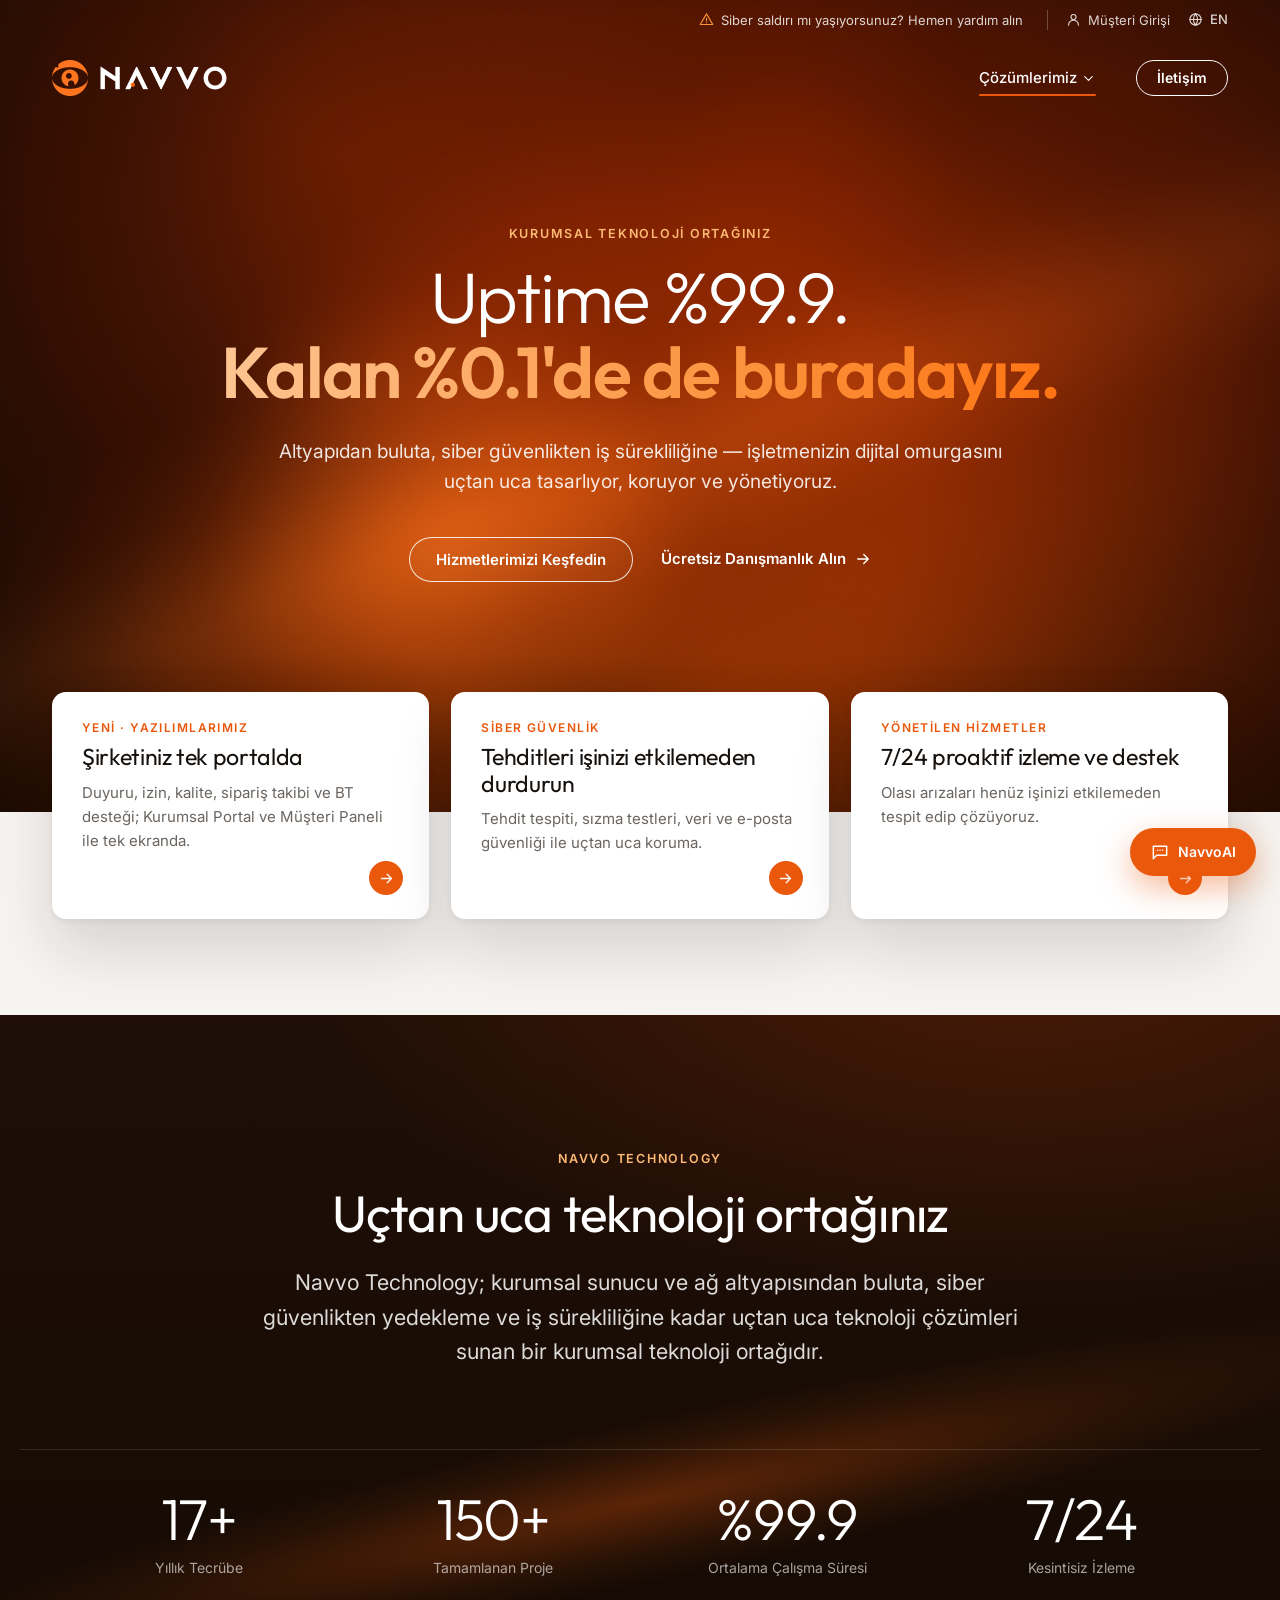
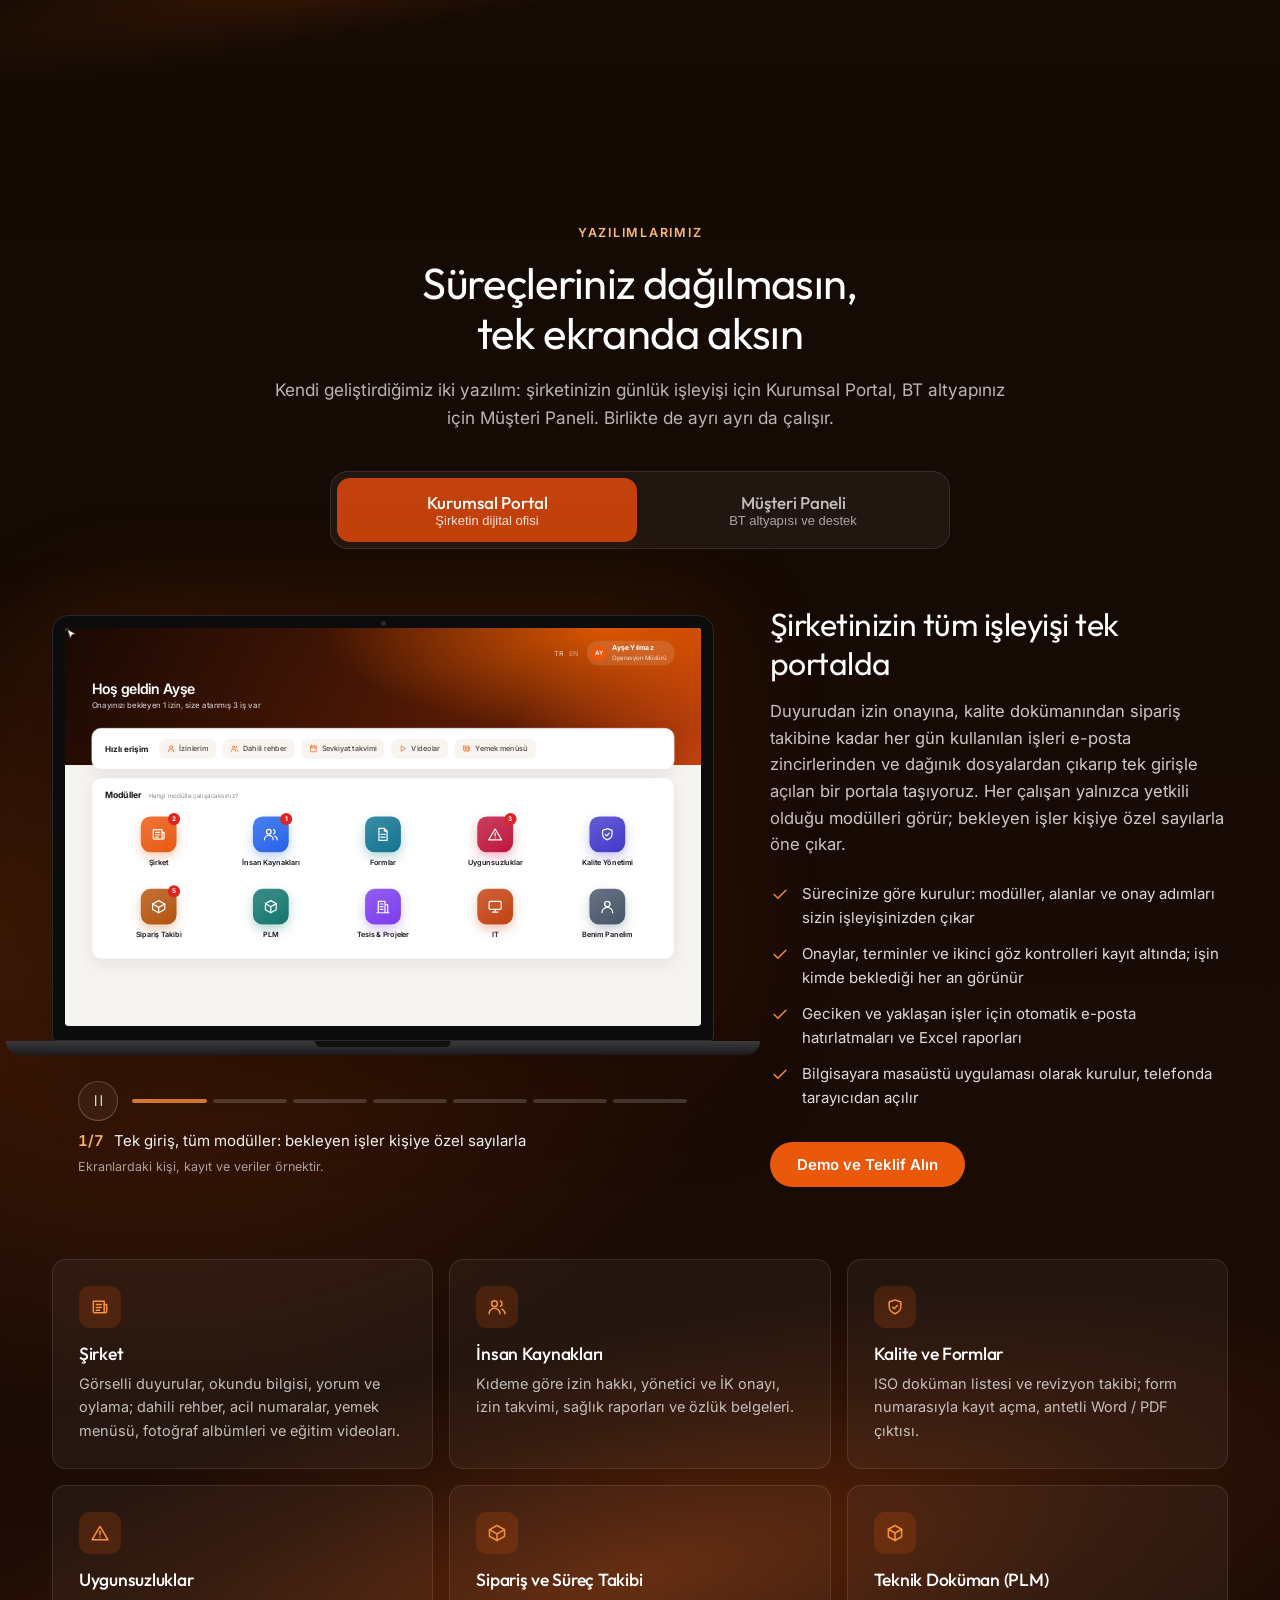
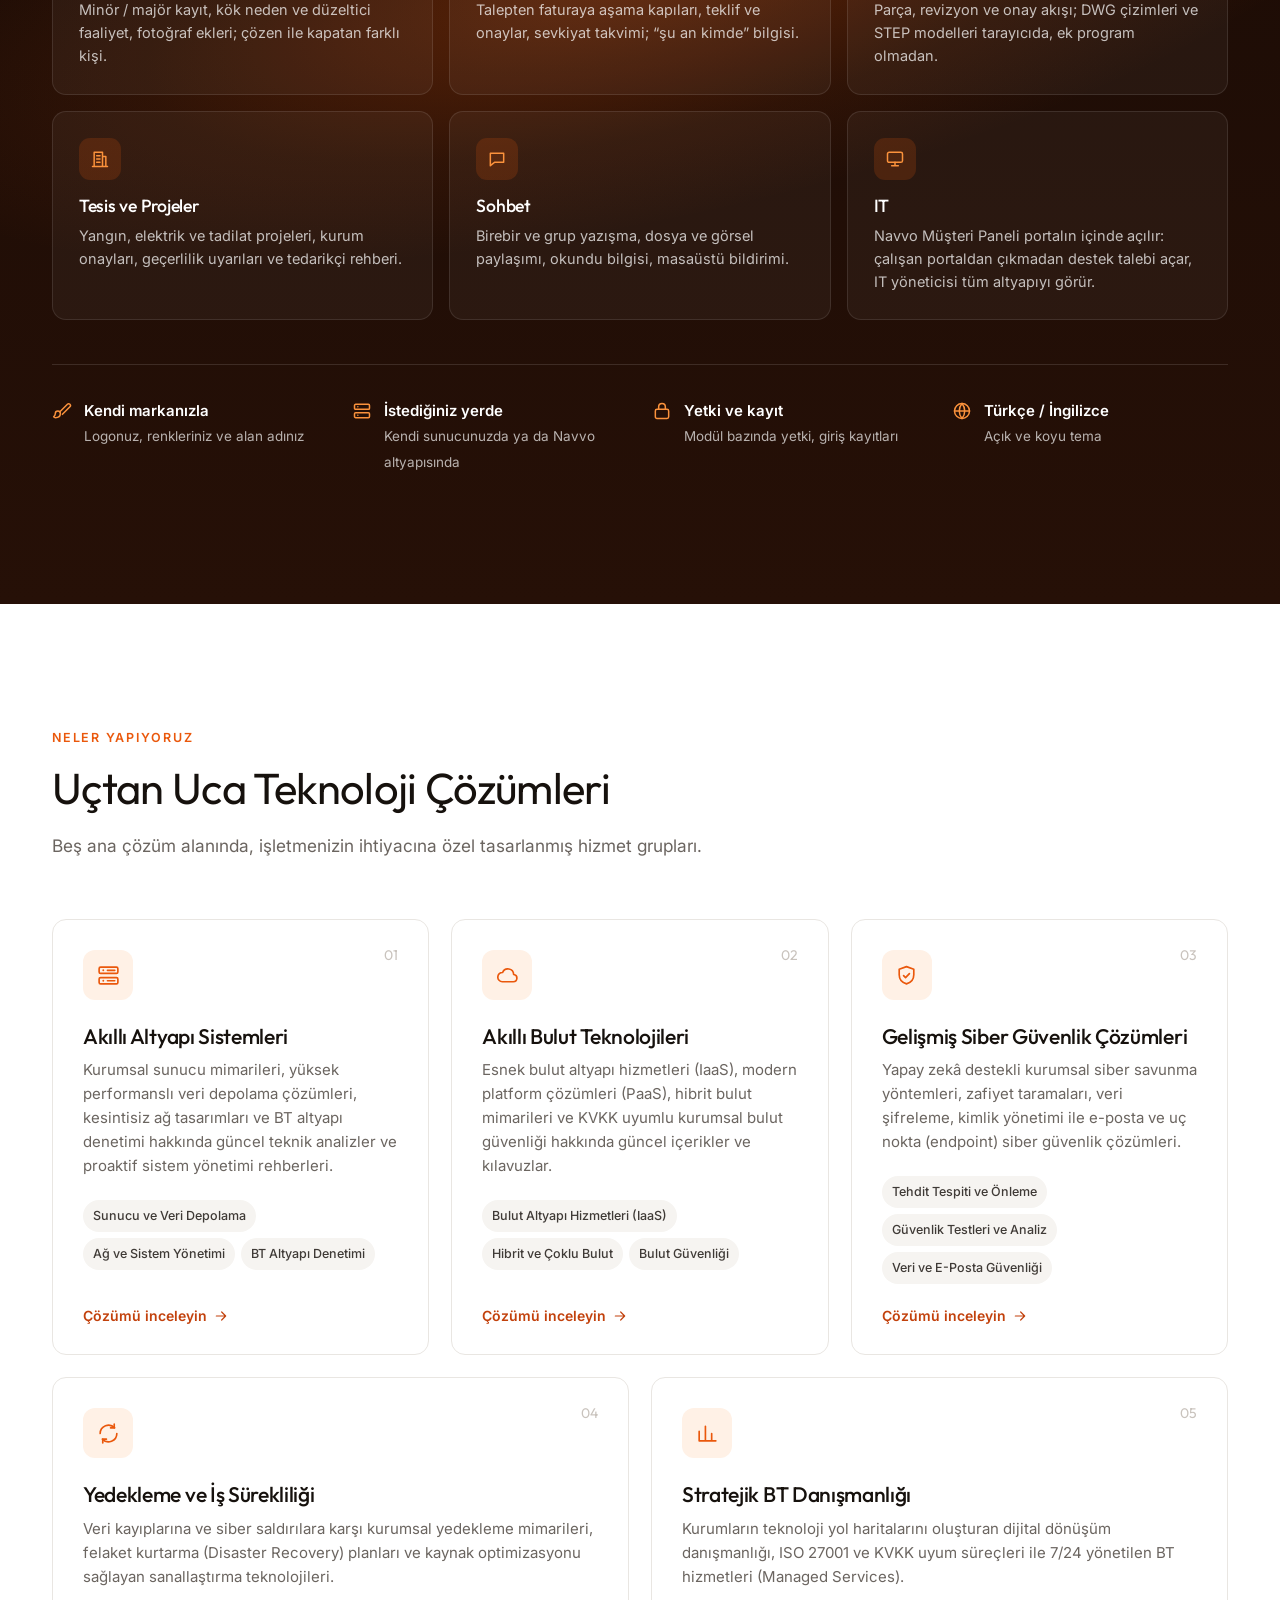
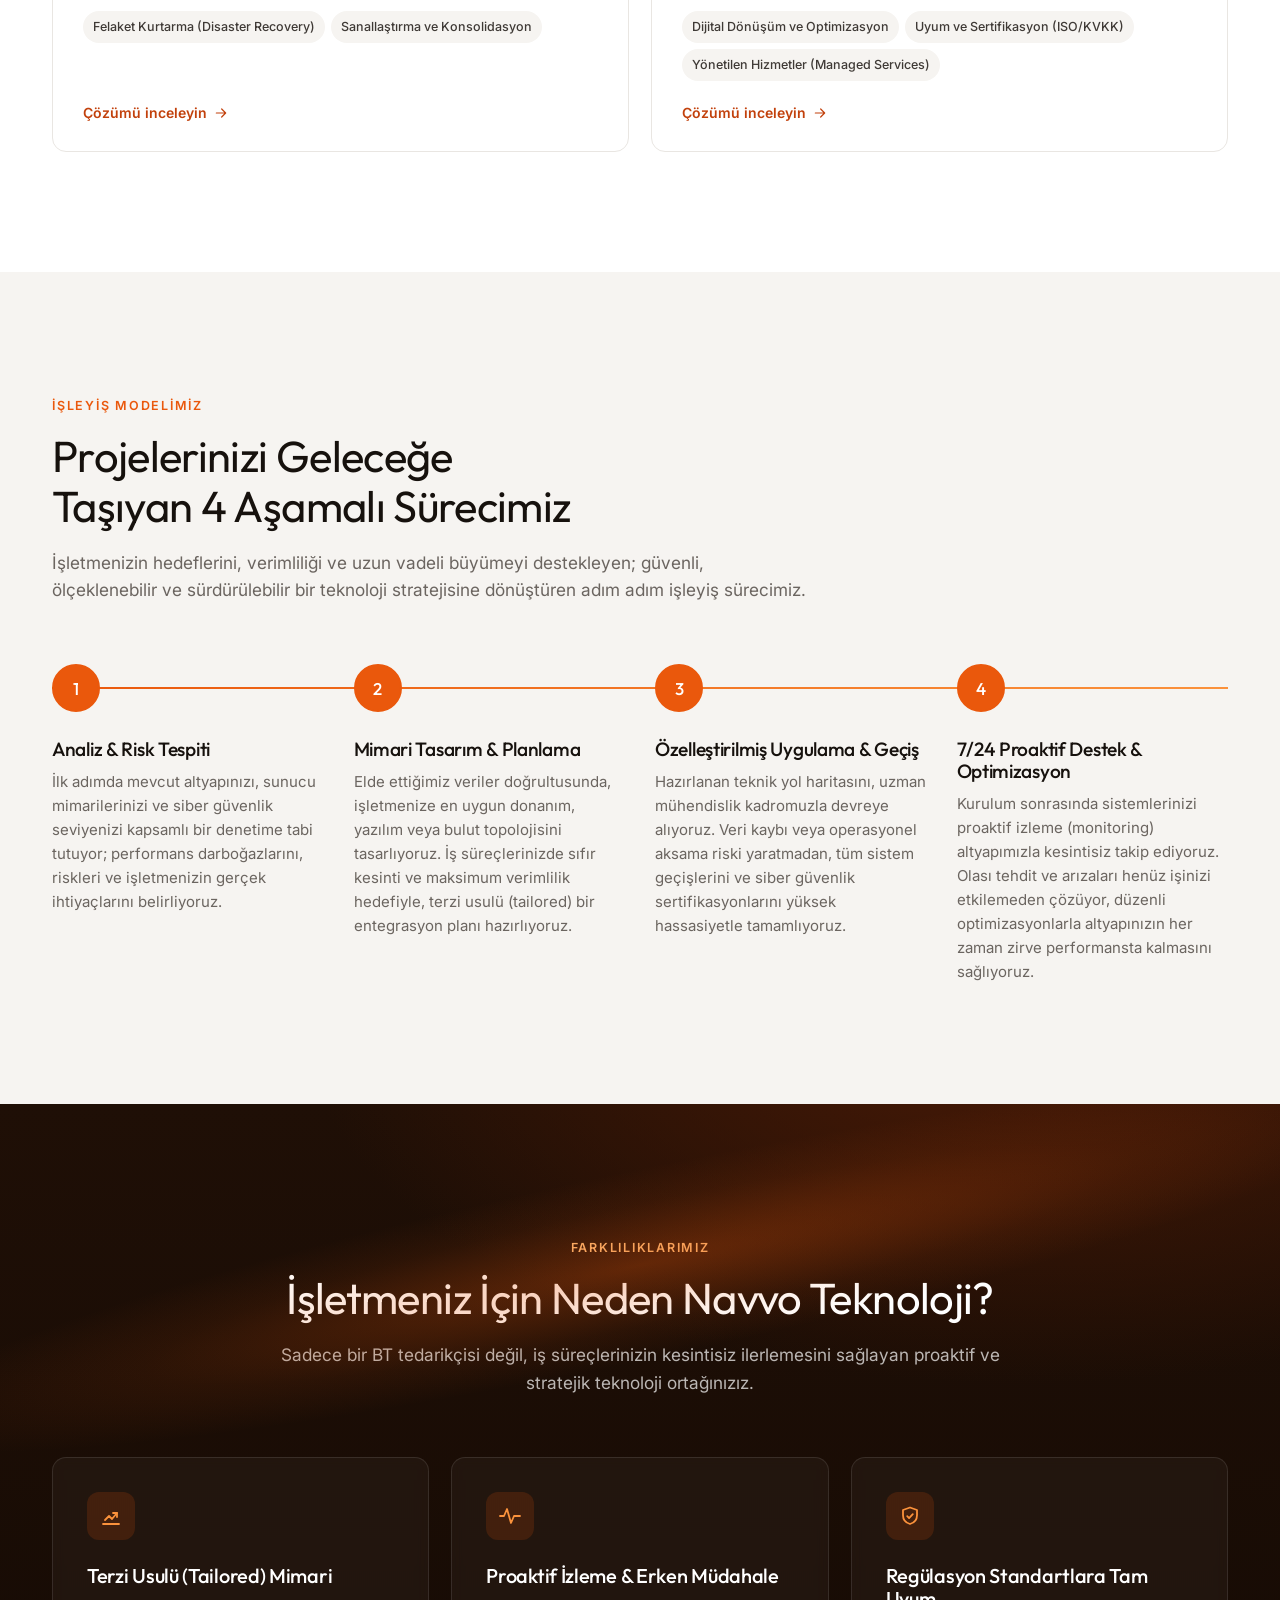
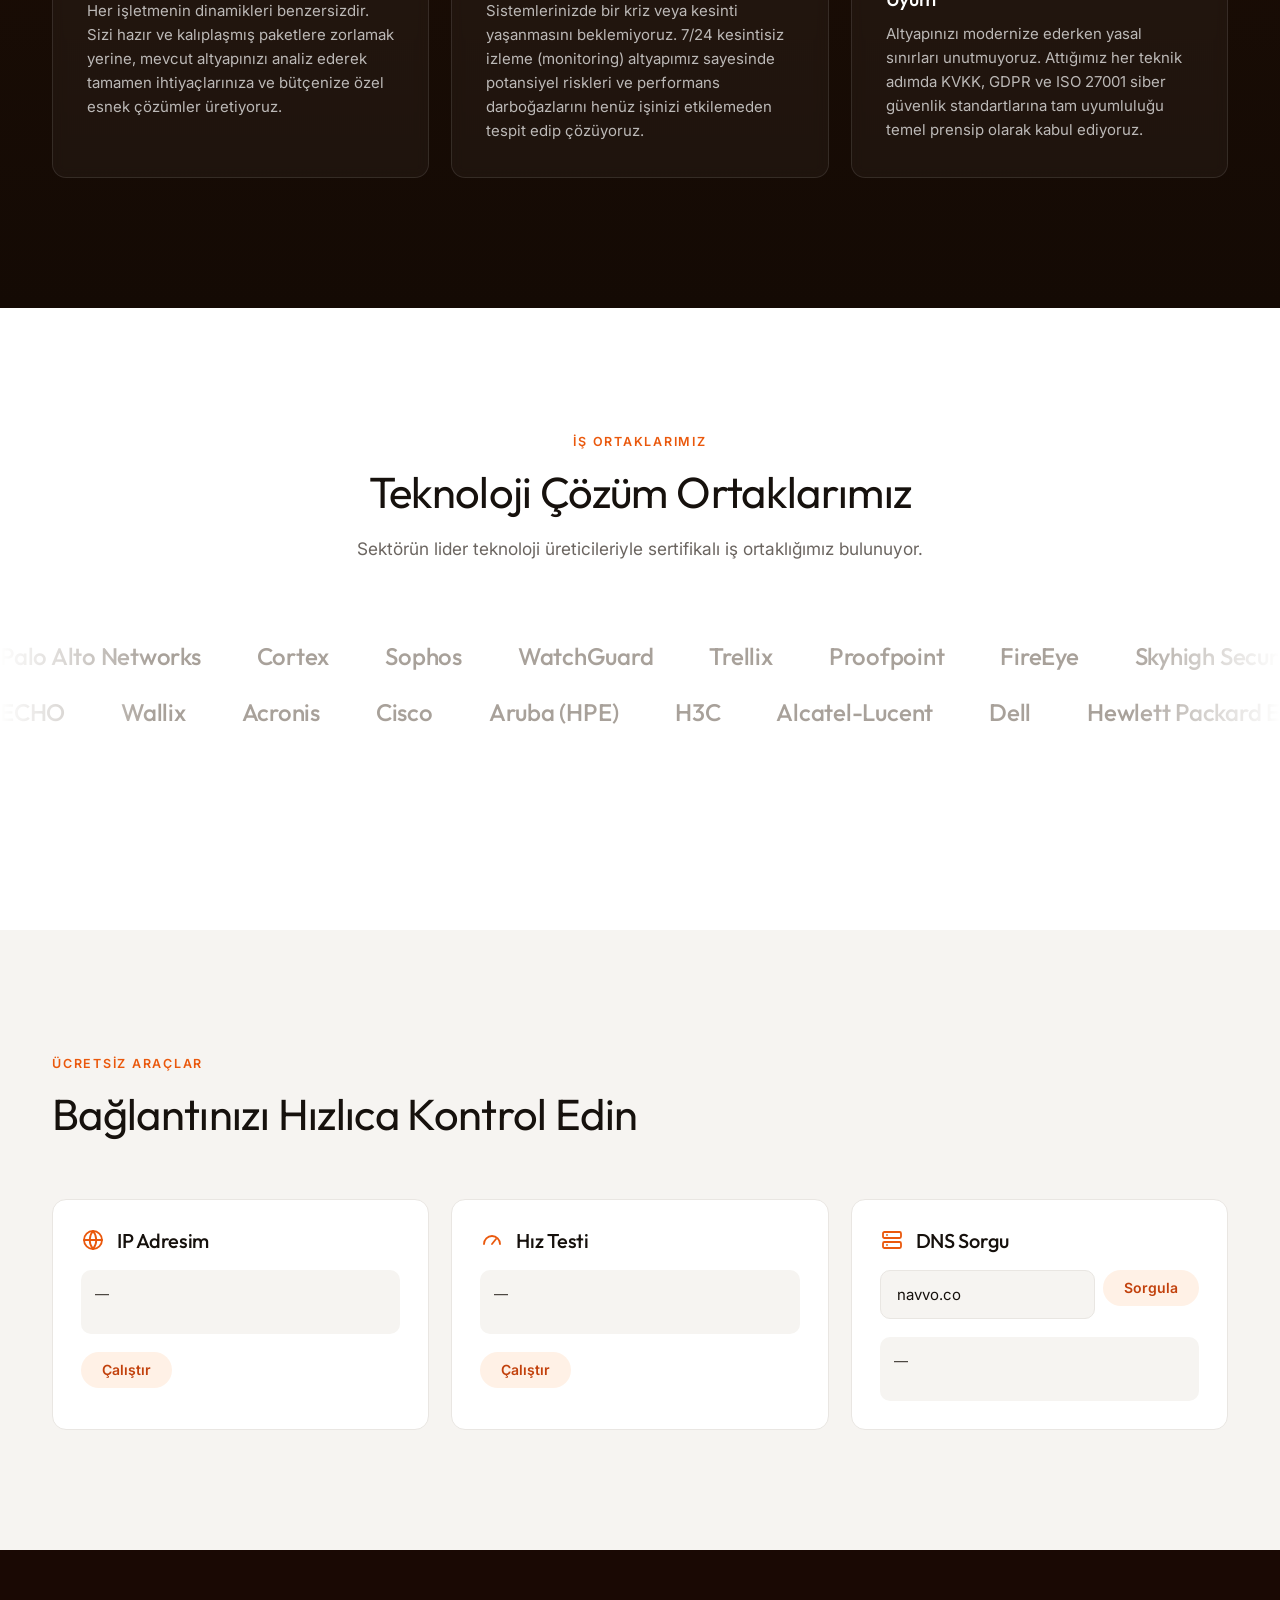
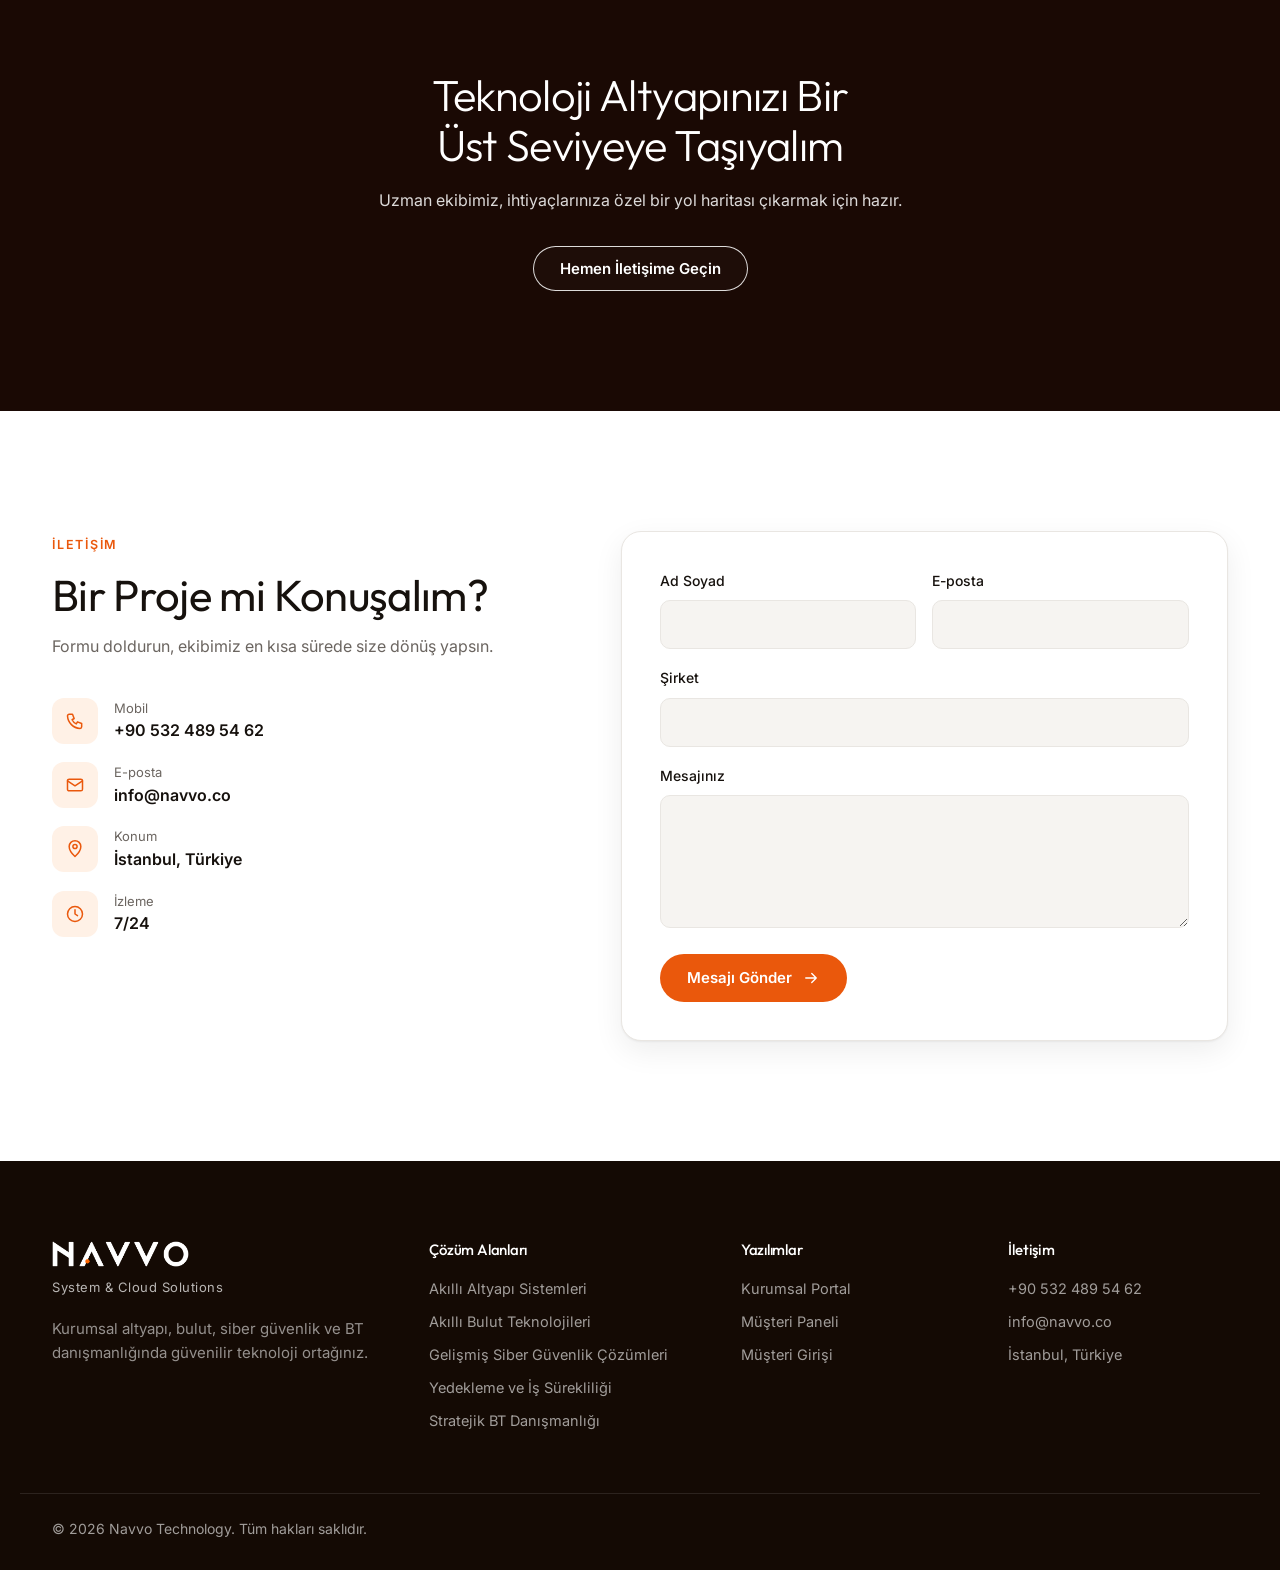
<file: index.html>
<!DOCTYPE html>
<html lang="tr">
<head>
<meta charset="UTF-8">
<meta name="viewport" content="width=device-width, initial-scale=1.0">
<title>Navvo Technology — Kurumsal Altyapı, Bulut ve Siber Güvenlik</title>
<meta name="description" content="Navvo Technology; kurumsal sunucu ve ağ altyapısı, bulut teknolojileri, siber güvenlik, yedekleme ve iş sürekliliği ile stratejik BT danışmanlığı alanlarında uçtan uca çözümler sunar.">
<meta name="theme-color" content="#1a0b04">
<link rel="icon" href="/favicon.ico?v=2" sizes="any">
<link rel="icon" href="assets/img/favicon-32.png?v=2" type="image/png" sizes="32x32">
<link rel="apple-touch-icon" href="assets/img/apple-touch-icon.png?v=2">
<link rel="preconnect" href="https://fonts.googleapis.com">
<link rel="preconnect" href="https://fonts.gstatic.com" crossorigin>
<link href="https://fonts.googleapis.com/css2?family=Inter:wght@400;500;600;700&family=Outfit:wght@300;400;500;600&display=swap" rel="stylesheet">
<link rel="stylesheet" href="assets/css/site.css?v=13">
</head>
<body data-page="home">

<div class="topbar">
  <div class="container topbar-inner">
    <a href="tel:+905324895462" class="topbar-alert"><svg viewBox="0 0 24 24" class="ico"><path d="M12 3 2 20h20Z"/><path d="M12 10v4M12 17h.01"/></svg><span data-i18n="top.alert">Siber saldırı mı yaşıyorsunuz? Hemen yardım alın</span></a>
    <div class="topbar-links">
      <a href="https://customer.navvo.co" class="topbar-link"><svg viewBox="0 0 24 24" class="ico"><circle cx="12" cy="8" r="4"/><path d="M4 21a8 8 0 0 1 16 0"/></svg><span data-i18n="top.login">Müşteri Girişi</span></a>
      <button class="topbar-link lang-btn" id="lang-toggle" type="button" aria-label="Dil / Language"><svg viewBox="0 0 24 24" class="ico"><circle cx="12" cy="12" r="9"/><path d="M3 12h18M12 3a14 14 0 0 1 0 18M12 3a14 14 0 0 0 0 18"/></svg><span id="lang-label">EN</span></button>
    </div>
  </div>
</div>

<header class="nav" id="nav">
  <div class="container nav-inner">
    <a href="index.html" class="brand" aria-label="Navvo Technology">
      <img src="assets/img/icon-mark.png" alt="" class="brand-icon" width="144" height="144">
      <img src="assets/img/logo-white.png" alt="Navvo" class="brand-logo logo-on-dark" width="507" height="96">
      <img src="assets/img/logo.png" alt="" class="brand-logo logo-on-light" width="507" height="96">
    </a>
    <nav class="nav-links" id="nav-links">
      <div class="nav-drop mega">
        <a href="#services" class="nav-drop-btn"><span data-i18n="nav.solutions">Çözümlerimiz</span><svg viewBox="0 0 24 24" class="ico chev"><path d="m6 9 6 6 6-6"/></svg></a>
        <div class="mega-menu" id="mega-menu"></div>
      </div>
    </nav>
    <div class="nav-actions">
      <a href="#contact" class="btn btn-outline btn-sm nav-cta" data-i18n="nav.contact">İletişim</a>
      <button class="nav-toggle" id="nav-toggle" type="button" aria-label="Menü"><span></span><span></span></button>
    </div>
  </div>
</header>

<main>
  <section class="hero" id="home">
    <canvas class="hero-canvas" id="hero-canvas" aria-hidden="true"></canvas>
    <div class="hero-grain" aria-hidden="true"></div>
    <div class="container hero-inner">
      <div class="eyebrow eyebrow-glow reveal" data-i18n="hero.eyebrow">Kurumsal Teknoloji Ortağınız</div>
      <h1 class="reveal" style="--d:1"><span data-i18n="hero.title1">Uptime %99.9.</span> <span data-i18n="hero.title2">Kalan %0.1'de de buradayız.</span></h1>
      <p class="hero-sub reveal" style="--d:2" data-i18n="hero.subtitle">Altyapıdan buluta, siber güvenlikten iş sürekliliğine — işletmenizin dijital omurgasını uçtan uca tasarlıyor, koruyor ve yönetiyoruz.</p>
      <div class="hero-actions reveal" style="--d:3">
        <a href="#services" class="btn btn-outline-light" data-i18n="hero.cta1">Hizmetlerimizi Keşfedin</a>
        <a href="#contact" class="link-arrow light"><span data-i18n="hero.cta2">Ücretsiz Danışmanlık Alın</span> <svg viewBox="0 0 24 24" class="ico"><path d="M5 12h14M13 6l6 6-6 6"/></svg></a>
      </div>
    </div>
  </section>

  <section class="spotlight">
    <div class="container spot-grid">
      <a href="#portal" class="spot reveal">
        <span class="spot-tag" data-i18n="spot.1.tag">Yeni · Yazılımlarımız</span>
        <h3 data-i18n="spot.1.title">Şirketiniz tek portalda</h3>
        <p data-i18n="spot.1.desc">Duyuru, izin, kalite, sipariş takibi ve BT desteği; Kurumsal Portal ve Müşteri Paneli ile tek ekranda.</p>
        <span class="spot-go"><svg viewBox="0 0 24 24" class="ico"><path d="M5 12h14M13 6l6 6-6 6"/></svg></span>
      </a>
      <a href="#services" class="spot reveal" style="--d:1">
        <span class="spot-tag" data-i18n="spot.2.tag">Siber Güvenlik</span>
        <h3 data-i18n="spot.2.title">Tehditleri işinizi etkilemeden durdurun</h3>
        <p data-i18n="spot.2.desc">Tehdit tespiti, sızma testleri, veri ve e-posta güvenliği ile uçtan uca koruma.</p>
        <span class="spot-go"><svg viewBox="0 0 24 24" class="ico"><path d="M5 12h14M13 6l6 6-6 6"/></svg></span>
      </a>
      <a href="#process" class="spot reveal" style="--d:2">
        <span class="spot-tag" data-i18n="spot.3.tag">Yönetilen Hizmetler</span>
        <h3 data-i18n="spot.3.title">7/24 proaktif izleme ve destek</h3>
        <p data-i18n="spot.3.desc">Olası arızaları henüz işinizi etkilemeden tespit edip çözüyoruz.</p>
        <span class="spot-go"><svg viewBox="0 0 24 24" class="ico"><path d="M5 12h14M13 6l6 6-6 6"/></svg></span>
      </a>
    </div>
  </section>

  <section class="dark-band about" id="about">
    <div class="streak" aria-hidden="true"></div>
    <div class="container narrow center">
      <div class="eyebrow eyebrow-glow reveal" data-i18n="about.eyebrow">Navvo Technology</div>
      <h2 class="reveal" data-i18n="about.title">Uçtan uca teknoloji ortağınız</h2>
      <p class="lead reveal" style="--d:1" data-i18n="about.body">Navvo Technology; kurumsal sunucu ve ağ altyapısından buluta, siber güvenlikten yedekleme ve iş sürekliliğine kadar uçtan uca teknoloji çözümleri sunan bir kurumsal teknoloji ortağıdır.</p>
    </div>
    <div class="container stats-grid">
      <div class="stat reveal"><div class="stat-num"><span data-count="17">17</span>+</div><div class="stat-label" data-i18n="stats.years">Yıllık Tecrübe</div></div>
      <div class="stat reveal" style="--d:1"><div class="stat-num"><span data-count="150">150</span>+</div><div class="stat-label" data-i18n="stats.projects">Tamamlanan Proje</div></div>
      <div class="stat reveal" style="--d:2"><div class="stat-num">%<span data-count="99.9" data-dec="1">99.9</span></div><div class="stat-label" data-i18n="stats.uptime">Ortalama Çalışma Süresi</div></div>
      <div class="stat reveal" style="--d:3"><div class="stat-num">7/24</div><div class="stat-label" data-i18n="stats.support">Kesintisiz İzleme</div></div>
    </div>
  </section>

  <section class="dark-band portal" id="portal">
    <div class="streak" aria-hidden="true"></div>
    <div class="container">
      <div class="section-head center reveal">
        <div class="eyebrow eyebrow-glow" data-i18n="software.eyebrow">Yazılımlarımız</div>
        <h2 data-i18n="software.title">Süreçleriniz dağılmasın, tek ekranda aksın</h2>
        <p data-i18n="software.subtitle">Kendi geliştirdiğimiz iki yazılım: şirketinizin günlük işleyişi için Kurumsal Portal, BT altyapınız için Müşteri Paneli. Birlikte de ayrı ayrı da çalışır.</p>
      </div>
      <div class="sw-tabs reveal" id="sw-tabs" role="tablist">
        <button type="button" role="tab" id="kurumsal-portal" data-p="portal" aria-controls="sw-stage" aria-selected="true"><b data-i18n="nav.portal">Kurumsal Portal</b><small data-i18n="nav.portalDesc">Şirketin dijital ofisi</small></button>
        <button type="button" role="tab" id="musteri-paneli" data-p="panel" aria-controls="sw-stage" aria-selected="false"><b data-i18n="nav.product">Müşteri Paneli</b><small data-i18n="nav.productDesc">BT altyapısı ve destek</small></button>
      </div>
      <div class="portal-grid" id="sw-stage" role="tabpanel">
        <div class="sw-demo">
          <div class="laptop">
            <div class="laptop-screen"><div class="demo-fit" id="demo-fit" aria-hidden="true"><div class="demo" id="demo"></div></div></div>
            <div class="laptop-base"></div>
          </div>
          <div class="demo-bar">
            <button type="button" id="demo-play" aria-label="Duraklat"></button>
            <div class="demo-chapters" id="demo-chapters"></div>
          </div>
          <p class="demo-cap" id="demo-cap"></p>
          <p class="demo-note" id="demo-note"></p>
        </div>
        <div class="portal-copy" id="sw-copy"></div>
      </div>
      <div class="sw-mods" id="sw-mods"></div>
      <div class="sw-base" id="sw-base"></div>
    </div>
  </section>

  <section class="section services" id="services">
    <div class="container">
      <div class="section-head reveal">
        <div class="eyebrow" data-i18n="services.eyebrow">Neler Yapıyoruz</div>
        <h2 data-i18n="services.title">Uçtan Uca Teknoloji Çözümleri</h2>
        <p data-i18n="services.subtitle">Beş ana çözüm alanında, işletmenizin ihtiyacına özel tasarlanmış hizmet grupları.</p>
      </div>
      <div class="svc-grid" id="svc-grid"></div>
    </div>
  </section>

  <section class="section process" id="process">
    <div class="container">
      <div class="section-head reveal">
        <div class="eyebrow" data-i18n="process.eyebrow">İşleyiş Modelimiz</div>
        <h2 data-i18n="process.title">Projelerinizi Geleceğe Taşıyan 4 Aşamalı Sürecimiz</h2>
        <p data-i18n="process.subtitle">İşletmenizin hedeflerini, verimliliği ve uzun vadeli büyümeyi destekleyen; güvenli, ölçeklenebilir ve sürdürülebilir bir teknoloji stratejisine dönüştüren adım adım işleyiş sürecimiz.</p>
      </div>
      <div class="timeline" id="timeline"></div>
    </div>
  </section>

  <section class="dark-band why" id="why">
    <div class="streak streak-2" aria-hidden="true"></div>
    <div class="container">
      <div class="section-head center reveal">
        <div class="eyebrow eyebrow-glow" data-i18n="why.eyebrow">Farklılıklarımız</div>
        <h2 data-i18n="why.title">İşletmeniz İçin Neden Navvo Teknoloji?</h2>
        <p data-i18n="why.subtitle">Sadece bir BT tedarikçisi değil, iş süreçlerinizin kesintisiz ilerlemesini sağlayan proaktif ve stratejik teknoloji ortağınızız.</p>
      </div>
      <div class="why-grid" id="why-grid"></div>
    </div>
  </section>

  <section class="section logos" id="partners">
    <div class="container">
      <div class="section-head center reveal">
        <div class="eyebrow" data-i18n="partners.eyebrow">İş Ortaklarımız</div>
        <h2 data-i18n="partners.title">Teknoloji Çözüm Ortaklarımız</h2>
        <p data-i18n="partners.subtitle">Sektörün lider teknoloji üreticileriyle sertifikalı iş ortaklığımız bulunuyor.</p>
      </div>
    </div>
    <div class="marquee reveal" id="partners-marquee"></div>
  </section>

  <section class="section tools" id="tools">
    <div class="container">
      <div class="section-head reveal">
        <div class="eyebrow" data-i18n="tools.eyebrow">Ücretsiz Araçlar</div>
        <h2 data-i18n="tools.title">Bağlantınızı Hızlıca Kontrol Edin</h2>
      </div>
      <div class="tool-grid">
        <div class="tool reveal">
          <div class="tool-head"><svg viewBox="0 0 24 24" class="ico"><circle cx="12" cy="12" r="9"/><path d="M3 12h18M12 3a14 14 0 0 1 0 18M12 3a14 14 0 0 0 0 18"/></svg><h3 data-i18n="tools.ip">IP Adresim</h3></div>
          <div class="tool-out" id="out-ip">—</div>
          <button class="btn btn-soft btn-sm" data-tool="ip" data-i18n="tools.run">Çalıştır</button>
        </div>
        <div class="tool reveal" style="--d:1">
          <div class="tool-head"><svg viewBox="0 0 24 24" class="ico"><path d="M4 16a8 8 0 1 1 16 0"/><path d="M12 16l4-5"/></svg><h3 data-i18n="tools.speed">Hız Testi</h3></div>
          <div class="tool-out" id="out-speed">—</div>
          <button class="btn btn-soft btn-sm" data-tool="speed" data-i18n="tools.run">Çalıştır</button>
        </div>
        <div class="tool reveal" style="--d:2">
          <div class="tool-head"><svg viewBox="0 0 24 24" class="ico"><rect x="3" y="4" width="18" height="6" rx="1.4"/><rect x="3" y="14" width="18" height="6" rx="1.4"/><path d="M7 7h.01M7 17h.01"/></svg><h3 data-i18n="tools.dns">DNS Sorgu</h3></div>
          <form class="tool-form" id="dns-form"><input id="dns-input" value="navvo.co" aria-label="Domain" autocomplete="off" spellcheck="false"><button class="btn btn-soft btn-sm" type="submit" data-i18n="tools.query">Sorgula</button></form>
          <div class="tool-out" id="out-dns">—</div>
        </div>
      </div>
    </div>
  </section>

  <section class="cta-band">
    <canvas class="cta-canvas" id="cta-canvas" aria-hidden="true"></canvas>
    <div class="container cta-inner reveal">
      <h2 data-i18n="cta.title">Teknoloji Altyapınızı Bir Üst Seviyeye Taşıyalım</h2>
      <p data-i18n="cta.subtitle">Uzman ekibimiz, ihtiyaçlarınıza özel bir yol haritası çıkarmak için hazır.</p>
      <a href="#contact" class="btn btn-outline-light" data-i18n="cta.button">Hemen İletişime Geçin</a>
    </div>
  </section>

  <section class="section contact" id="contact">
    <div class="container contact-grid">
      <div class="reveal">
        <div class="eyebrow" data-i18n="contact.eyebrow">İletişim</div>
        <h2 data-i18n="contact.title">Bir Proje mi Konuşalım?</h2>
        <p class="muted" data-i18n="contact.subtitle">Formu doldurun, ekibimiz en kısa sürede size dönüş yapsın.</p>
        <ul class="contact-list">
          <li><span class="ci"><svg viewBox="0 0 24 24" class="ico"><path d="M5 4h4l2 5-2.5 1.5a11 11 0 0 0 5 5L15 13l5 2v4a2 2 0 0 1-2 2A16 16 0 0 1 3 6a2 2 0 0 1 2-2"/></svg></span><div><small data-i18n="contact.phone">Mobil</small><a href="tel:+905324895462">+90 532 489 54 62</a></div></li>
          <li><span class="ci"><svg viewBox="0 0 24 24" class="ico"><rect x="3" y="5" width="18" height="14" rx="2"/><path d="m3 7 9 6 9-6"/></svg></span><div><small data-i18n="contact.info.email">E-posta</small><a href="mailto:info@navvo.co">info@navvo.co</a></div></li>
          <li><span class="ci"><svg viewBox="0 0 24 24" class="ico"><path d="M12 21s-7-6.2-7-12a7 7 0 0 1 14 0c0 5.8-7 12-7 12Z"/><circle cx="12" cy="9" r="2.5"/></svg></span><div><small data-i18n="contact.info.location">Konum</small><span data-i18n="contact.info.locationValue">İstanbul, Türkiye</span></div></li>
          <li><span class="ci"><svg viewBox="0 0 24 24" class="ico"><circle cx="12" cy="12" r="9"/><path d="M12 7v5l3 2"/></svg></span><div><small data-i18n="contact.monitor">İzleme</small><span>7/24</span></div></li>
        </ul>
      </div>
      <form class="contact-form reveal" style="--d:1" id="contact-form">
        <div class="row2">
          <label><span data-i18n="contact.name">Ad Soyad</span><input name="name" required></label>
          <label><span data-i18n="contact.email">E-posta</span><input name="email" type="email" required></label>
        </div>
        <label><span data-i18n="contact.company">Şirket</span><input name="company"></label>
        <label><span data-i18n="contact.message">Mesajınız</span><textarea name="message" rows="5" required></textarea></label>
        <button class="btn btn-primary" type="submit"><span data-i18n="contact.send">Mesajı Gönder</span> <svg viewBox="0 0 24 24" class="ico"><path d="M5 12h14M13 6l6 6-6 6"/></svg></button>
      </form>
    </div>
  </section>
</main>

<footer class="footer">
  <div class="container footer-grid">
    <div>
      <a href="index.html" class="brand brand-foot"><img src="assets/img/logo-white.png" alt="Navvo" class="brand-logo" width="507" height="96"><span class="brand-tag">System &amp; Cloud Solutions</span></a>
      <p class="muted" data-i18n="footer.tagline">Kurumsal altyapı, bulut, siber güvenlik ve BT danışmanlığında güvenilir teknoloji ortağınız.</p>
    </div>
    <div>
      <h4 data-i18n="footer.categoriesTitle">Çözüm Alanları</h4>
      <ul class="footer-links" id="footer-cats"></ul>
    </div>
    <div>
      <h4 data-i18n="footer.productTitle">Yazılımlar</h4>
      <ul class="footer-links">
        <li><a href="index.html#kurumsal-portal" data-i18n="nav.portal">Kurumsal Portal</a></li>
        <li><a href="index.html#musteri-paneli" data-i18n="nav.product">Müşteri Paneli</a></li>
        <li><a href="https://customer.navvo.co" data-i18n="top.login">Müşteri Girişi</a></li>
      </ul>
    </div>
    <div>
      <h4 data-i18n="footer.contactTitle">İletişim</h4>
      <ul class="footer-links">
        <li><a href="tel:+905324895462">+90 532 489 54 62</a></li>
        <li><a href="mailto:info@navvo.co">info@navvo.co</a></li>
        <li><span data-i18n="contact.info.locationValue">İstanbul, Türkiye</span></li>
      </ul>
    </div>
  </div>
  <div class="container footer-bottom">
    <span>© <span id="year">2026</span> Navvo Technology. <span data-i18n="footer.rights">Tüm hakları saklıdır.</span></span>
  </div>
</footer>

<button class="ai-fab" id="ai-fab" type="button" aria-label="NavvoAI">
  <svg viewBox="0 0 24 24" class="ico"><path d="M4 5h16v11H8l-4 4Z"/><path d="M9 10h.01M12 10h.01M15 10h.01"/></svg>
  <span>NavvoAI</span>
</button>
<div class="ai-panel" id="ai-panel" role="dialog" aria-label="NavvoAI">
  <div class="ai-head"><div><b>NavvoAI</b><small data-i18n="ai.sub">Genel teknik sorularınız için</small></div><button type="button" id="ai-close" aria-label="Kapat">×</button></div>
  <div class="ai-body" id="ai-body"></div>
  <form class="ai-form" id="ai-form"><input id="ai-input" autocomplete="off" data-i18n-ph="ai.ph" placeholder="Sorunuzu yazın..."><button type="submit" aria-label="Gönder"><svg viewBox="0 0 24 24" class="ico"><path d="M5 12h14M13 6l6 6-6 6"/></svg></button></form>
</div>

<div class="toast" id="toast"></div>

<script src="assets/js/data.js?v=13"></script>
<script src="assets/js/site.js?v=13"></script>
<script src="assets/js/software.js?v=13"></script>
</body>
</html>
</file>
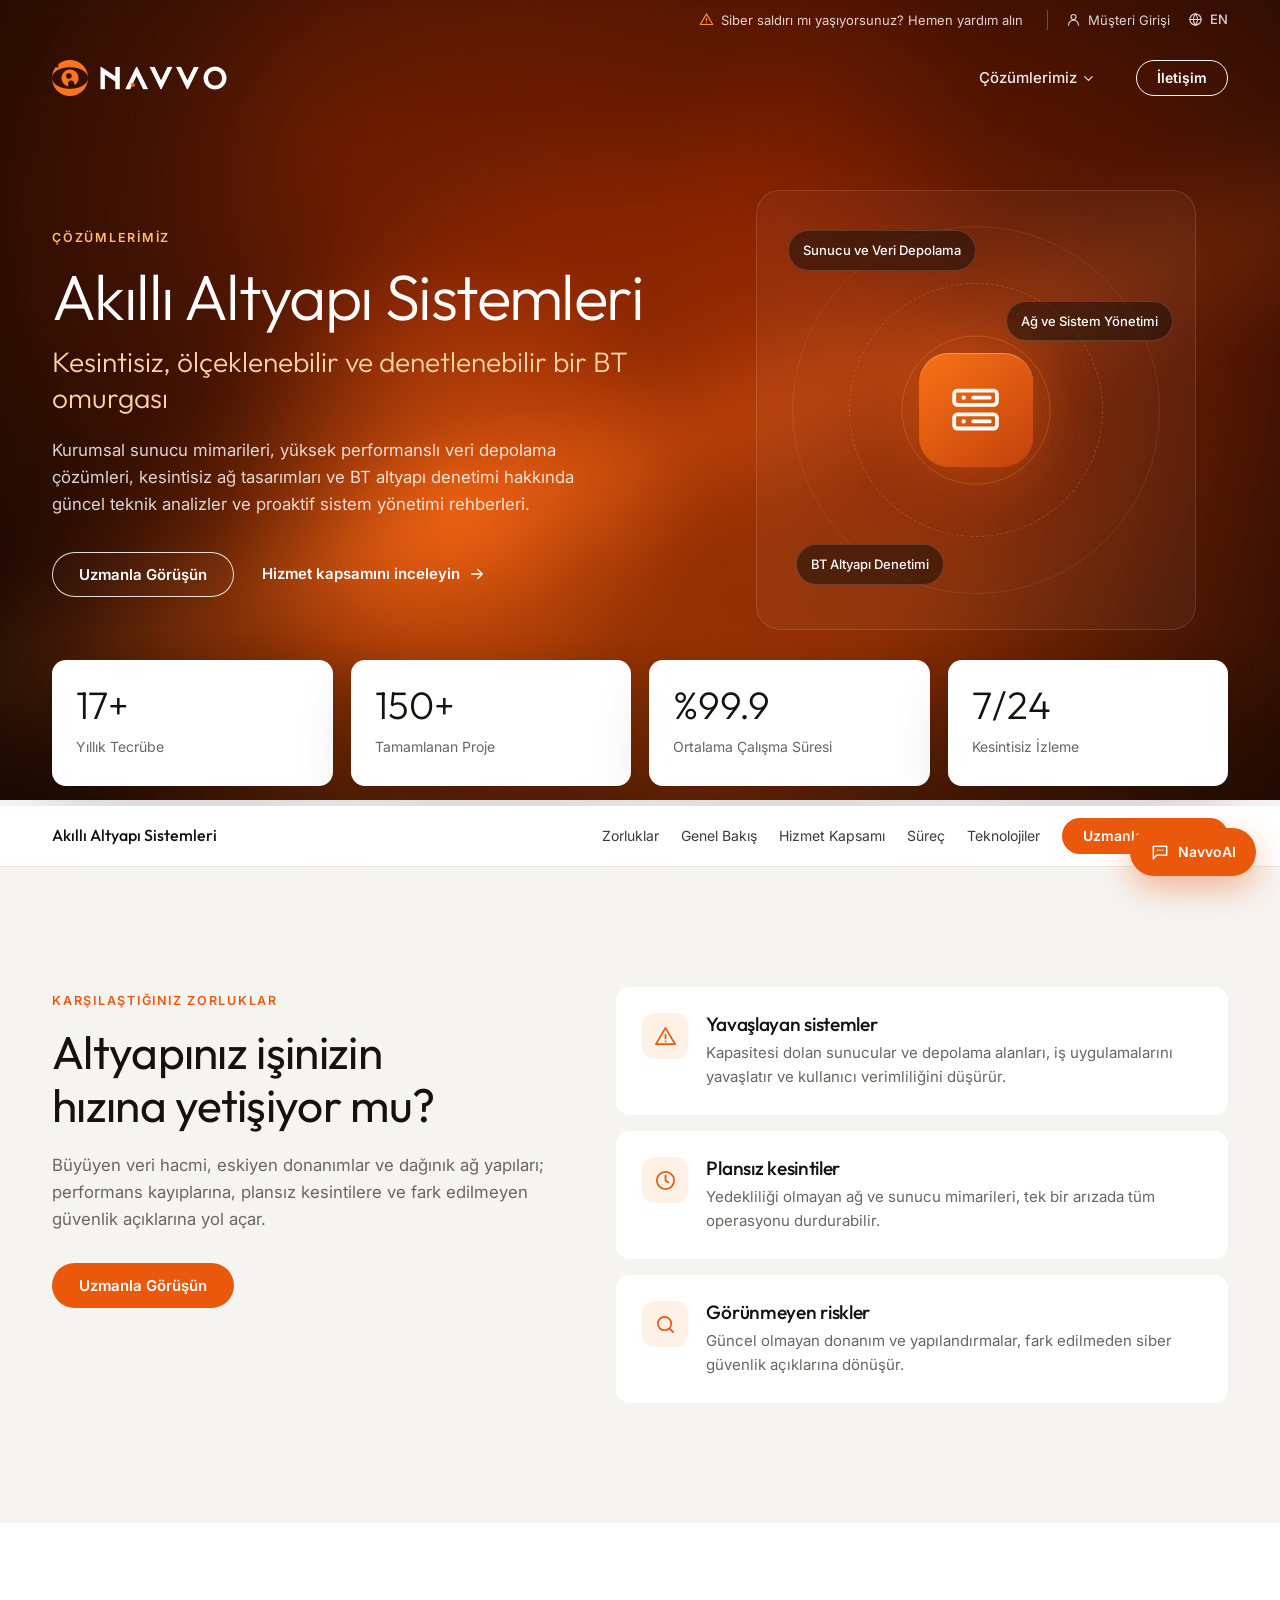
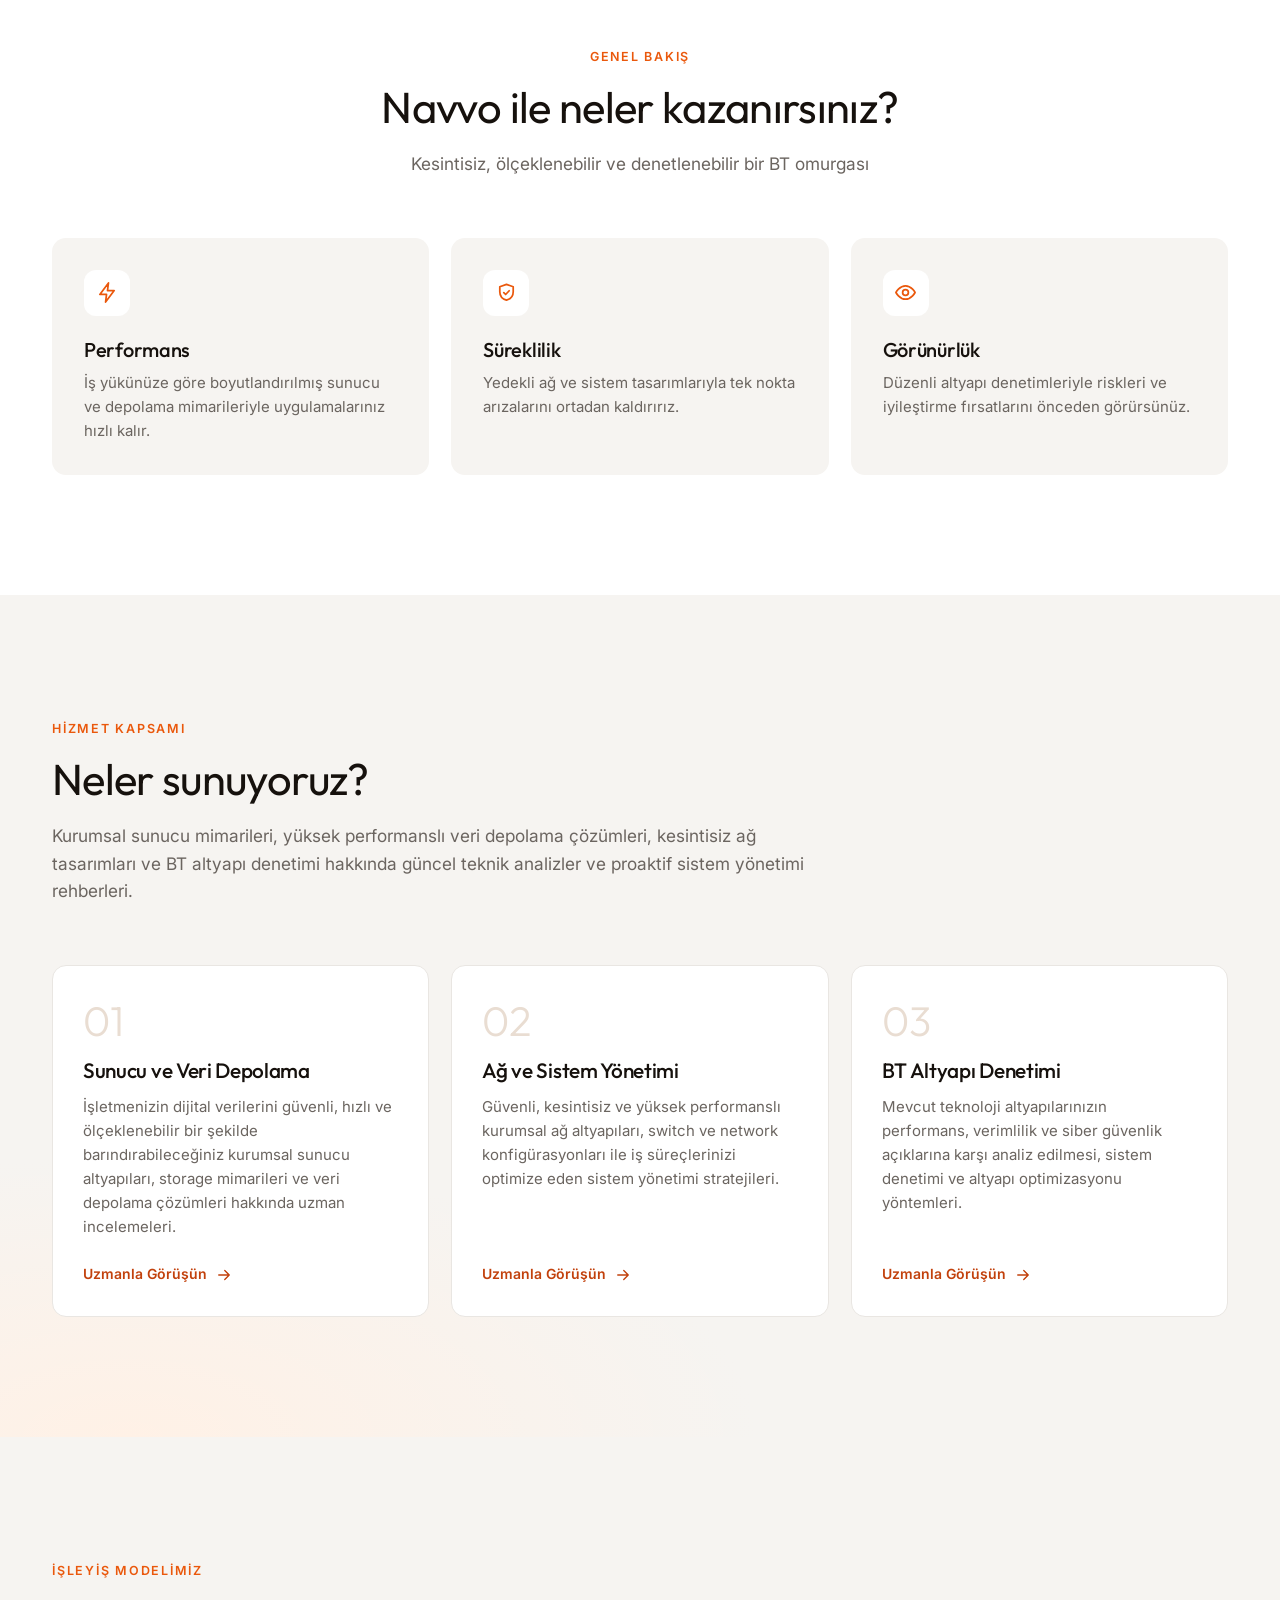
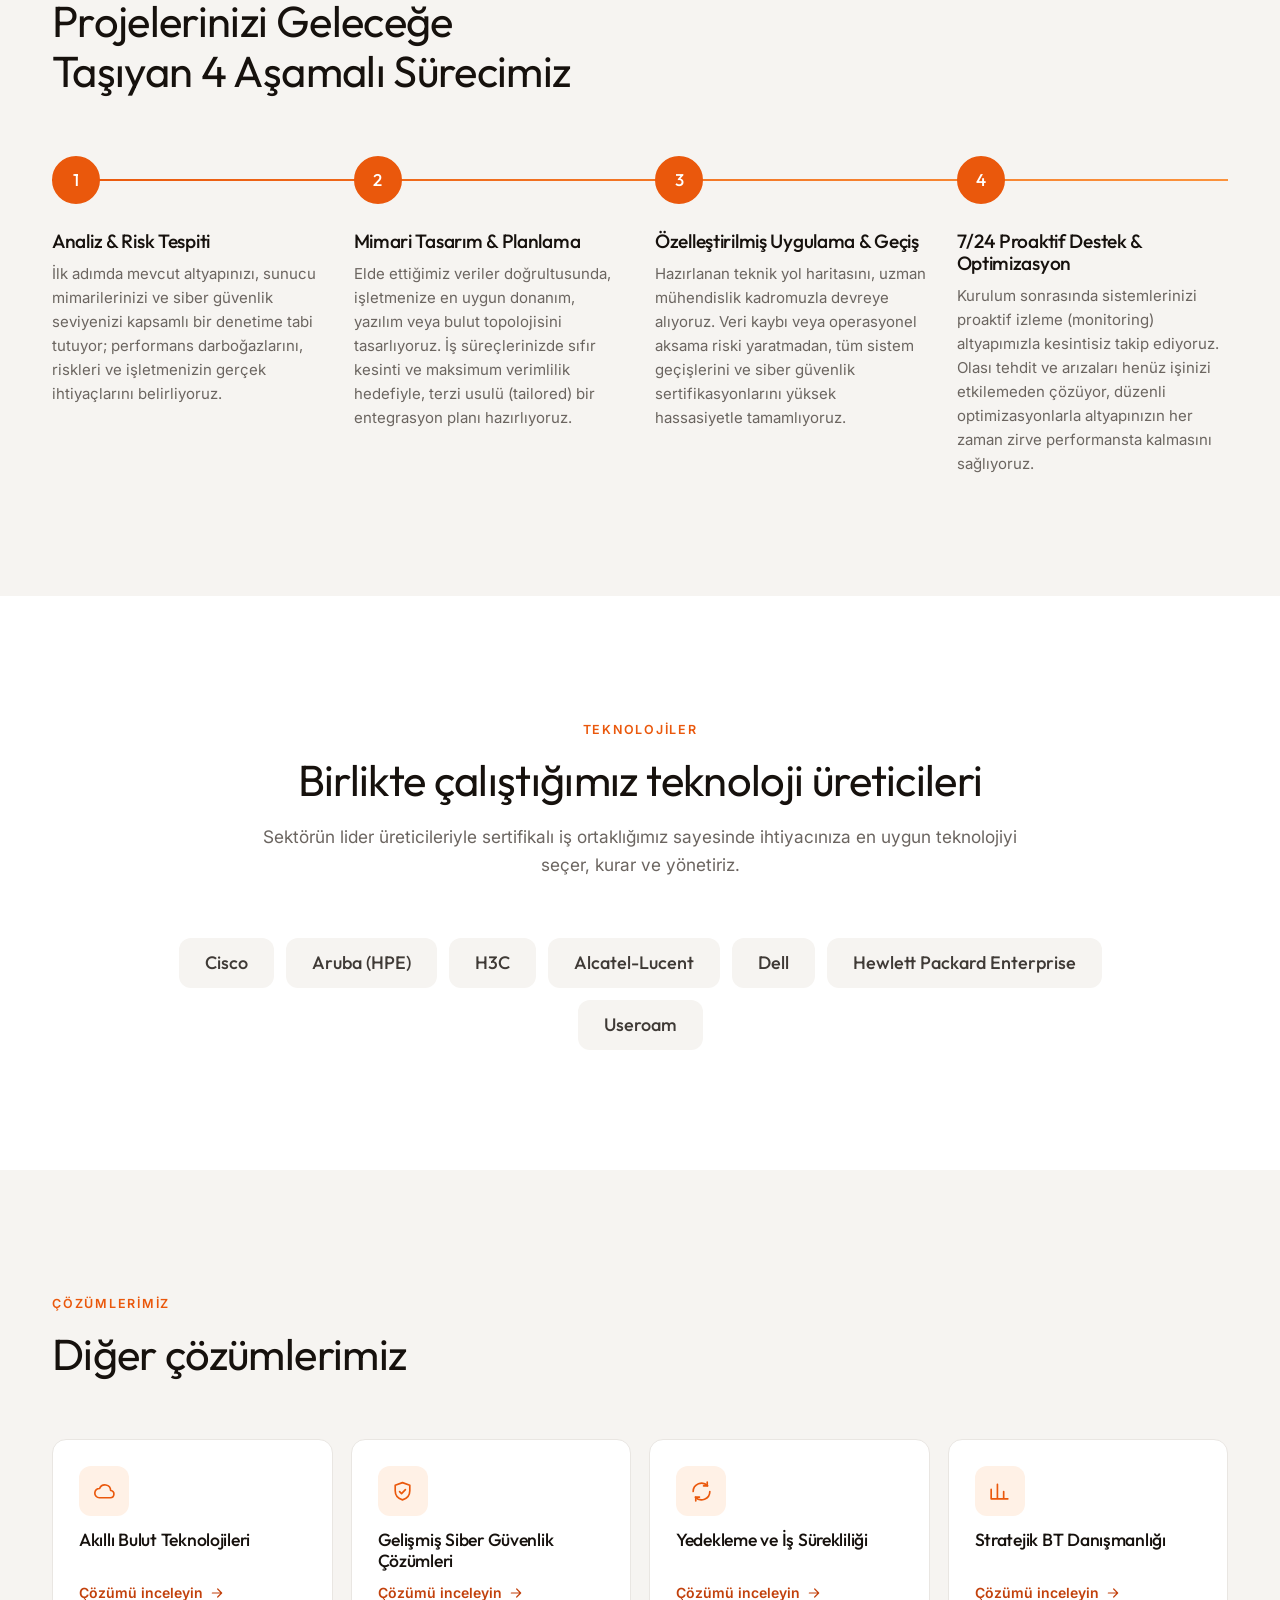
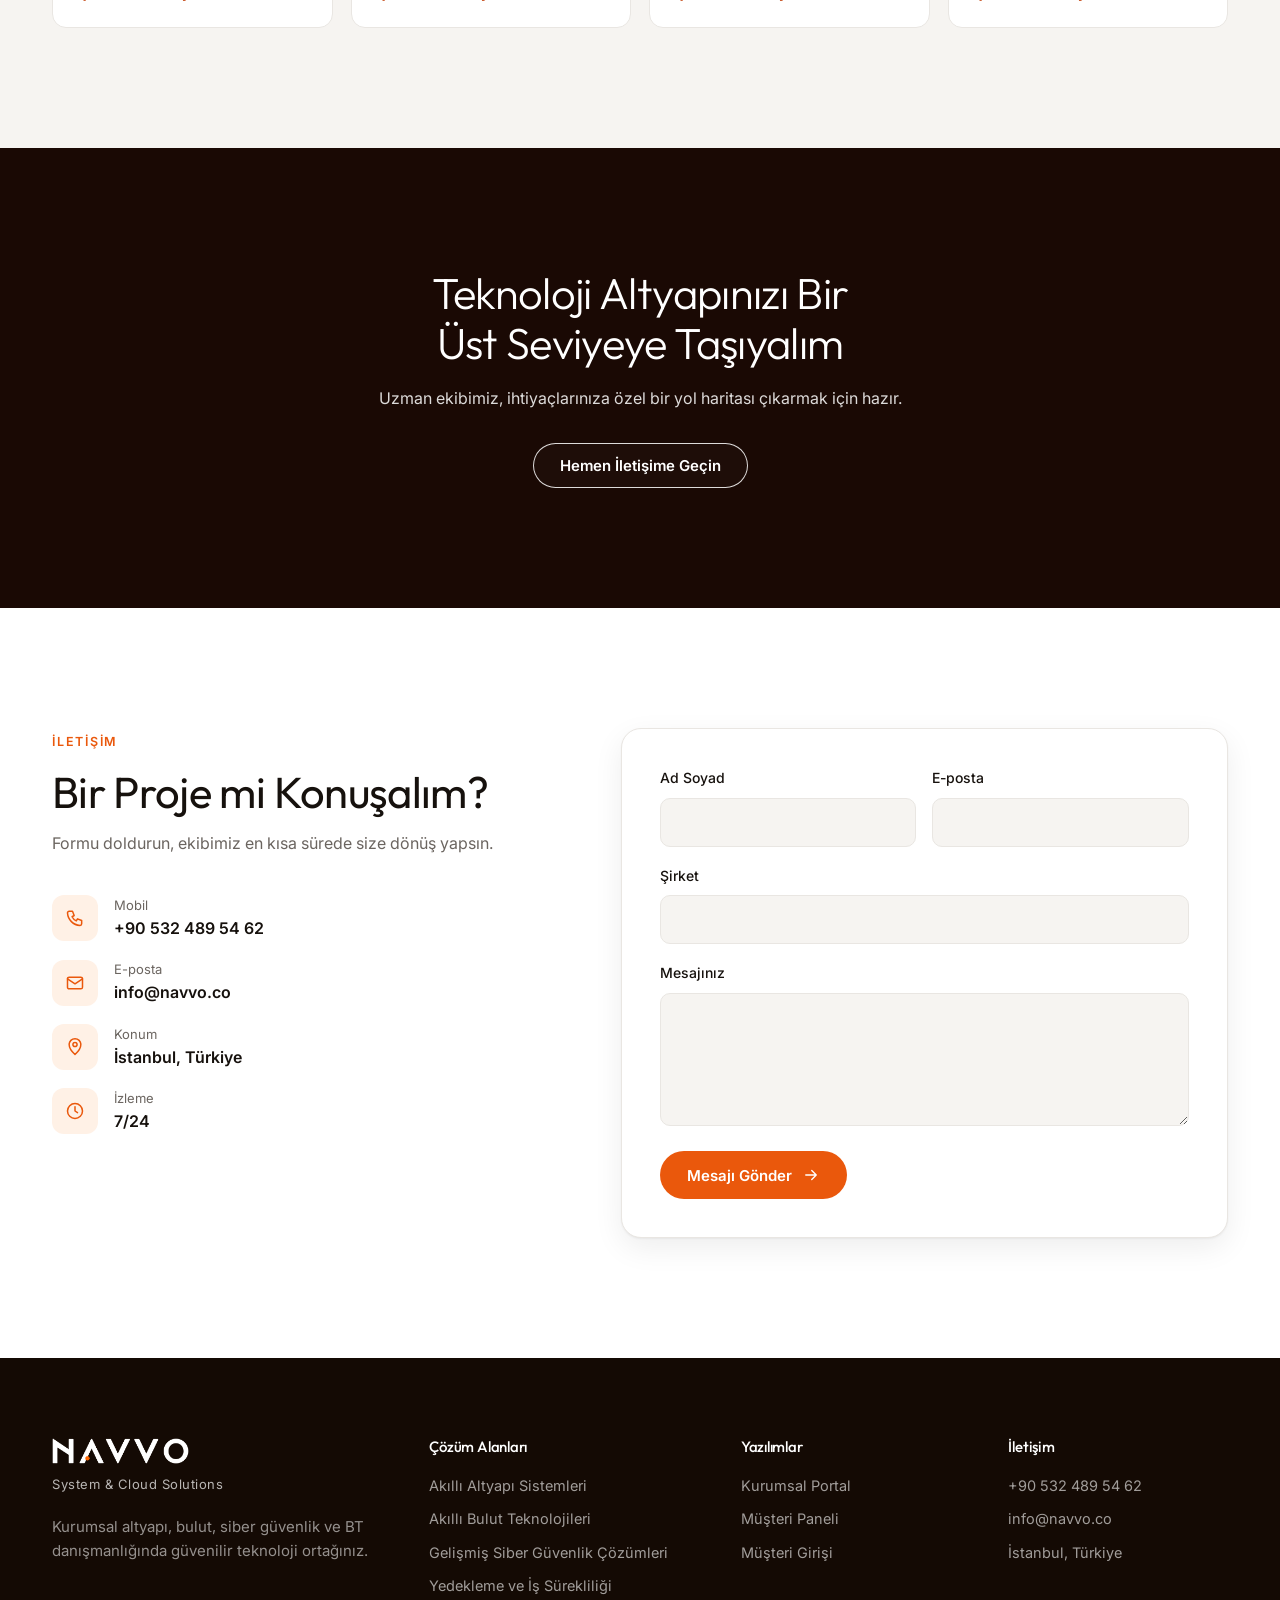
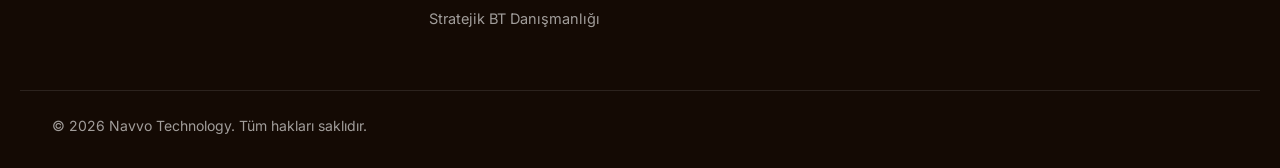
<file: cozumler/akilli-altyapi.html>
<!DOCTYPE html>
<html lang="tr">
<head>
<meta charset="UTF-8">
<meta name="viewport" content="width=device-width, initial-scale=1.0">
<title>Akıllı Altyapı Sistemleri — Navvo Technology</title>
<meta name="description" content="Kurumsal sunucu mimarileri, yüksek performanslı veri depolama çözümleri, kesintisiz ağ tasarımları ve BT altyapı denetimi hakkında güncel teknik analizler ve proaktif sistem yönetimi rehberleri.">
<meta name="theme-color" content="#1a0b04">
<link rel="icon" href="/favicon.ico?v=2" sizes="any">
<link rel="icon" href="/assets/img/favicon-32.png?v=2" type="image/png" sizes="32x32">
<link rel="apple-touch-icon" href="/assets/img/apple-touch-icon.png?v=2">
<link rel="preconnect" href="https://fonts.googleapis.com">
<link rel="preconnect" href="https://fonts.gstatic.com" crossorigin>
<link href="https://fonts.googleapis.com/css2?family=Inter:wght@400;500;600;700&family=Outfit:wght@300;400;500;600&display=swap" rel="stylesheet">
<link rel="stylesheet" href="/assets/css/site.css?v=13">
</head>
<body data-page="solution" data-slug="akilli-altyapi">

<div class="topbar">
  <div class="container topbar-inner">
    <a href="tel:+905324895462" class="topbar-alert"><svg viewBox="0 0 24 24" class="ico"><path d="M12 3 2 20h20Z"/><path d="M12 10v4M12 17h.01"/></svg><span data-i18n="top.alert">Siber saldırı mı yaşıyorsunuz? Hemen yardım alın</span></a>
    <div class="topbar-links">
      <a href="https://customer.navvo.co" class="topbar-link"><svg viewBox="0 0 24 24" class="ico"><circle cx="12" cy="8" r="4"/><path d="M4 21a8 8 0 0 1 16 0"/></svg><span data-i18n="top.login">Müşteri Girişi</span></a>
      <button class="topbar-link lang-btn" id="lang-toggle" type="button" aria-label="Dil / Language"><svg viewBox="0 0 24 24" class="ico"><circle cx="12" cy="12" r="9"/><path d="M3 12h18M12 3a14 14 0 0 1 0 18M12 3a14 14 0 0 0 0 18"/></svg><span id="lang-label">EN</span></button>
    </div>
  </div>
</div>

<header class="nav" id="nav">
  <div class="container nav-inner">
    <a href="/" class="brand" aria-label="Navvo Technology">
      <img src="/assets/img/icon-mark.png" alt="" class="brand-icon" width="144" height="144">
      <img src="/assets/img/logo-white.png" alt="Navvo" class="brand-logo logo-on-dark" width="507" height="96">
      <img src="/assets/img/logo.png" alt="" class="brand-logo logo-on-light" width="507" height="96">
    </a>
    <nav class="nav-links" id="nav-links">
      <div class="nav-drop mega">
        <a href="/#services" class="nav-drop-btn"><span data-i18n="nav.solutions">Çözümlerimiz</span><svg viewBox="0 0 24 24" class="ico chev"><path d="m6 9 6 6 6-6"/></svg></a>
        <div class="mega-menu" id="mega-menu"></div>
      </div>
    </nav>
    <div class="nav-actions">
      <a href="#contact" class="btn btn-outline btn-sm nav-cta" data-i18n="nav.contact">İletişim</a>
      <button class="nav-toggle" id="nav-toggle" type="button" aria-label="Menü"><span></span><span></span></button>
    </div>
  </div>
</header>

<main>
  <section class="hero sol-hero">
    <canvas class="hero-canvas" id="hero-canvas" aria-hidden="true"></canvas>
    <div class="hero-grain" aria-hidden="true"></div>
    <div class="container sol-hero-grid">
      <div class="sol-hero-copy">
        <a href="/#services" class="eyebrow eyebrow-glow reveal" data-i18n="nav.solutions">Çözümlerimiz</a>
        <h1 class="reveal" style="--d:1" id="sol-name">Akıllı Altyapı Sistemleri</h1>
        <p class="sol-tag reveal" style="--d:2" id="sol-tag">Kesintisiz, ölçeklenebilir ve denetlenebilir bir BT omurgası</p>
        <p class="sol-desc reveal" style="--d:2" id="sol-desc">Kurumsal sunucu mimarileri, yüksek performanslı veri depolama çözümleri, kesintisiz ağ tasarımları ve BT altyapı denetimi hakkında güncel teknik analizler ve proaktif sistem yönetimi rehberleri.</p>
        <div class="hero-actions reveal" style="--d:3">
          <a href="#contact" class="btn btn-outline-light" data-i18n="sol.cta">Uzmanla Görüşün</a>
          <a href="#kapsam" class="link-arrow light"><span data-i18n="sol.scopeLink">Hizmet kapsamını inceleyin</span> <svg viewBox="0 0 24 24" class="ico"><path d="M5 12h14M13 6l6 6-6 6"/></svg></a>
        </div>
      </div>
      <div class="sol-visual reveal" style="--d:2" id="sol-visual" aria-hidden="true"></div>
    </div>
  </section>

  <section class="sol-stats">
    <div class="container sol-stats-grid">
      <div class="sol-stat reveal"><b><span data-count="17">17</span>+</b><span data-i18n="stats.years">Yıllık Tecrübe</span></div>
      <div class="sol-stat reveal" style="--d:1"><b><span data-count="150">150</span>+</b><span data-i18n="stats.projects">Tamamlanan Proje</span></div>
      <div class="sol-stat reveal" style="--d:2"><b>%<span data-count="99.9" data-dec="1">99.9</span></b><span data-i18n="stats.uptime">Ortalama Çalışma Süresi</span></div>
      <div class="sol-stat reveal" style="--d:3"><b>7/24</b><span data-i18n="stats.support">Kesintisiz İzleme</span></div>
    </div>
  </section>

  <nav class="subnav" id="subnav">
    <div class="container subnav-inner">
      <b id="subnav-name">Akıllı Altyapı Sistemleri</b>
      <div class="subnav-links">
        <a href="#zorluklar" data-i18n="sol.nav.challenges">Zorluklar</a>
        <a href="#genel-bakis" data-i18n="sol.nav.overview">Genel Bakış</a>
        <a href="#kapsam" data-i18n="sol.nav.scope">Hizmet Kapsamı</a>
        <a href="#surec" data-i18n="sol.nav.process">Süreç</a>
        <a href="#teknolojiler" data-i18n="sol.nav.tech">Teknolojiler</a>
        <a href="#contact" class="btn btn-primary btn-sm" data-i18n="sol.cta">Uzmanla Görüşün</a>
      </div>
    </div>
  </nav>

  <section class="section sol-challenge" id="zorluklar">
    <div class="container sol-challenge-grid" id="sol-challenge"></div>
  </section>

  <section class="section sol-overview" id="genel-bakis">
    <div class="container" id="sol-overview"></div>
  </section>

  <section class="section sol-scope" id="kapsam">
    <div class="container" id="sol-scope"></div>
  </section>

  <section class="section process" id="surec">
    <div class="container">
      <div class="section-head reveal">
        <div class="eyebrow" data-i18n="process.eyebrow">İşleyiş Modelimiz</div>
        <h2 data-i18n="process.title">Projelerinizi Geleceğe Taşıyan 4 Aşamalı Sürecimiz</h2>
      </div>
      <div class="timeline" id="timeline"></div>
    </div>
  </section>

  <section class="section sol-tech" id="teknolojiler">
    <div class="container" id="sol-tech"></div>
  </section>

  <section class="section sol-others">
    <div class="container">
      <div class="section-head reveal">
        <div class="eyebrow" data-i18n="nav.solutions">Çözümlerimiz</div>
        <h2 data-i18n="sol.othersTitle">Diğer çözümlerimiz</h2>
      </div>
      <div class="others-grid" id="sol-others"></div>
    </div>
  </section>

  <section class="cta-band">
    <canvas class="cta-canvas" id="cta-canvas" aria-hidden="true"></canvas>
    <div class="container cta-inner reveal">
      <h2 data-i18n="cta.title">Teknoloji Altyapınızı Bir Üst Seviyeye Taşıyalım</h2>
      <p data-i18n="cta.subtitle">Uzman ekibimiz, ihtiyaçlarınıza özel bir yol haritası çıkarmak için hazır.</p>
      <a href="#contact" class="btn btn-outline-light" data-i18n="cta.button">Hemen İletişime Geçin</a>
    </div>
  </section>

  <section class="section contact" id="contact">
    <div class="container contact-grid">
      <div class="reveal">
        <div class="eyebrow" data-i18n="contact.eyebrow">İletişim</div>
        <h2 data-i18n="contact.title">Bir Proje mi Konuşalım?</h2>
        <p class="muted" data-i18n="contact.subtitle">Formu doldurun, ekibimiz en kısa sürede size dönüş yapsın.</p>
        <ul class="contact-list">
          <li><span class="ci"><svg viewBox="0 0 24 24" class="ico"><path d="M5 4h4l2 5-2.5 1.5a11 11 0 0 0 5 5L15 13l5 2v4a2 2 0 0 1-2 2A16 16 0 0 1 3 6a2 2 0 0 1 2-2"/></svg></span><div><small data-i18n="contact.phone">Mobil</small><a href="tel:+905324895462">+90 532 489 54 62</a></div></li>
          <li><span class="ci"><svg viewBox="0 0 24 24" class="ico"><rect x="3" y="5" width="18" height="14" rx="2"/><path d="m3 7 9 6 9-6"/></svg></span><div><small data-i18n="contact.info.email">E-posta</small><a href="mailto:info@navvo.co">info@navvo.co</a></div></li>
          <li><span class="ci"><svg viewBox="0 0 24 24" class="ico"><path d="M12 21s-7-6.2-7-12a7 7 0 0 1 14 0c0 5.8-7 12-7 12Z"/><circle cx="12" cy="9" r="2.5"/></svg></span><div><small data-i18n="contact.info.location">Konum</small><span data-i18n="contact.info.locationValue">İstanbul, Türkiye</span></div></li>
          <li><span class="ci"><svg viewBox="0 0 24 24" class="ico"><circle cx="12" cy="12" r="9"/><path d="M12 7v5l3 2"/></svg></span><div><small data-i18n="contact.monitor">İzleme</small><span>7/24</span></div></li>
        </ul>
      </div>
      <form class="contact-form reveal" style="--d:1" id="contact-form">
        <div class="row2">
          <label><span data-i18n="contact.name">Ad Soyad</span><input name="name" required></label>
          <label><span data-i18n="contact.email">E-posta</span><input name="email" type="email" required></label>
        </div>
        <label><span data-i18n="contact.company">Şirket</span><input name="company"></label>
        <label><span data-i18n="contact.message">Mesajınız</span><textarea name="message" rows="5" required></textarea></label>
        <button class="btn btn-primary" type="submit"><span data-i18n="contact.send">Mesajı Gönder</span> <svg viewBox="0 0 24 24" class="ico"><path d="M5 12h14M13 6l6 6-6 6"/></svg></button>
      </form>
    </div>
  </section>
</main>

<footer class="footer">
  <div class="container footer-grid">
    <div>
      <a href="/" class="brand brand-foot"><img src="/assets/img/logo-white.png" alt="Navvo" class="brand-logo" width="507" height="96"><span class="brand-tag">System &amp; Cloud Solutions</span></a>
      <p class="muted" data-i18n="footer.tagline">Kurumsal altyapı, bulut, siber güvenlik ve BT danışmanlığında güvenilir teknoloji ortağınız.</p>
    </div>
    <div>
      <h4 data-i18n="footer.categoriesTitle">Çözüm Alanları</h4>
      <ul class="footer-links" id="footer-cats"></ul>
    </div>
    <div>
      <h4 data-i18n="footer.productTitle">Yazılımlar</h4>
      <ul class="footer-links">
        <li><a href="/#kurumsal-portal" data-i18n="nav.portal">Kurumsal Portal</a></li>
        <li><a href="/#musteri-paneli" data-i18n="nav.product">Müşteri Paneli</a></li>
        <li><a href="https://customer.navvo.co" data-i18n="top.login">Müşteri Girişi</a></li>
      </ul>
    </div>
    <div>
      <h4 data-i18n="footer.contactTitle">İletişim</h4>
      <ul class="footer-links">
        <li><a href="tel:+905324895462">+90 532 489 54 62</a></li>
        <li><a href="mailto:info@navvo.co">info@navvo.co</a></li>
        <li><span data-i18n="contact.info.locationValue">İstanbul, Türkiye</span></li>
      </ul>
    </div>
  </div>
  <div class="container footer-bottom">
    <span>© <span id="year">2026</span> Navvo Technology. <span data-i18n="footer.rights">Tüm hakları saklıdır.</span></span>
  </div>
</footer>

<button class="ai-fab" id="ai-fab" type="button" aria-label="NavvoAI">
  <svg viewBox="0 0 24 24" class="ico"><path d="M4 5h16v11H8l-4 4Z"/><path d="M9 10h.01M12 10h.01M15 10h.01"/></svg>
  <span>NavvoAI</span>
</button>
<div class="ai-panel" id="ai-panel" role="dialog" aria-label="NavvoAI">
  <div class="ai-head"><div><b>NavvoAI</b><small data-i18n="ai.sub">Genel teknik sorularınız için</small></div><button type="button" id="ai-close" aria-label="Kapat">×</button></div>
  <div class="ai-body" id="ai-body"></div>
  <form class="ai-form" id="ai-form"><input id="ai-input" autocomplete="off" data-i18n-ph="ai.ph" placeholder="Sorunuzu yazın..."><button type="submit" aria-label="Gönder"><svg viewBox="0 0 24 24" class="ico"><path d="M5 12h14M13 6l6 6-6 6"/></svg></button></form>
</div>

<div class="toast" id="toast"></div>

<script src="/assets/js/data.js?v=13"></script>
<script src="/assets/js/site.js?v=13"></script>
</body>
</html>
</file>
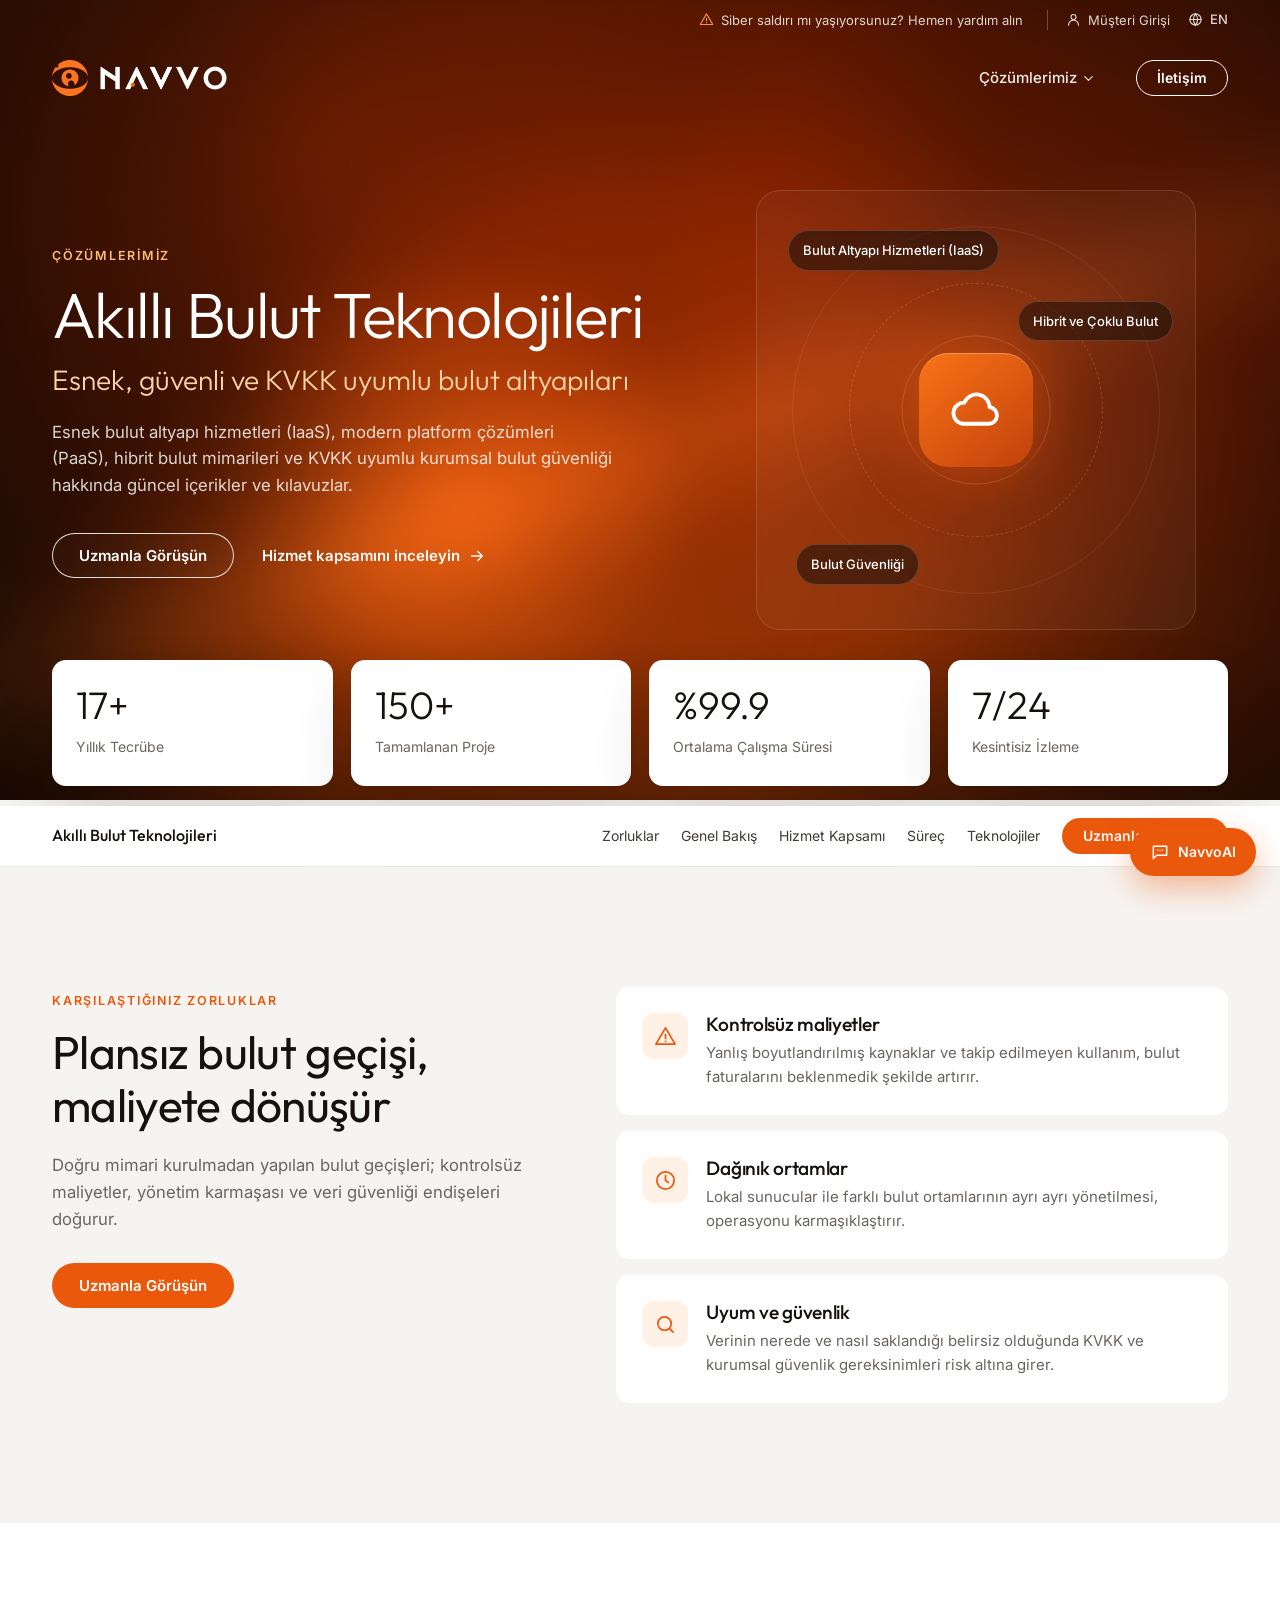
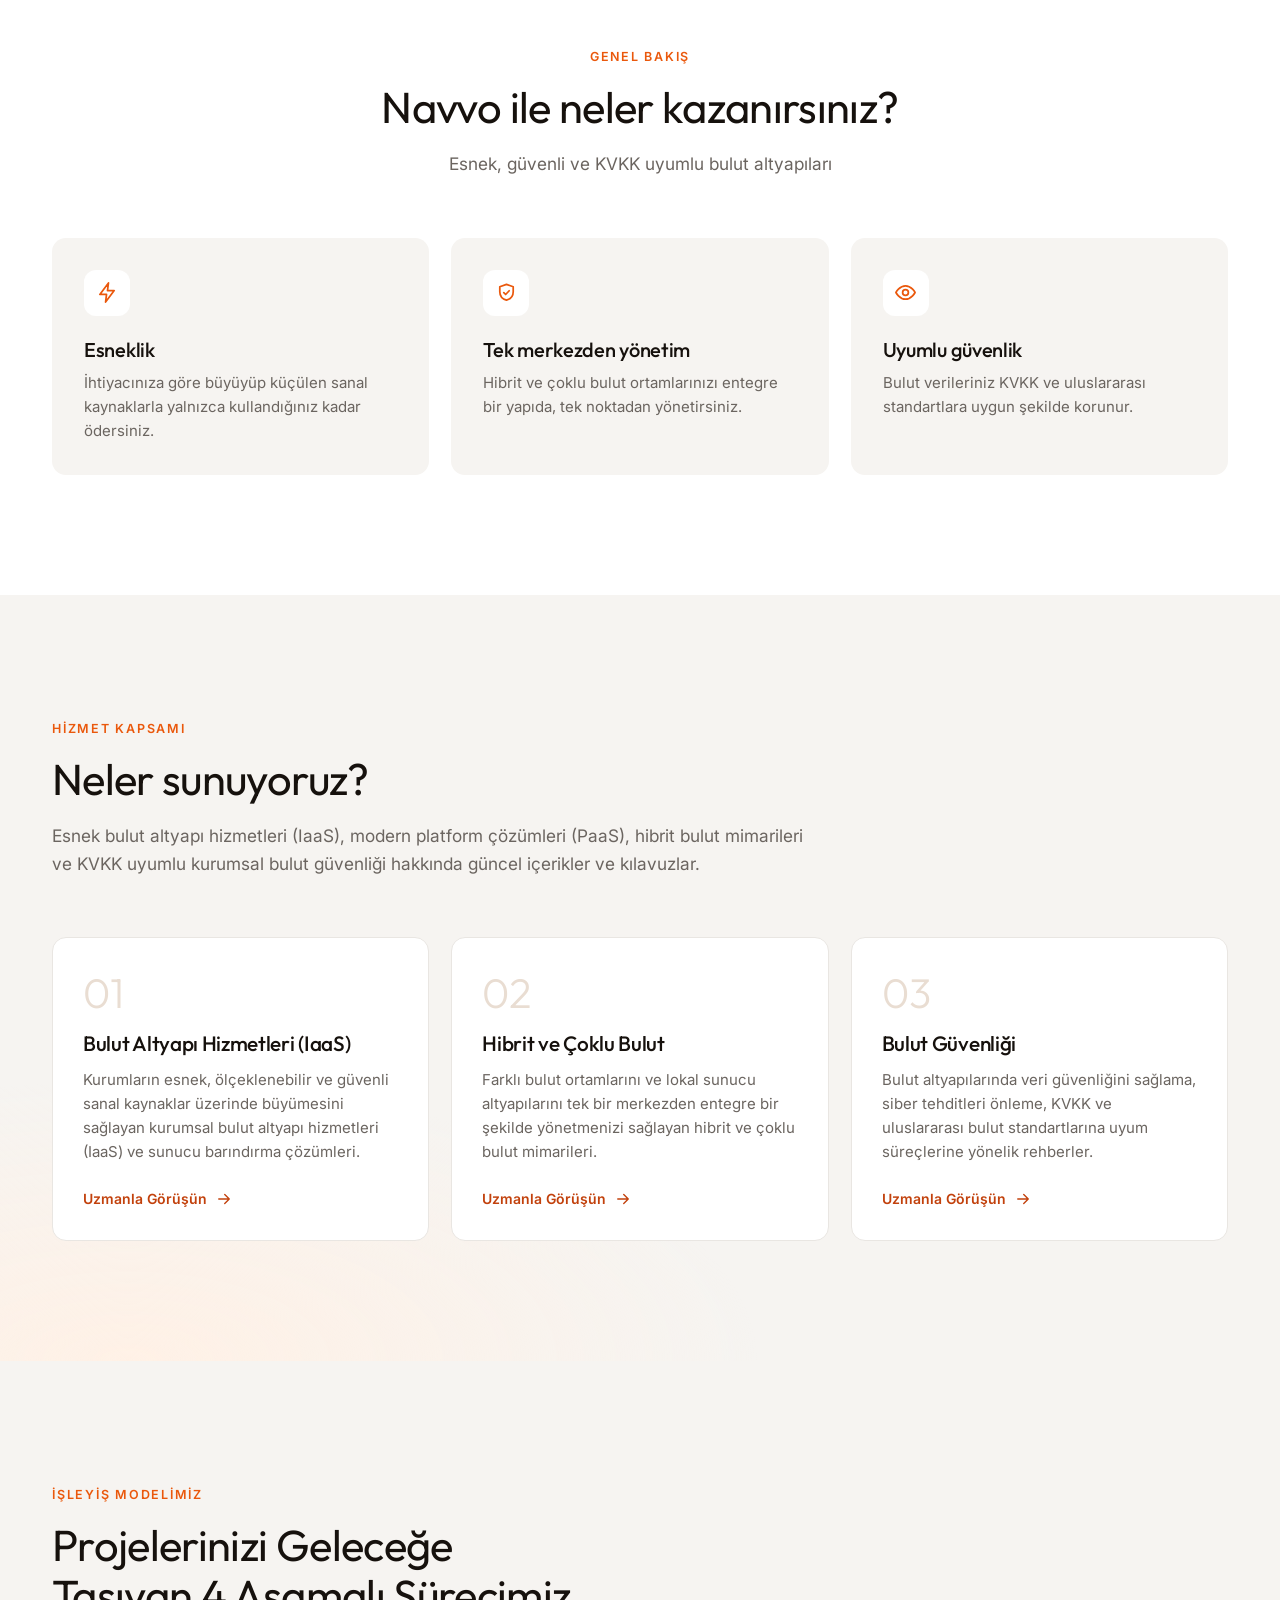
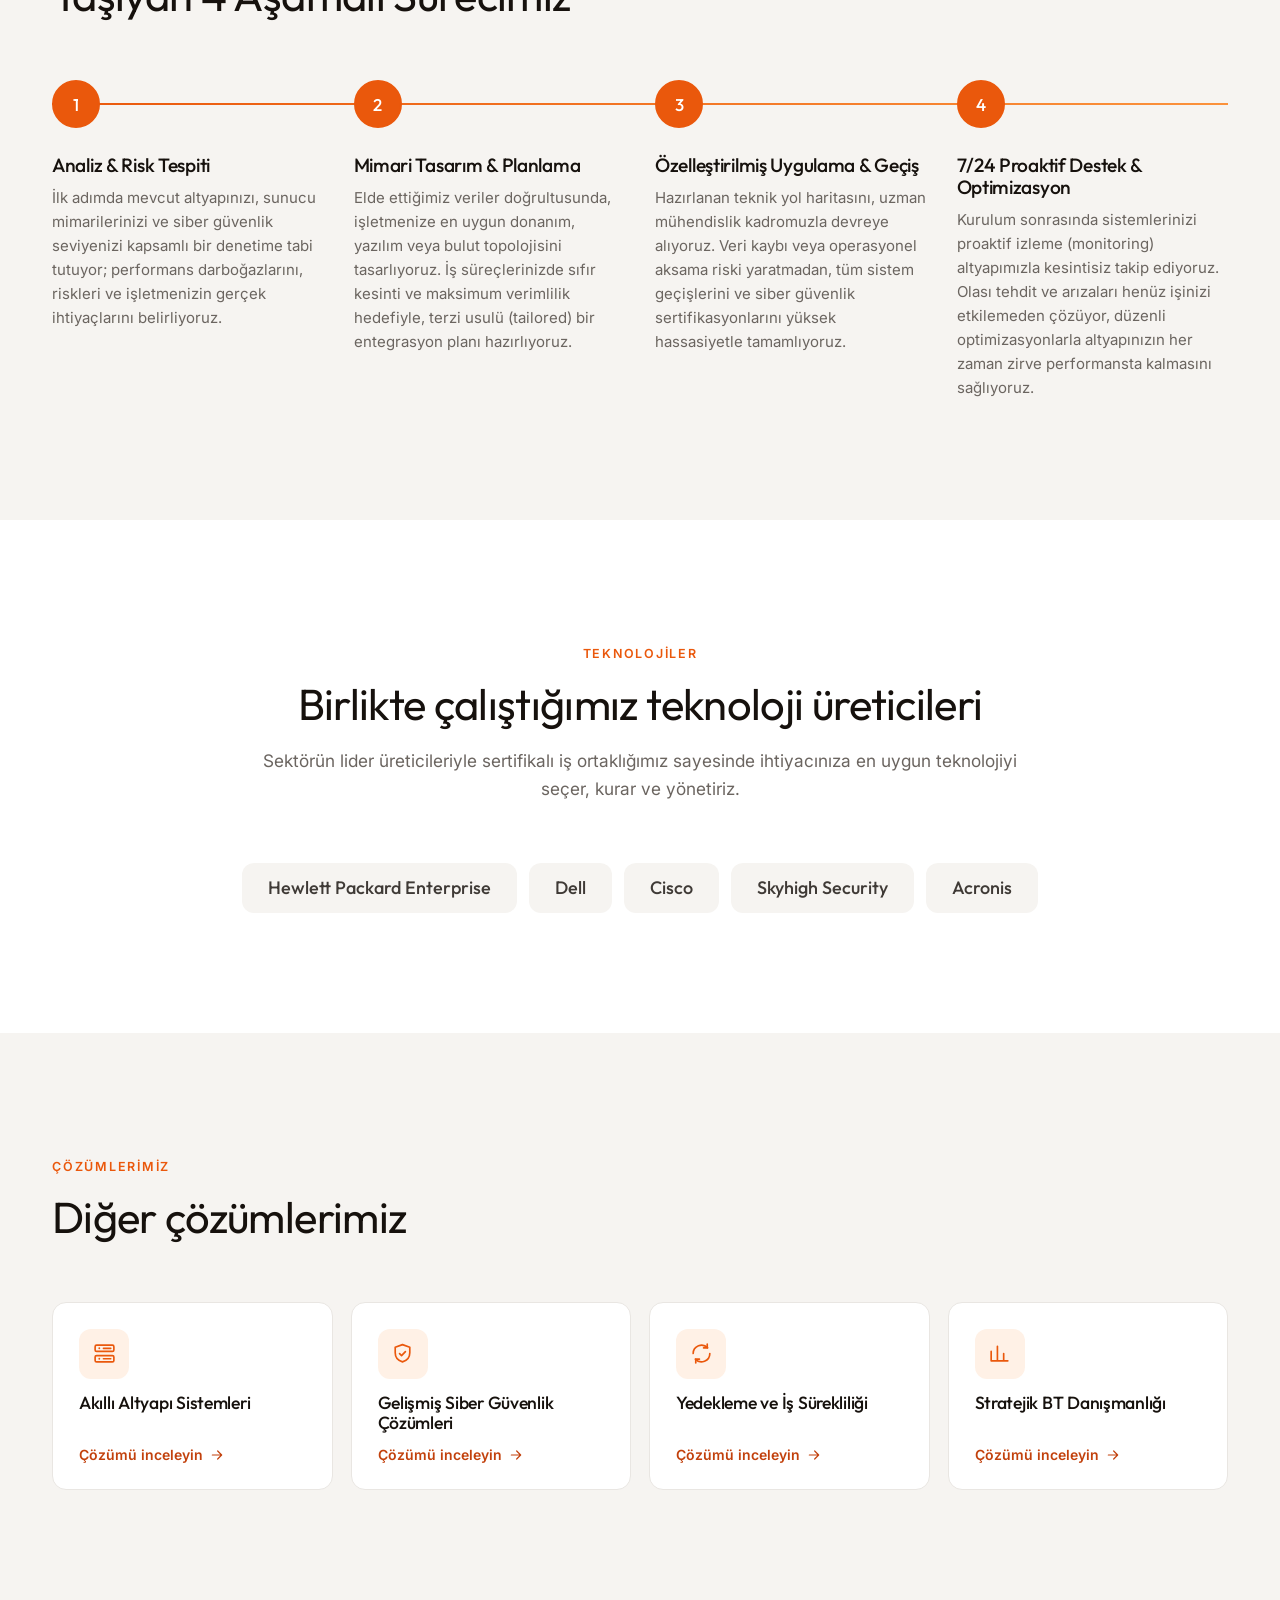
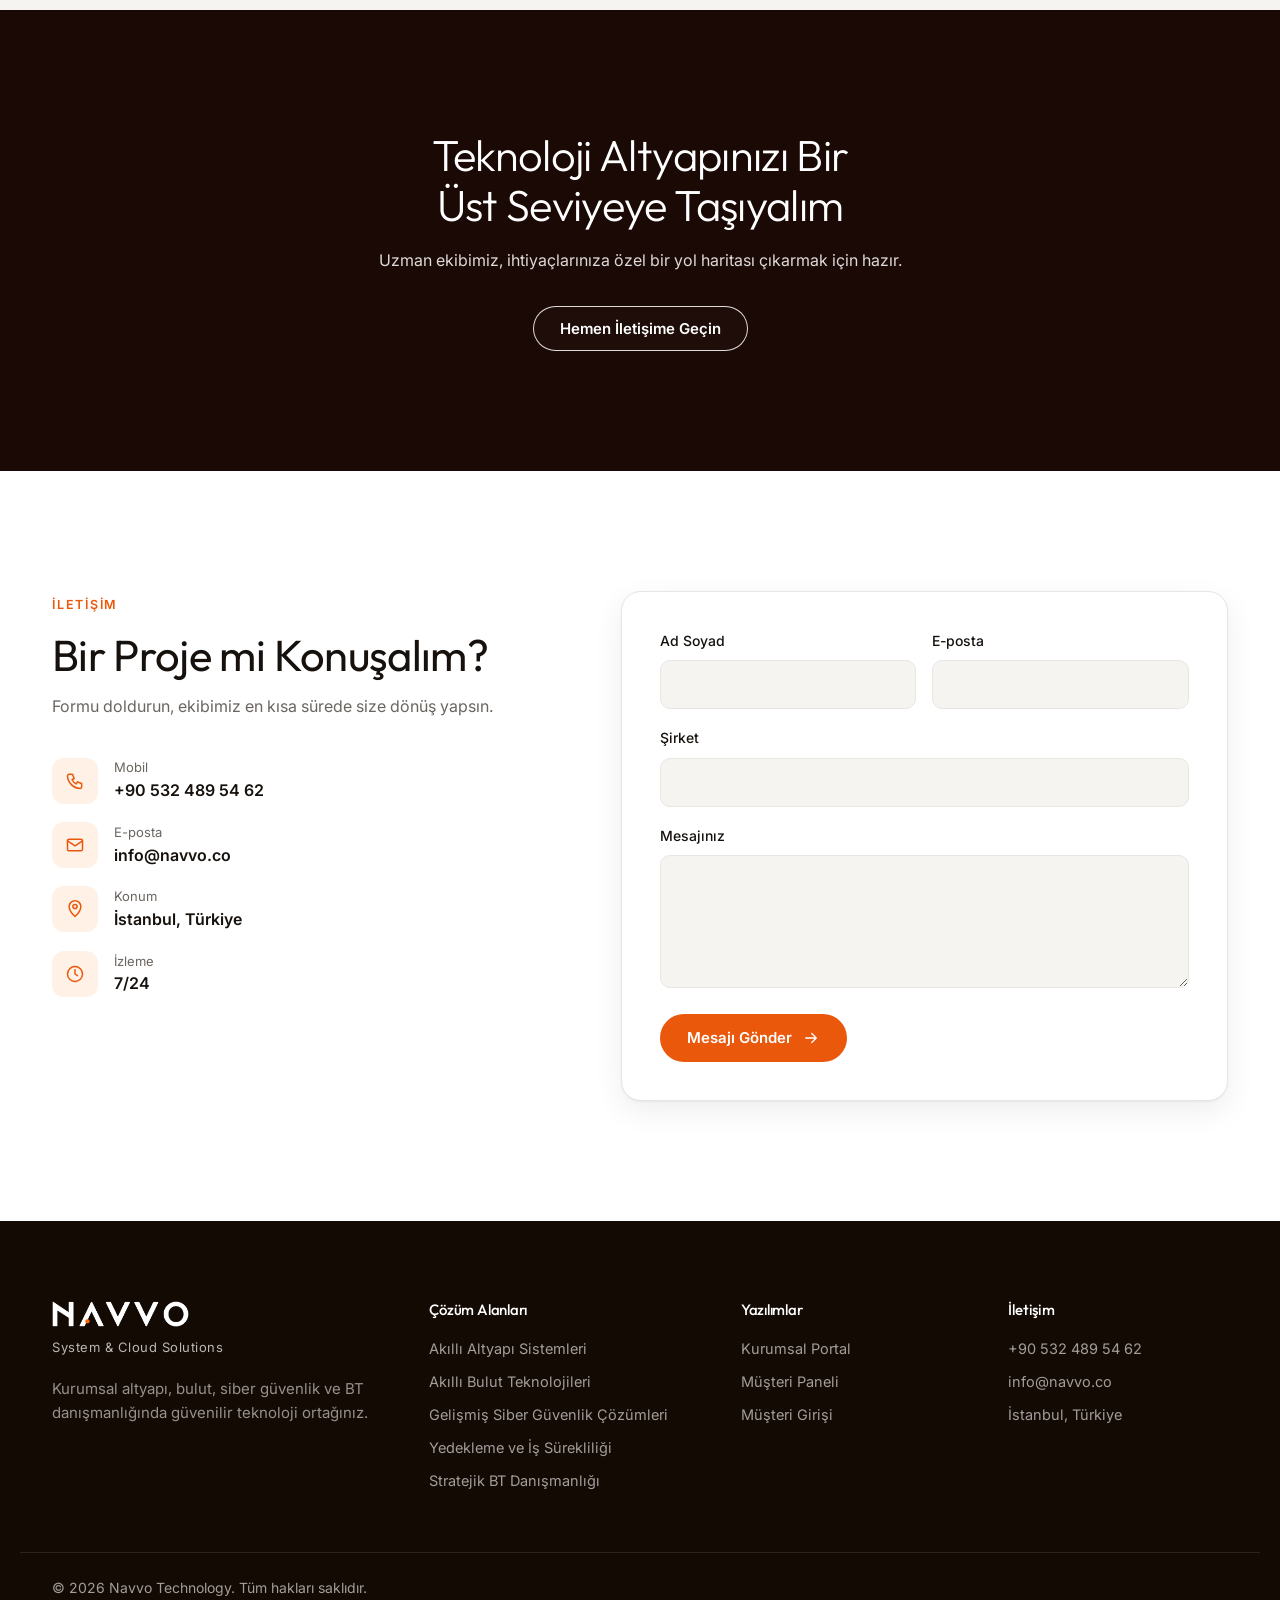
<file: cozumler/akilli-bulut.html>
<!DOCTYPE html>
<html lang="tr">
<head>
<meta charset="UTF-8">
<meta name="viewport" content="width=device-width, initial-scale=1.0">
<title>Akıllı Bulut Teknolojileri — Navvo Technology</title>
<meta name="description" content="Esnek bulut altyapı hizmetleri (IaaS), modern platform çözümleri (PaaS), hibrit bulut mimarileri ve KVKK uyumlu kurumsal bulut güvenliği hakkında güncel içerikler ve kılavuzlar.">
<meta name="theme-color" content="#1a0b04">
<link rel="icon" href="/favicon.ico?v=2" sizes="any">
<link rel="icon" href="/assets/img/favicon-32.png?v=2" type="image/png" sizes="32x32">
<link rel="apple-touch-icon" href="/assets/img/apple-touch-icon.png?v=2">
<link rel="preconnect" href="https://fonts.googleapis.com">
<link rel="preconnect" href="https://fonts.gstatic.com" crossorigin>
<link href="https://fonts.googleapis.com/css2?family=Inter:wght@400;500;600;700&family=Outfit:wght@300;400;500;600&display=swap" rel="stylesheet">
<link rel="stylesheet" href="/assets/css/site.css?v=13">
</head>
<body data-page="solution" data-slug="akilli-bulut">

<div class="topbar">
  <div class="container topbar-inner">
    <a href="tel:+905324895462" class="topbar-alert"><svg viewBox="0 0 24 24" class="ico"><path d="M12 3 2 20h20Z"/><path d="M12 10v4M12 17h.01"/></svg><span data-i18n="top.alert">Siber saldırı mı yaşıyorsunuz? Hemen yardım alın</span></a>
    <div class="topbar-links">
      <a href="https://customer.navvo.co" class="topbar-link"><svg viewBox="0 0 24 24" class="ico"><circle cx="12" cy="8" r="4"/><path d="M4 21a8 8 0 0 1 16 0"/></svg><span data-i18n="top.login">Müşteri Girişi</span></a>
      <button class="topbar-link lang-btn" id="lang-toggle" type="button" aria-label="Dil / Language"><svg viewBox="0 0 24 24" class="ico"><circle cx="12" cy="12" r="9"/><path d="M3 12h18M12 3a14 14 0 0 1 0 18M12 3a14 14 0 0 0 0 18"/></svg><span id="lang-label">EN</span></button>
    </div>
  </div>
</div>

<header class="nav" id="nav">
  <div class="container nav-inner">
    <a href="/" class="brand" aria-label="Navvo Technology">
      <img src="/assets/img/icon-mark.png" alt="" class="brand-icon" width="144" height="144">
      <img src="/assets/img/logo-white.png" alt="Navvo" class="brand-logo logo-on-dark" width="507" height="96">
      <img src="/assets/img/logo.png" alt="" class="brand-logo logo-on-light" width="507" height="96">
    </a>
    <nav class="nav-links" id="nav-links">
      <div class="nav-drop mega">
        <a href="/#services" class="nav-drop-btn"><span data-i18n="nav.solutions">Çözümlerimiz</span><svg viewBox="0 0 24 24" class="ico chev"><path d="m6 9 6 6 6-6"/></svg></a>
        <div class="mega-menu" id="mega-menu"></div>
      </div>
    </nav>
    <div class="nav-actions">
      <a href="#contact" class="btn btn-outline btn-sm nav-cta" data-i18n="nav.contact">İletişim</a>
      <button class="nav-toggle" id="nav-toggle" type="button" aria-label="Menü"><span></span><span></span></button>
    </div>
  </div>
</header>

<main>
  <section class="hero sol-hero">
    <canvas class="hero-canvas" id="hero-canvas" aria-hidden="true"></canvas>
    <div class="hero-grain" aria-hidden="true"></div>
    <div class="container sol-hero-grid">
      <div class="sol-hero-copy">
        <a href="/#services" class="eyebrow eyebrow-glow reveal" data-i18n="nav.solutions">Çözümlerimiz</a>
        <h1 class="reveal" style="--d:1" id="sol-name">Akıllı Bulut Teknolojileri</h1>
        <p class="sol-tag reveal" style="--d:2" id="sol-tag">Esnek, güvenli ve KVKK uyumlu bulut altyapıları</p>
        <p class="sol-desc reveal" style="--d:2" id="sol-desc">Esnek bulut altyapı hizmetleri (IaaS), modern platform çözümleri (PaaS), hibrit bulut mimarileri ve KVKK uyumlu kurumsal bulut güvenliği hakkında güncel içerikler ve kılavuzlar.</p>
        <div class="hero-actions reveal" style="--d:3">
          <a href="#contact" class="btn btn-outline-light" data-i18n="sol.cta">Uzmanla Görüşün</a>
          <a href="#kapsam" class="link-arrow light"><span data-i18n="sol.scopeLink">Hizmet kapsamını inceleyin</span> <svg viewBox="0 0 24 24" class="ico"><path d="M5 12h14M13 6l6 6-6 6"/></svg></a>
        </div>
      </div>
      <div class="sol-visual reveal" style="--d:2" id="sol-visual" aria-hidden="true"></div>
    </div>
  </section>

  <section class="sol-stats">
    <div class="container sol-stats-grid">
      <div class="sol-stat reveal"><b><span data-count="17">17</span>+</b><span data-i18n="stats.years">Yıllık Tecrübe</span></div>
      <div class="sol-stat reveal" style="--d:1"><b><span data-count="150">150</span>+</b><span data-i18n="stats.projects">Tamamlanan Proje</span></div>
      <div class="sol-stat reveal" style="--d:2"><b>%<span data-count="99.9" data-dec="1">99.9</span></b><span data-i18n="stats.uptime">Ortalama Çalışma Süresi</span></div>
      <div class="sol-stat reveal" style="--d:3"><b>7/24</b><span data-i18n="stats.support">Kesintisiz İzleme</span></div>
    </div>
  </section>

  <nav class="subnav" id="subnav">
    <div class="container subnav-inner">
      <b id="subnav-name">Akıllı Bulut Teknolojileri</b>
      <div class="subnav-links">
        <a href="#zorluklar" data-i18n="sol.nav.challenges">Zorluklar</a>
        <a href="#genel-bakis" data-i18n="sol.nav.overview">Genel Bakış</a>
        <a href="#kapsam" data-i18n="sol.nav.scope">Hizmet Kapsamı</a>
        <a href="#surec" data-i18n="sol.nav.process">Süreç</a>
        <a href="#teknolojiler" data-i18n="sol.nav.tech">Teknolojiler</a>
        <a href="#contact" class="btn btn-primary btn-sm" data-i18n="sol.cta">Uzmanla Görüşün</a>
      </div>
    </div>
  </nav>

  <section class="section sol-challenge" id="zorluklar">
    <div class="container sol-challenge-grid" id="sol-challenge"></div>
  </section>

  <section class="section sol-overview" id="genel-bakis">
    <div class="container" id="sol-overview"></div>
  </section>

  <section class="section sol-scope" id="kapsam">
    <div class="container" id="sol-scope"></div>
  </section>

  <section class="section process" id="surec">
    <div class="container">
      <div class="section-head reveal">
        <div class="eyebrow" data-i18n="process.eyebrow">İşleyiş Modelimiz</div>
        <h2 data-i18n="process.title">Projelerinizi Geleceğe Taşıyan 4 Aşamalı Sürecimiz</h2>
      </div>
      <div class="timeline" id="timeline"></div>
    </div>
  </section>

  <section class="section sol-tech" id="teknolojiler">
    <div class="container" id="sol-tech"></div>
  </section>

  <section class="section sol-others">
    <div class="container">
      <div class="section-head reveal">
        <div class="eyebrow" data-i18n="nav.solutions">Çözümlerimiz</div>
        <h2 data-i18n="sol.othersTitle">Diğer çözümlerimiz</h2>
      </div>
      <div class="others-grid" id="sol-others"></div>
    </div>
  </section>

  <section class="cta-band">
    <canvas class="cta-canvas" id="cta-canvas" aria-hidden="true"></canvas>
    <div class="container cta-inner reveal">
      <h2 data-i18n="cta.title">Teknoloji Altyapınızı Bir Üst Seviyeye Taşıyalım</h2>
      <p data-i18n="cta.subtitle">Uzman ekibimiz, ihtiyaçlarınıza özel bir yol haritası çıkarmak için hazır.</p>
      <a href="#contact" class="btn btn-outline-light" data-i18n="cta.button">Hemen İletişime Geçin</a>
    </div>
  </section>

  <section class="section contact" id="contact">
    <div class="container contact-grid">
      <div class="reveal">
        <div class="eyebrow" data-i18n="contact.eyebrow">İletişim</div>
        <h2 data-i18n="contact.title">Bir Proje mi Konuşalım?</h2>
        <p class="muted" data-i18n="contact.subtitle">Formu doldurun, ekibimiz en kısa sürede size dönüş yapsın.</p>
        <ul class="contact-list">
          <li><span class="ci"><svg viewBox="0 0 24 24" class="ico"><path d="M5 4h4l2 5-2.5 1.5a11 11 0 0 0 5 5L15 13l5 2v4a2 2 0 0 1-2 2A16 16 0 0 1 3 6a2 2 0 0 1 2-2"/></svg></span><div><small data-i18n="contact.phone">Mobil</small><a href="tel:+905324895462">+90 532 489 54 62</a></div></li>
          <li><span class="ci"><svg viewBox="0 0 24 24" class="ico"><rect x="3" y="5" width="18" height="14" rx="2"/><path d="m3 7 9 6 9-6"/></svg></span><div><small data-i18n="contact.info.email">E-posta</small><a href="mailto:info@navvo.co">info@navvo.co</a></div></li>
          <li><span class="ci"><svg viewBox="0 0 24 24" class="ico"><path d="M12 21s-7-6.2-7-12a7 7 0 0 1 14 0c0 5.8-7 12-7 12Z"/><circle cx="12" cy="9" r="2.5"/></svg></span><div><small data-i18n="contact.info.location">Konum</small><span data-i18n="contact.info.locationValue">İstanbul, Türkiye</span></div></li>
          <li><span class="ci"><svg viewBox="0 0 24 24" class="ico"><circle cx="12" cy="12" r="9"/><path d="M12 7v5l3 2"/></svg></span><div><small data-i18n="contact.monitor">İzleme</small><span>7/24</span></div></li>
        </ul>
      </div>
      <form class="contact-form reveal" style="--d:1" id="contact-form">
        <div class="row2">
          <label><span data-i18n="contact.name">Ad Soyad</span><input name="name" required></label>
          <label><span data-i18n="contact.email">E-posta</span><input name="email" type="email" required></label>
        </div>
        <label><span data-i18n="contact.company">Şirket</span><input name="company"></label>
        <label><span data-i18n="contact.message">Mesajınız</span><textarea name="message" rows="5" required></textarea></label>
        <button class="btn btn-primary" type="submit"><span data-i18n="contact.send">Mesajı Gönder</span> <svg viewBox="0 0 24 24" class="ico"><path d="M5 12h14M13 6l6 6-6 6"/></svg></button>
      </form>
    </div>
  </section>
</main>

<footer class="footer">
  <div class="container footer-grid">
    <div>
      <a href="/" class="brand brand-foot"><img src="/assets/img/logo-white.png" alt="Navvo" class="brand-logo" width="507" height="96"><span class="brand-tag">System &amp; Cloud Solutions</span></a>
      <p class="muted" data-i18n="footer.tagline">Kurumsal altyapı, bulut, siber güvenlik ve BT danışmanlığında güvenilir teknoloji ortağınız.</p>
    </div>
    <div>
      <h4 data-i18n="footer.categoriesTitle">Çözüm Alanları</h4>
      <ul class="footer-links" id="footer-cats"></ul>
    </div>
    <div>
      <h4 data-i18n="footer.productTitle">Yazılımlar</h4>
      <ul class="footer-links">
        <li><a href="/#kurumsal-portal" data-i18n="nav.portal">Kurumsal Portal</a></li>
        <li><a href="/#musteri-paneli" data-i18n="nav.product">Müşteri Paneli</a></li>
        <li><a href="https://customer.navvo.co" data-i18n="top.login">Müşteri Girişi</a></li>
      </ul>
    </div>
    <div>
      <h4 data-i18n="footer.contactTitle">İletişim</h4>
      <ul class="footer-links">
        <li><a href="tel:+905324895462">+90 532 489 54 62</a></li>
        <li><a href="mailto:info@navvo.co">info@navvo.co</a></li>
        <li><span data-i18n="contact.info.locationValue">İstanbul, Türkiye</span></li>
      </ul>
    </div>
  </div>
  <div class="container footer-bottom">
    <span>© <span id="year">2026</span> Navvo Technology. <span data-i18n="footer.rights">Tüm hakları saklıdır.</span></span>
  </div>
</footer>

<button class="ai-fab" id="ai-fab" type="button" aria-label="NavvoAI">
  <svg viewBox="0 0 24 24" class="ico"><path d="M4 5h16v11H8l-4 4Z"/><path d="M9 10h.01M12 10h.01M15 10h.01"/></svg>
  <span>NavvoAI</span>
</button>
<div class="ai-panel" id="ai-panel" role="dialog" aria-label="NavvoAI">
  <div class="ai-head"><div><b>NavvoAI</b><small data-i18n="ai.sub">Genel teknik sorularınız için</small></div><button type="button" id="ai-close" aria-label="Kapat">×</button></div>
  <div class="ai-body" id="ai-body"></div>
  <form class="ai-form" id="ai-form"><input id="ai-input" autocomplete="off" data-i18n-ph="ai.ph" placeholder="Sorunuzu yazın..."><button type="submit" aria-label="Gönder"><svg viewBox="0 0 24 24" class="ico"><path d="M5 12h14M13 6l6 6-6 6"/></svg></button></form>
</div>

<div class="toast" id="toast"></div>

<script src="/assets/js/data.js?v=13"></script>
<script src="/assets/js/site.js?v=13"></script>
</body>
</html>
</file>
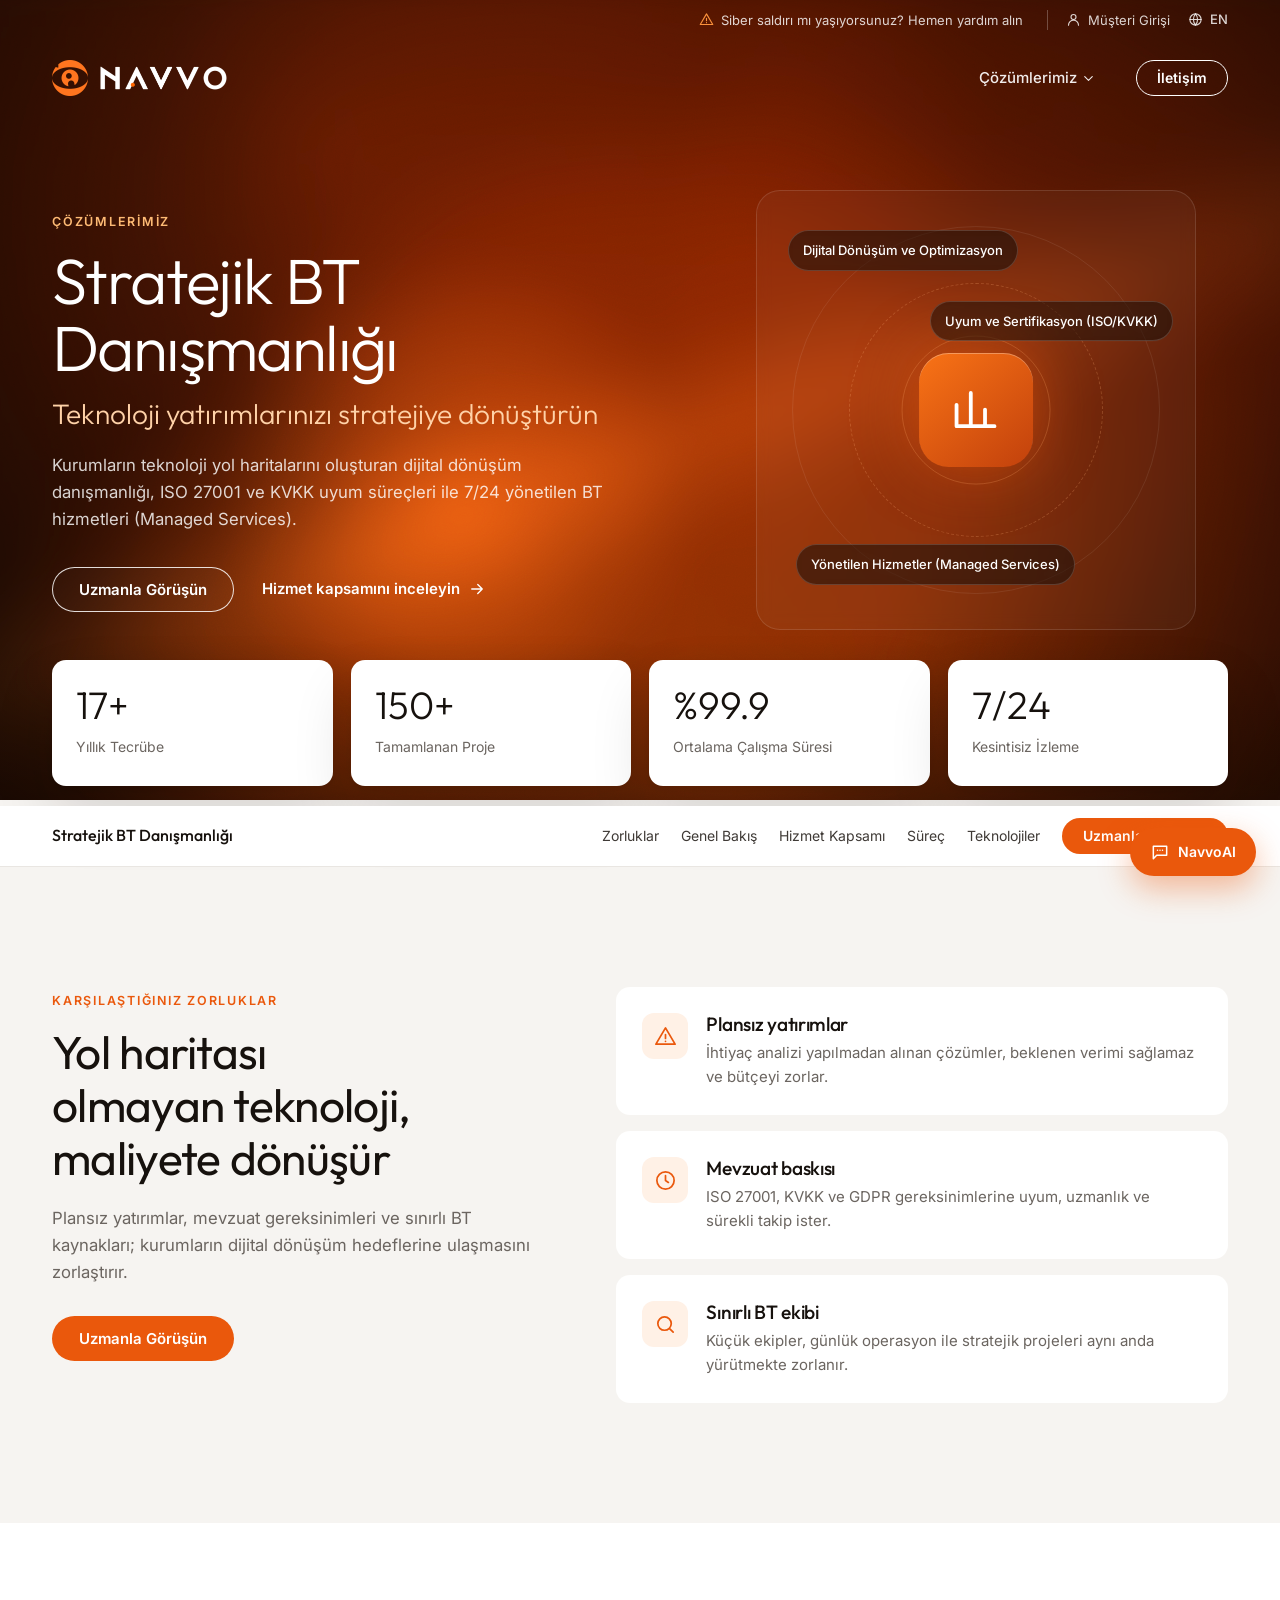
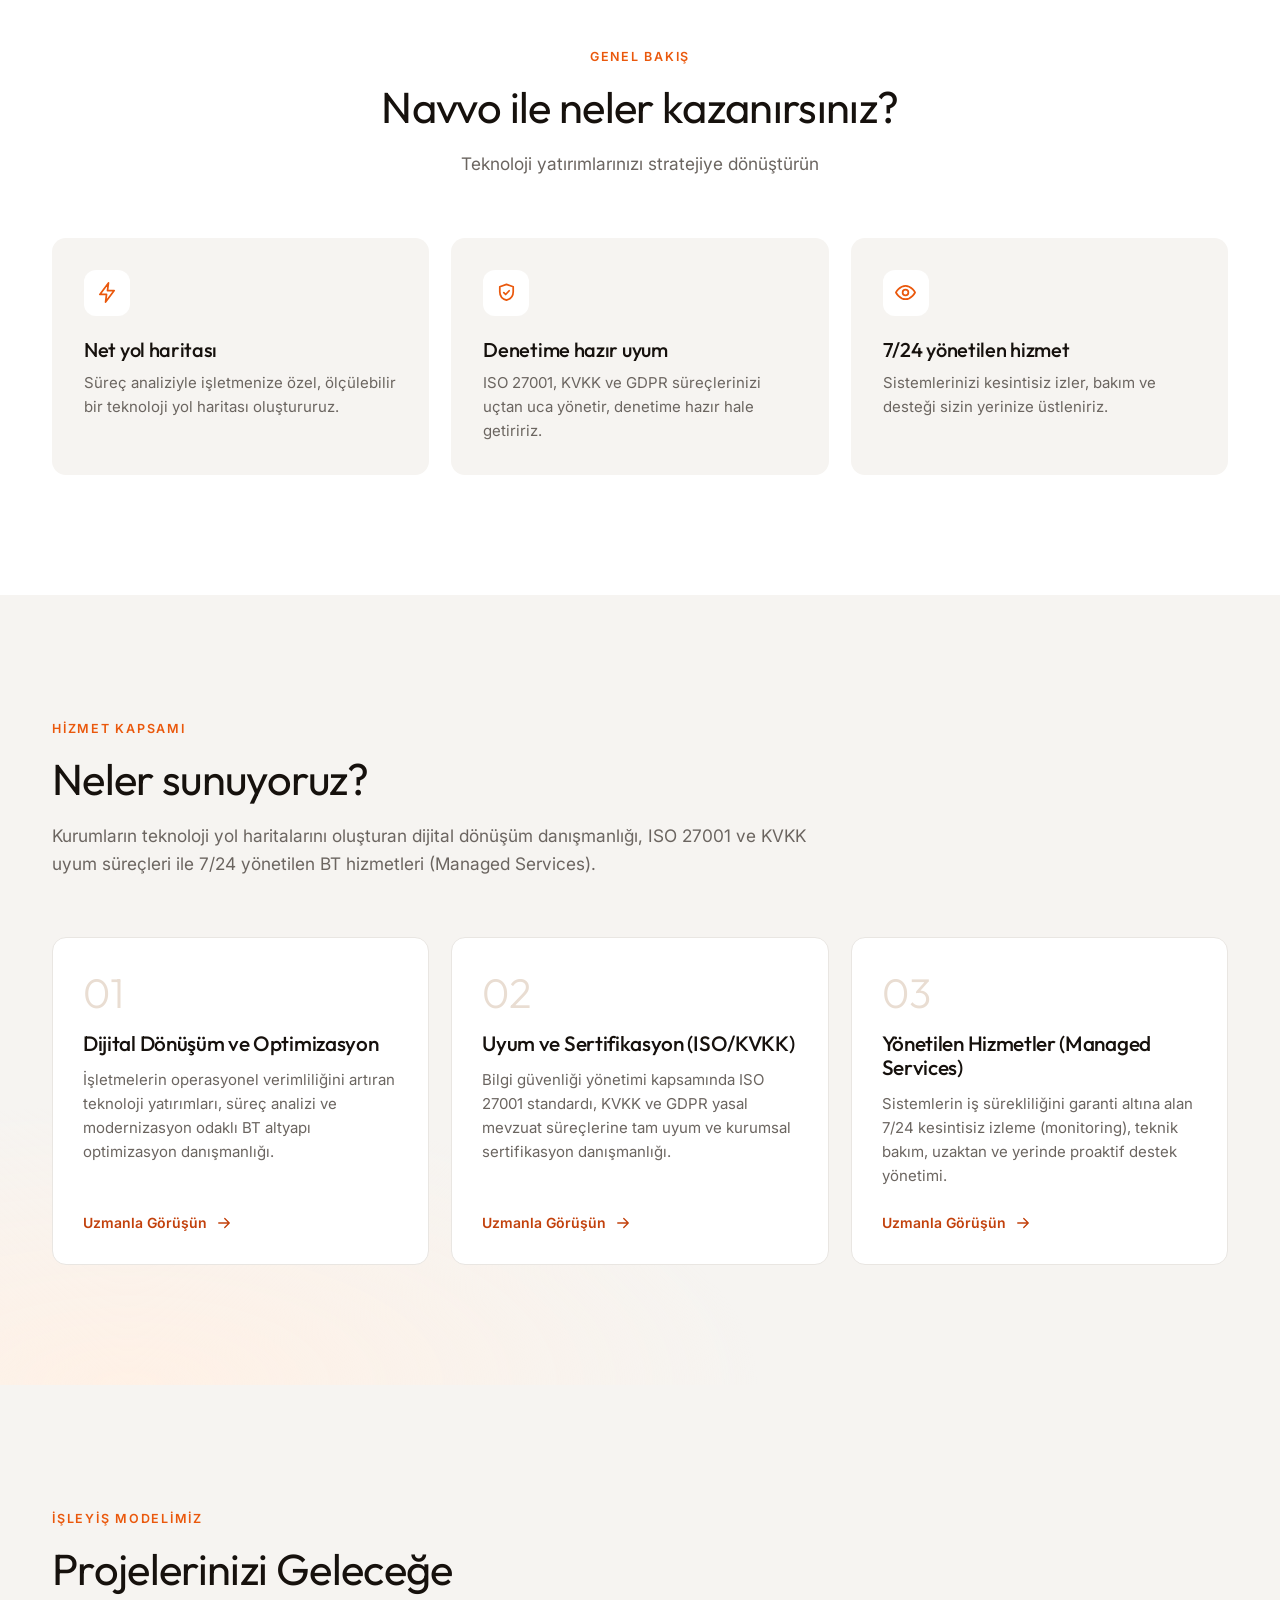
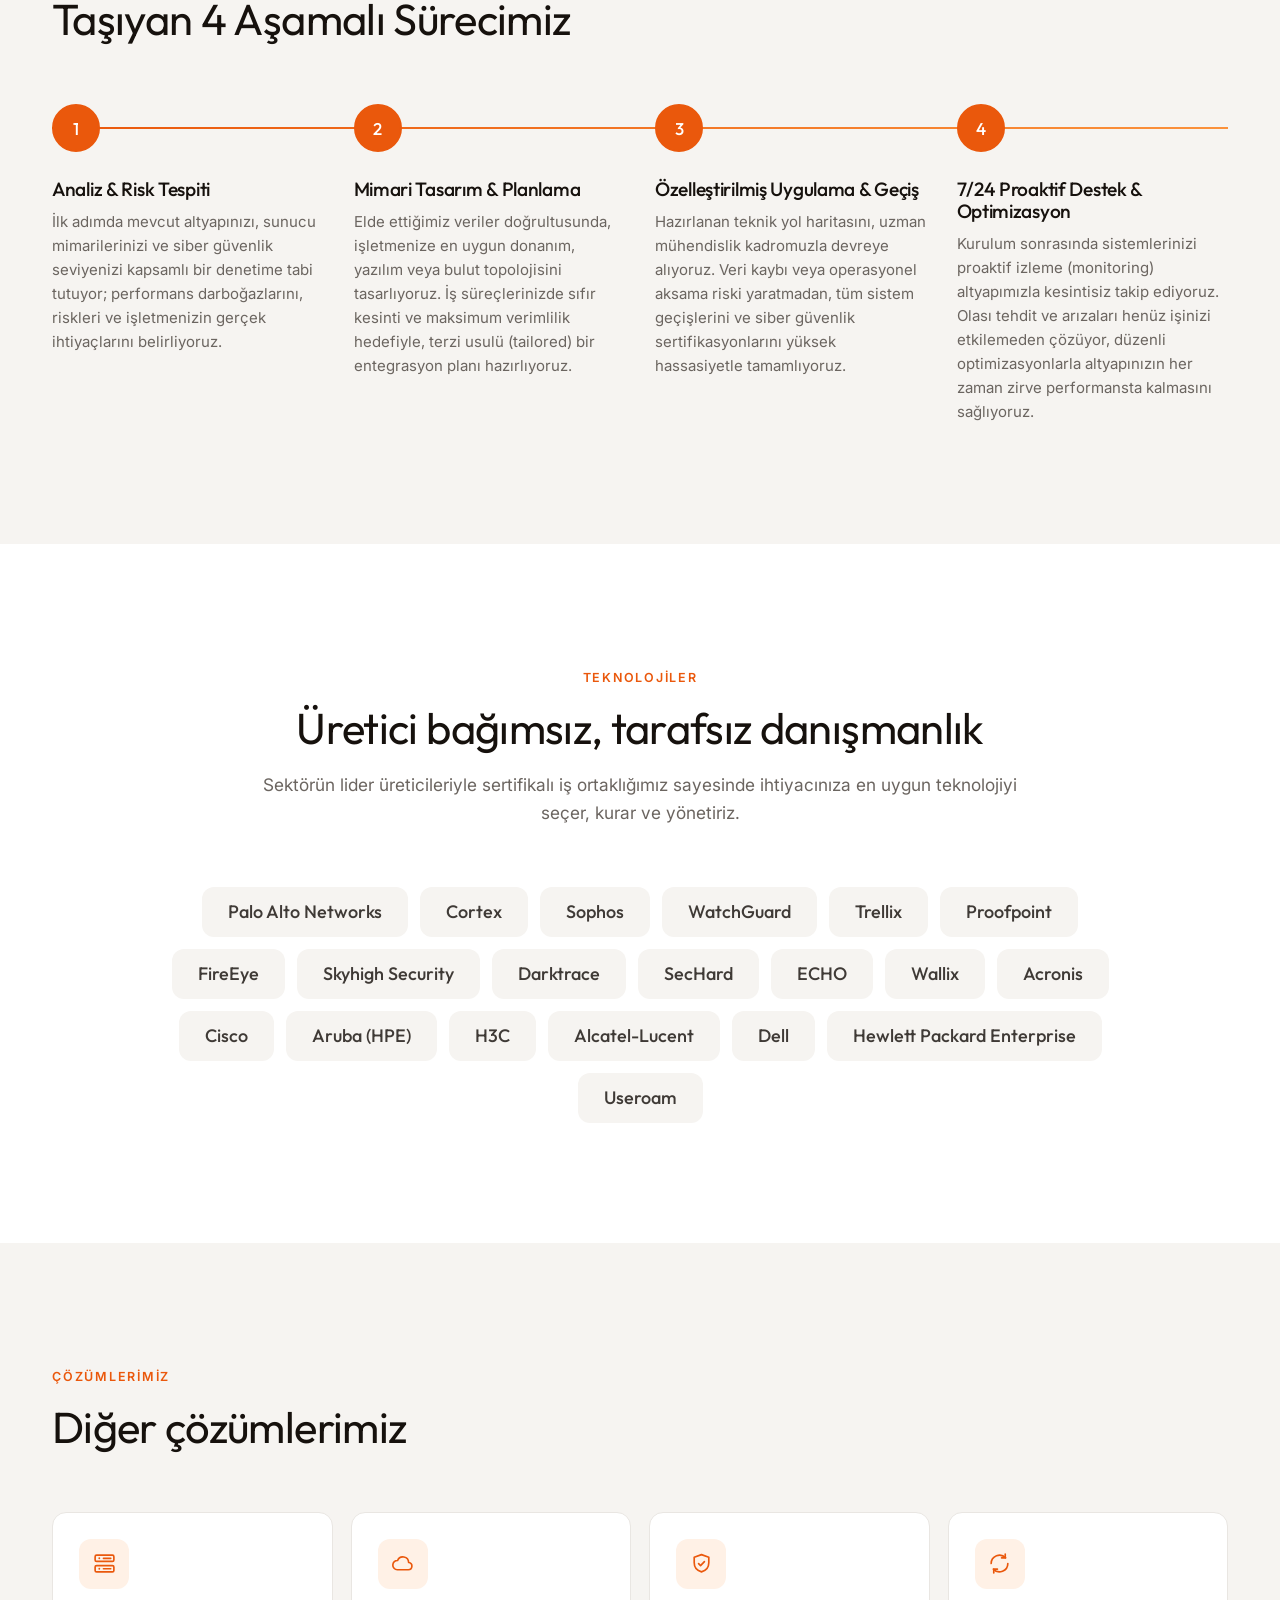
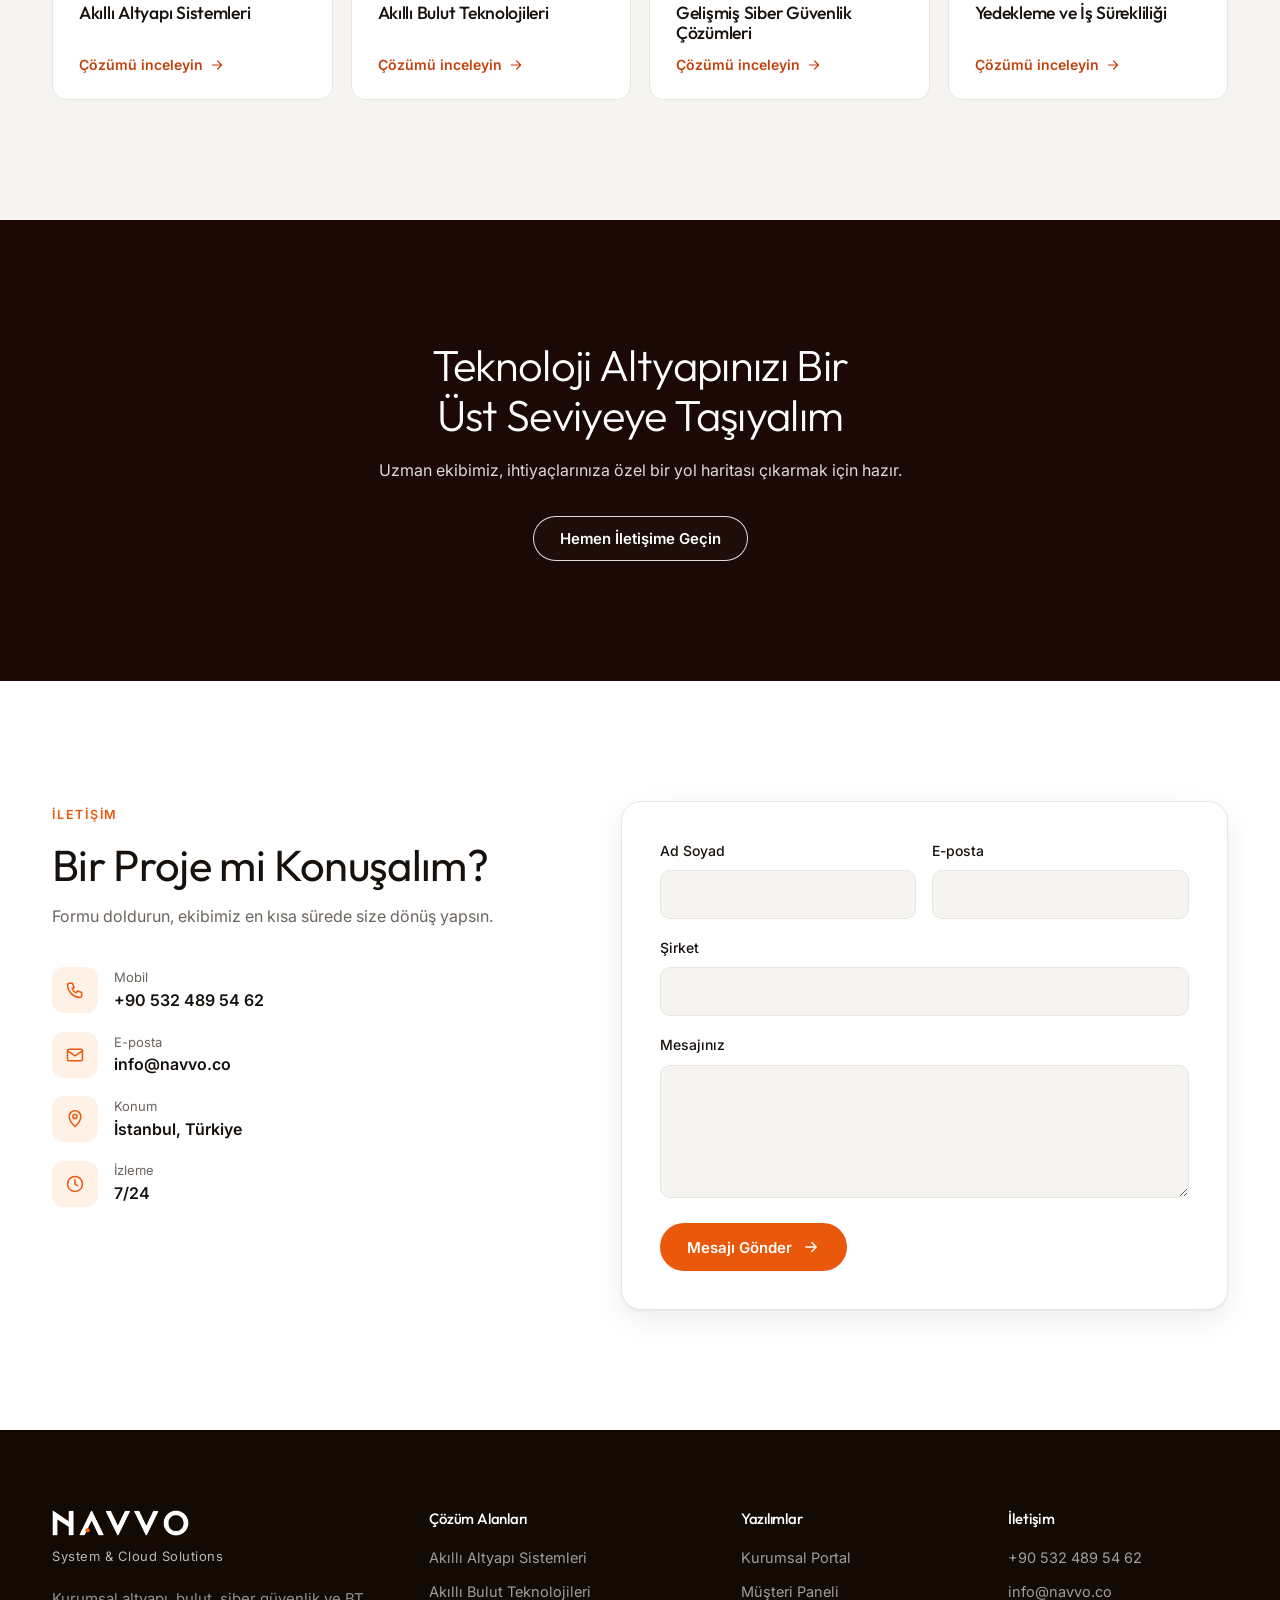
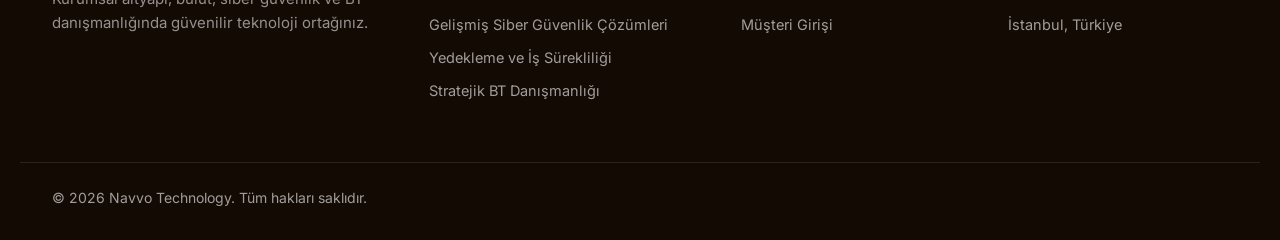
<file: cozumler/bt-danismanligi.html>
<!DOCTYPE html>
<html lang="tr">
<head>
<meta charset="UTF-8">
<meta name="viewport" content="width=device-width, initial-scale=1.0">
<title>Stratejik BT Danışmanlığı — Navvo Technology</title>
<meta name="description" content="Kurumların teknoloji yol haritalarını oluşturan dijital dönüşüm danışmanlığı, ISO 27001 ve KVKK uyum süreçleri ile 7/24 yönetilen BT hizmetleri (Managed Services).">
<meta name="theme-color" content="#1a0b04">
<link rel="icon" href="/favicon.ico?v=2" sizes="any">
<link rel="icon" href="/assets/img/favicon-32.png?v=2" type="image/png" sizes="32x32">
<link rel="apple-touch-icon" href="/assets/img/apple-touch-icon.png?v=2">
<link rel="preconnect" href="https://fonts.googleapis.com">
<link rel="preconnect" href="https://fonts.gstatic.com" crossorigin>
<link href="https://fonts.googleapis.com/css2?family=Inter:wght@400;500;600;700&family=Outfit:wght@300;400;500;600&display=swap" rel="stylesheet">
<link rel="stylesheet" href="/assets/css/site.css?v=13">
</head>
<body data-page="solution" data-slug="bt-danismanligi">

<div class="topbar">
  <div class="container topbar-inner">
    <a href="tel:+905324895462" class="topbar-alert"><svg viewBox="0 0 24 24" class="ico"><path d="M12 3 2 20h20Z"/><path d="M12 10v4M12 17h.01"/></svg><span data-i18n="top.alert">Siber saldırı mı yaşıyorsunuz? Hemen yardım alın</span></a>
    <div class="topbar-links">
      <a href="https://customer.navvo.co" class="topbar-link"><svg viewBox="0 0 24 24" class="ico"><circle cx="12" cy="8" r="4"/><path d="M4 21a8 8 0 0 1 16 0"/></svg><span data-i18n="top.login">Müşteri Girişi</span></a>
      <button class="topbar-link lang-btn" id="lang-toggle" type="button" aria-label="Dil / Language"><svg viewBox="0 0 24 24" class="ico"><circle cx="12" cy="12" r="9"/><path d="M3 12h18M12 3a14 14 0 0 1 0 18M12 3a14 14 0 0 0 0 18"/></svg><span id="lang-label">EN</span></button>
    </div>
  </div>
</div>

<header class="nav" id="nav">
  <div class="container nav-inner">
    <a href="/" class="brand" aria-label="Navvo Technology">
      <img src="/assets/img/icon-mark.png" alt="" class="brand-icon" width="144" height="144">
      <img src="/assets/img/logo-white.png" alt="Navvo" class="brand-logo logo-on-dark" width="507" height="96">
      <img src="/assets/img/logo.png" alt="" class="brand-logo logo-on-light" width="507" height="96">
    </a>
    <nav class="nav-links" id="nav-links">
      <div class="nav-drop mega">
        <a href="/#services" class="nav-drop-btn"><span data-i18n="nav.solutions">Çözümlerimiz</span><svg viewBox="0 0 24 24" class="ico chev"><path d="m6 9 6 6 6-6"/></svg></a>
        <div class="mega-menu" id="mega-menu"></div>
      </div>
    </nav>
    <div class="nav-actions">
      <a href="#contact" class="btn btn-outline btn-sm nav-cta" data-i18n="nav.contact">İletişim</a>
      <button class="nav-toggle" id="nav-toggle" type="button" aria-label="Menü"><span></span><span></span></button>
    </div>
  </div>
</header>

<main>
  <section class="hero sol-hero">
    <canvas class="hero-canvas" id="hero-canvas" aria-hidden="true"></canvas>
    <div class="hero-grain" aria-hidden="true"></div>
    <div class="container sol-hero-grid">
      <div class="sol-hero-copy">
        <a href="/#services" class="eyebrow eyebrow-glow reveal" data-i18n="nav.solutions">Çözümlerimiz</a>
        <h1 class="reveal" style="--d:1" id="sol-name">Stratejik BT Danışmanlığı</h1>
        <p class="sol-tag reveal" style="--d:2" id="sol-tag">Teknoloji yatırımlarınızı stratejiye dönüştürün</p>
        <p class="sol-desc reveal" style="--d:2" id="sol-desc">Kurumların teknoloji yol haritalarını oluşturan dijital dönüşüm danışmanlığı, ISO 27001 ve KVKK uyum süreçleri ile 7/24 yönetilen BT hizmetleri (Managed Services).</p>
        <div class="hero-actions reveal" style="--d:3">
          <a href="#contact" class="btn btn-outline-light" data-i18n="sol.cta">Uzmanla Görüşün</a>
          <a href="#kapsam" class="link-arrow light"><span data-i18n="sol.scopeLink">Hizmet kapsamını inceleyin</span> <svg viewBox="0 0 24 24" class="ico"><path d="M5 12h14M13 6l6 6-6 6"/></svg></a>
        </div>
      </div>
      <div class="sol-visual reveal" style="--d:2" id="sol-visual" aria-hidden="true"></div>
    </div>
  </section>

  <section class="sol-stats">
    <div class="container sol-stats-grid">
      <div class="sol-stat reveal"><b><span data-count="17">17</span>+</b><span data-i18n="stats.years">Yıllık Tecrübe</span></div>
      <div class="sol-stat reveal" style="--d:1"><b><span data-count="150">150</span>+</b><span data-i18n="stats.projects">Tamamlanan Proje</span></div>
      <div class="sol-stat reveal" style="--d:2"><b>%<span data-count="99.9" data-dec="1">99.9</span></b><span data-i18n="stats.uptime">Ortalama Çalışma Süresi</span></div>
      <div class="sol-stat reveal" style="--d:3"><b>7/24</b><span data-i18n="stats.support">Kesintisiz İzleme</span></div>
    </div>
  </section>

  <nav class="subnav" id="subnav">
    <div class="container subnav-inner">
      <b id="subnav-name">Stratejik BT Danışmanlığı</b>
      <div class="subnav-links">
        <a href="#zorluklar" data-i18n="sol.nav.challenges">Zorluklar</a>
        <a href="#genel-bakis" data-i18n="sol.nav.overview">Genel Bakış</a>
        <a href="#kapsam" data-i18n="sol.nav.scope">Hizmet Kapsamı</a>
        <a href="#surec" data-i18n="sol.nav.process">Süreç</a>
        <a href="#teknolojiler" data-i18n="sol.nav.tech">Teknolojiler</a>
        <a href="#contact" class="btn btn-primary btn-sm" data-i18n="sol.cta">Uzmanla Görüşün</a>
      </div>
    </div>
  </nav>

  <section class="section sol-challenge" id="zorluklar">
    <div class="container sol-challenge-grid" id="sol-challenge"></div>
  </section>

  <section class="section sol-overview" id="genel-bakis">
    <div class="container" id="sol-overview"></div>
  </section>

  <section class="section sol-scope" id="kapsam">
    <div class="container" id="sol-scope"></div>
  </section>

  <section class="section process" id="surec">
    <div class="container">
      <div class="section-head reveal">
        <div class="eyebrow" data-i18n="process.eyebrow">İşleyiş Modelimiz</div>
        <h2 data-i18n="process.title">Projelerinizi Geleceğe Taşıyan 4 Aşamalı Sürecimiz</h2>
      </div>
      <div class="timeline" id="timeline"></div>
    </div>
  </section>

  <section class="section sol-tech" id="teknolojiler">
    <div class="container" id="sol-tech"></div>
  </section>

  <section class="section sol-others">
    <div class="container">
      <div class="section-head reveal">
        <div class="eyebrow" data-i18n="nav.solutions">Çözümlerimiz</div>
        <h2 data-i18n="sol.othersTitle">Diğer çözümlerimiz</h2>
      </div>
      <div class="others-grid" id="sol-others"></div>
    </div>
  </section>

  <section class="cta-band">
    <canvas class="cta-canvas" id="cta-canvas" aria-hidden="true"></canvas>
    <div class="container cta-inner reveal">
      <h2 data-i18n="cta.title">Teknoloji Altyapınızı Bir Üst Seviyeye Taşıyalım</h2>
      <p data-i18n="cta.subtitle">Uzman ekibimiz, ihtiyaçlarınıza özel bir yol haritası çıkarmak için hazır.</p>
      <a href="#contact" class="btn btn-outline-light" data-i18n="cta.button">Hemen İletişime Geçin</a>
    </div>
  </section>

  <section class="section contact" id="contact">
    <div class="container contact-grid">
      <div class="reveal">
        <div class="eyebrow" data-i18n="contact.eyebrow">İletişim</div>
        <h2 data-i18n="contact.title">Bir Proje mi Konuşalım?</h2>
        <p class="muted" data-i18n="contact.subtitle">Formu doldurun, ekibimiz en kısa sürede size dönüş yapsın.</p>
        <ul class="contact-list">
          <li><span class="ci"><svg viewBox="0 0 24 24" class="ico"><path d="M5 4h4l2 5-2.5 1.5a11 11 0 0 0 5 5L15 13l5 2v4a2 2 0 0 1-2 2A16 16 0 0 1 3 6a2 2 0 0 1 2-2"/></svg></span><div><small data-i18n="contact.phone">Mobil</small><a href="tel:+905324895462">+90 532 489 54 62</a></div></li>
          <li><span class="ci"><svg viewBox="0 0 24 24" class="ico"><rect x="3" y="5" width="18" height="14" rx="2"/><path d="m3 7 9 6 9-6"/></svg></span><div><small data-i18n="contact.info.email">E-posta</small><a href="mailto:info@navvo.co">info@navvo.co</a></div></li>
          <li><span class="ci"><svg viewBox="0 0 24 24" class="ico"><path d="M12 21s-7-6.2-7-12a7 7 0 0 1 14 0c0 5.8-7 12-7 12Z"/><circle cx="12" cy="9" r="2.5"/></svg></span><div><small data-i18n="contact.info.location">Konum</small><span data-i18n="contact.info.locationValue">İstanbul, Türkiye</span></div></li>
          <li><span class="ci"><svg viewBox="0 0 24 24" class="ico"><circle cx="12" cy="12" r="9"/><path d="M12 7v5l3 2"/></svg></span><div><small data-i18n="contact.monitor">İzleme</small><span>7/24</span></div></li>
        </ul>
      </div>
      <form class="contact-form reveal" style="--d:1" id="contact-form">
        <div class="row2">
          <label><span data-i18n="contact.name">Ad Soyad</span><input name="name" required></label>
          <label><span data-i18n="contact.email">E-posta</span><input name="email" type="email" required></label>
        </div>
        <label><span data-i18n="contact.company">Şirket</span><input name="company"></label>
        <label><span data-i18n="contact.message">Mesajınız</span><textarea name="message" rows="5" required></textarea></label>
        <button class="btn btn-primary" type="submit"><span data-i18n="contact.send">Mesajı Gönder</span> <svg viewBox="0 0 24 24" class="ico"><path d="M5 12h14M13 6l6 6-6 6"/></svg></button>
      </form>
    </div>
  </section>
</main>

<footer class="footer">
  <div class="container footer-grid">
    <div>
      <a href="/" class="brand brand-foot"><img src="/assets/img/logo-white.png" alt="Navvo" class="brand-logo" width="507" height="96"><span class="brand-tag">System &amp; Cloud Solutions</span></a>
      <p class="muted" data-i18n="footer.tagline">Kurumsal altyapı, bulut, siber güvenlik ve BT danışmanlığında güvenilir teknoloji ortağınız.</p>
    </div>
    <div>
      <h4 data-i18n="footer.categoriesTitle">Çözüm Alanları</h4>
      <ul class="footer-links" id="footer-cats"></ul>
    </div>
    <div>
      <h4 data-i18n="footer.productTitle">Yazılımlar</h4>
      <ul class="footer-links">
        <li><a href="/#kurumsal-portal" data-i18n="nav.portal">Kurumsal Portal</a></li>
        <li><a href="/#musteri-paneli" data-i18n="nav.product">Müşteri Paneli</a></li>
        <li><a href="https://customer.navvo.co" data-i18n="top.login">Müşteri Girişi</a></li>
      </ul>
    </div>
    <div>
      <h4 data-i18n="footer.contactTitle">İletişim</h4>
      <ul class="footer-links">
        <li><a href="tel:+905324895462">+90 532 489 54 62</a></li>
        <li><a href="mailto:info@navvo.co">info@navvo.co</a></li>
        <li><span data-i18n="contact.info.locationValue">İstanbul, Türkiye</span></li>
      </ul>
    </div>
  </div>
  <div class="container footer-bottom">
    <span>© <span id="year">2026</span> Navvo Technology. <span data-i18n="footer.rights">Tüm hakları saklıdır.</span></span>
  </div>
</footer>

<button class="ai-fab" id="ai-fab" type="button" aria-label="NavvoAI">
  <svg viewBox="0 0 24 24" class="ico"><path d="M4 5h16v11H8l-4 4Z"/><path d="M9 10h.01M12 10h.01M15 10h.01"/></svg>
  <span>NavvoAI</span>
</button>
<div class="ai-panel" id="ai-panel" role="dialog" aria-label="NavvoAI">
  <div class="ai-head"><div><b>NavvoAI</b><small data-i18n="ai.sub">Genel teknik sorularınız için</small></div><button type="button" id="ai-close" aria-label="Kapat">×</button></div>
  <div class="ai-body" id="ai-body"></div>
  <form class="ai-form" id="ai-form"><input id="ai-input" autocomplete="off" data-i18n-ph="ai.ph" placeholder="Sorunuzu yazın..."><button type="submit" aria-label="Gönder"><svg viewBox="0 0 24 24" class="ico"><path d="M5 12h14M13 6l6 6-6 6"/></svg></button></form>
</div>

<div class="toast" id="toast"></div>

<script src="/assets/js/data.js?v=13"></script>
<script src="/assets/js/site.js?v=13"></script>
</body>
</html>
</file>
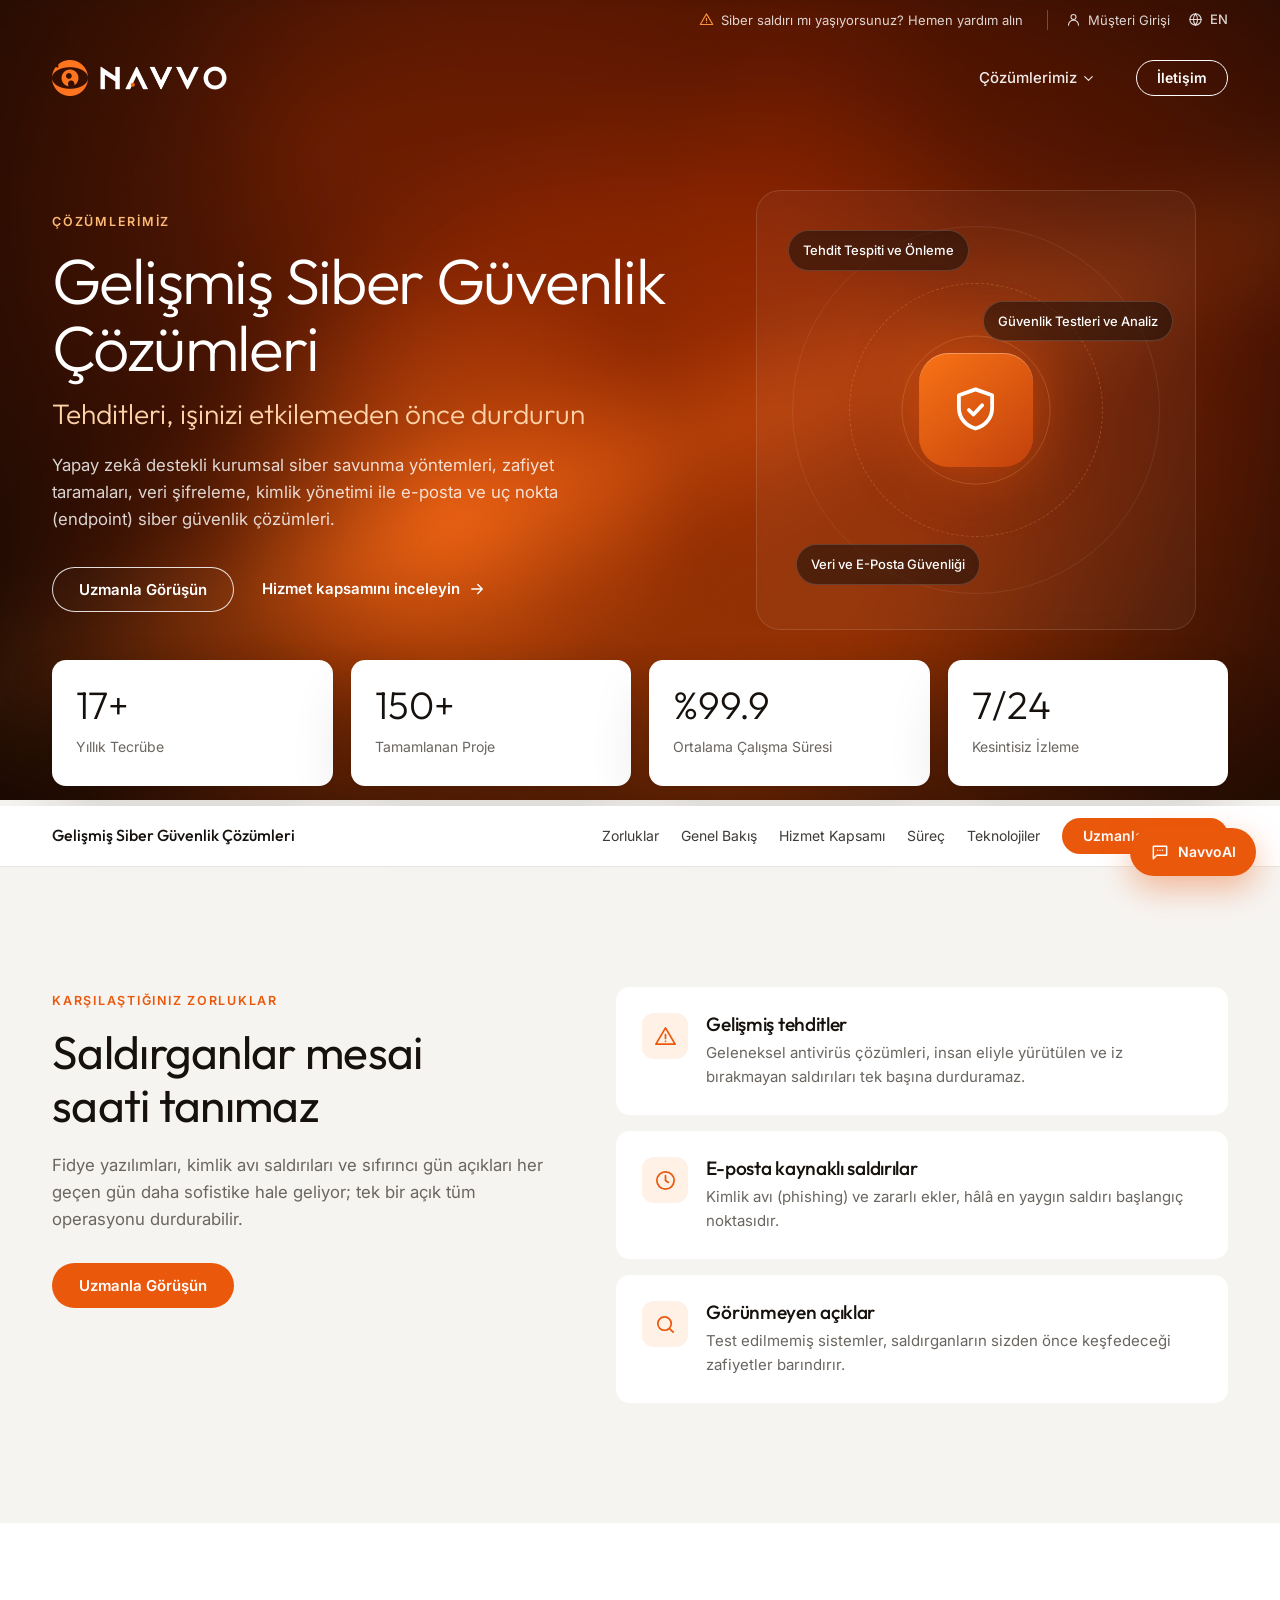
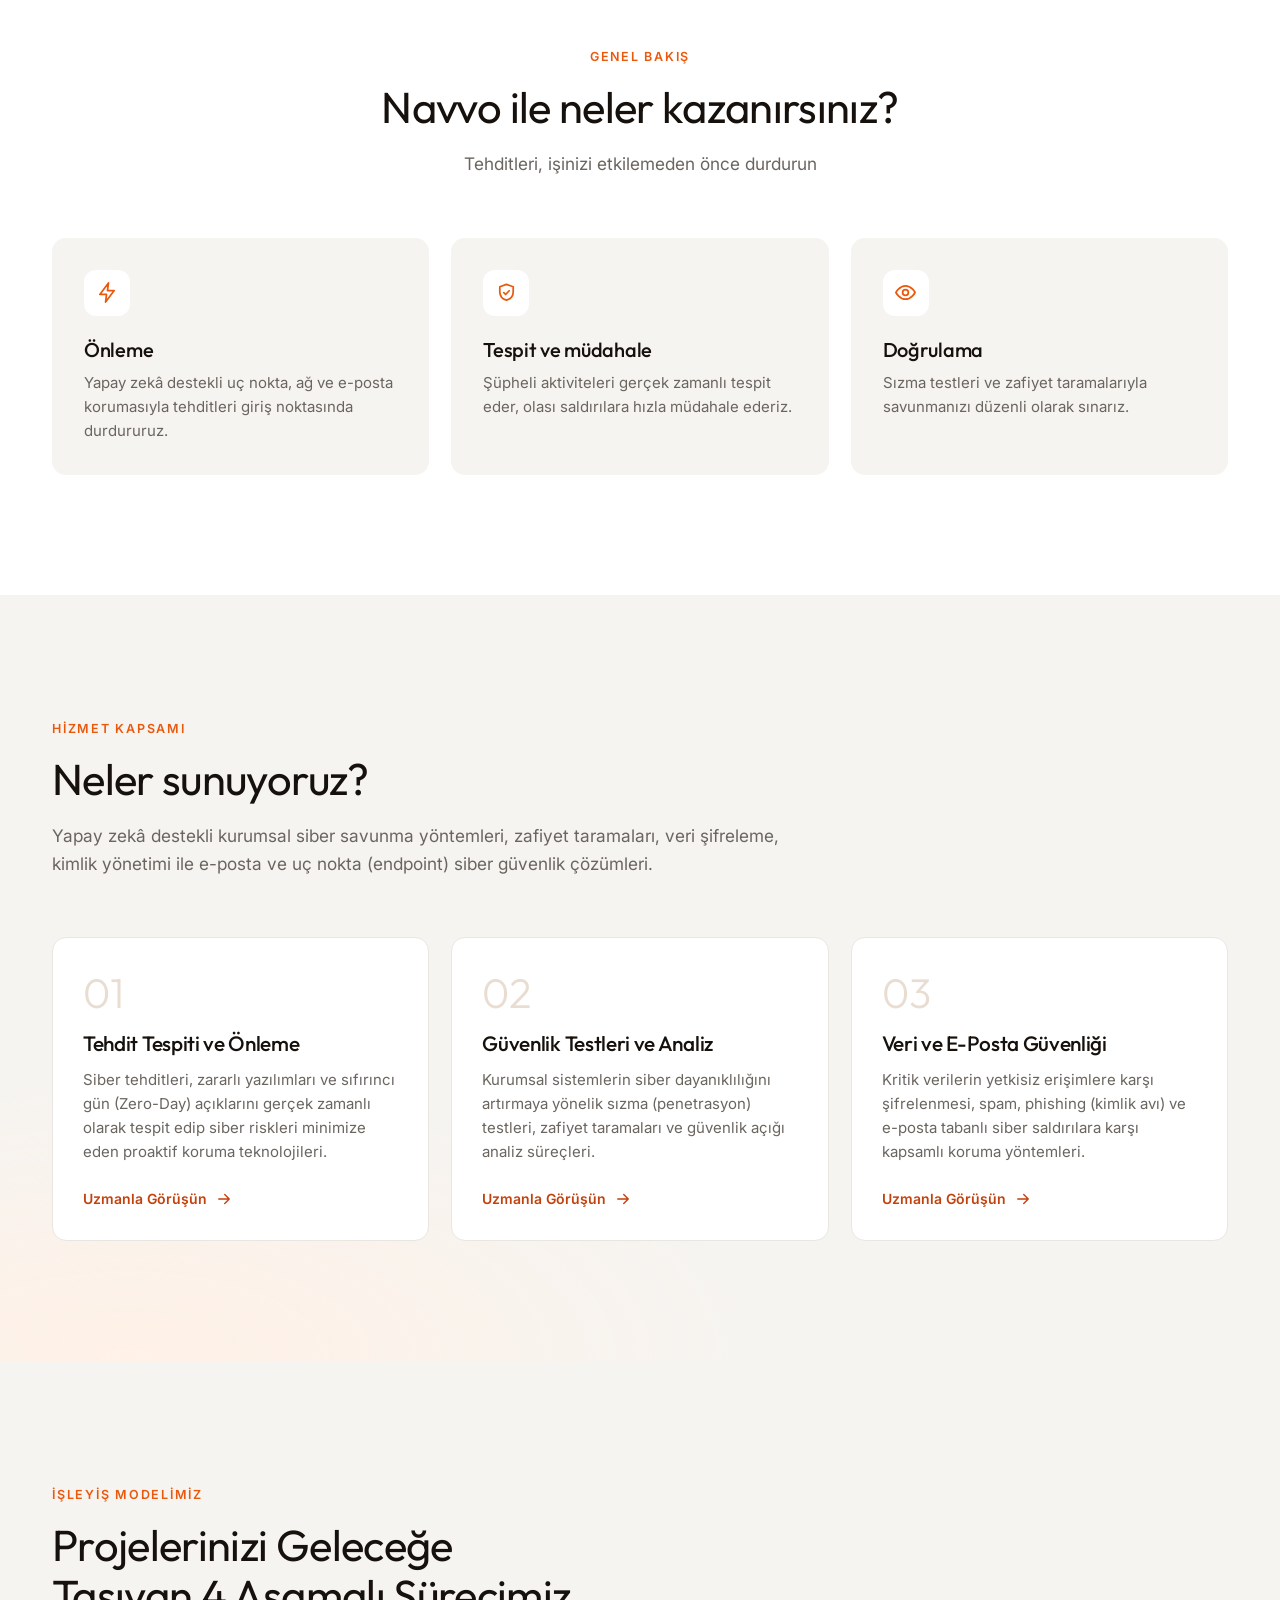
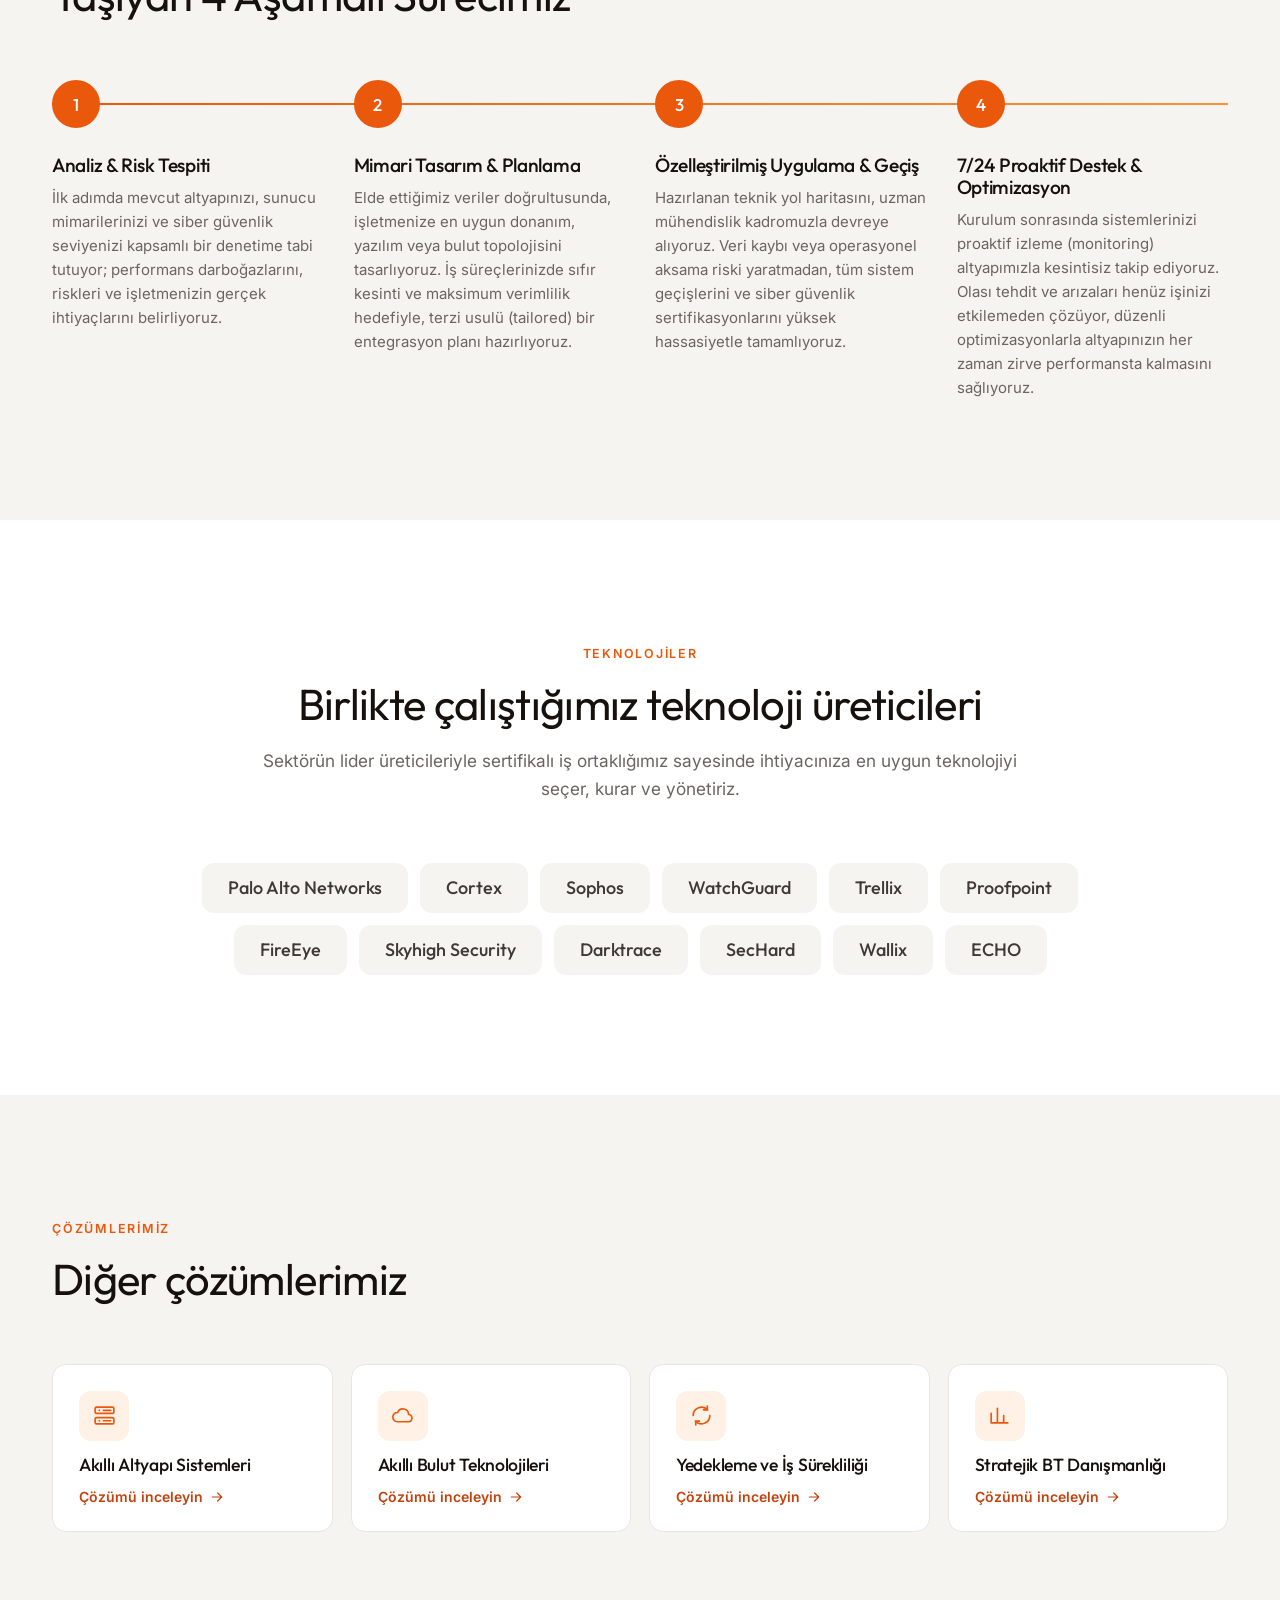
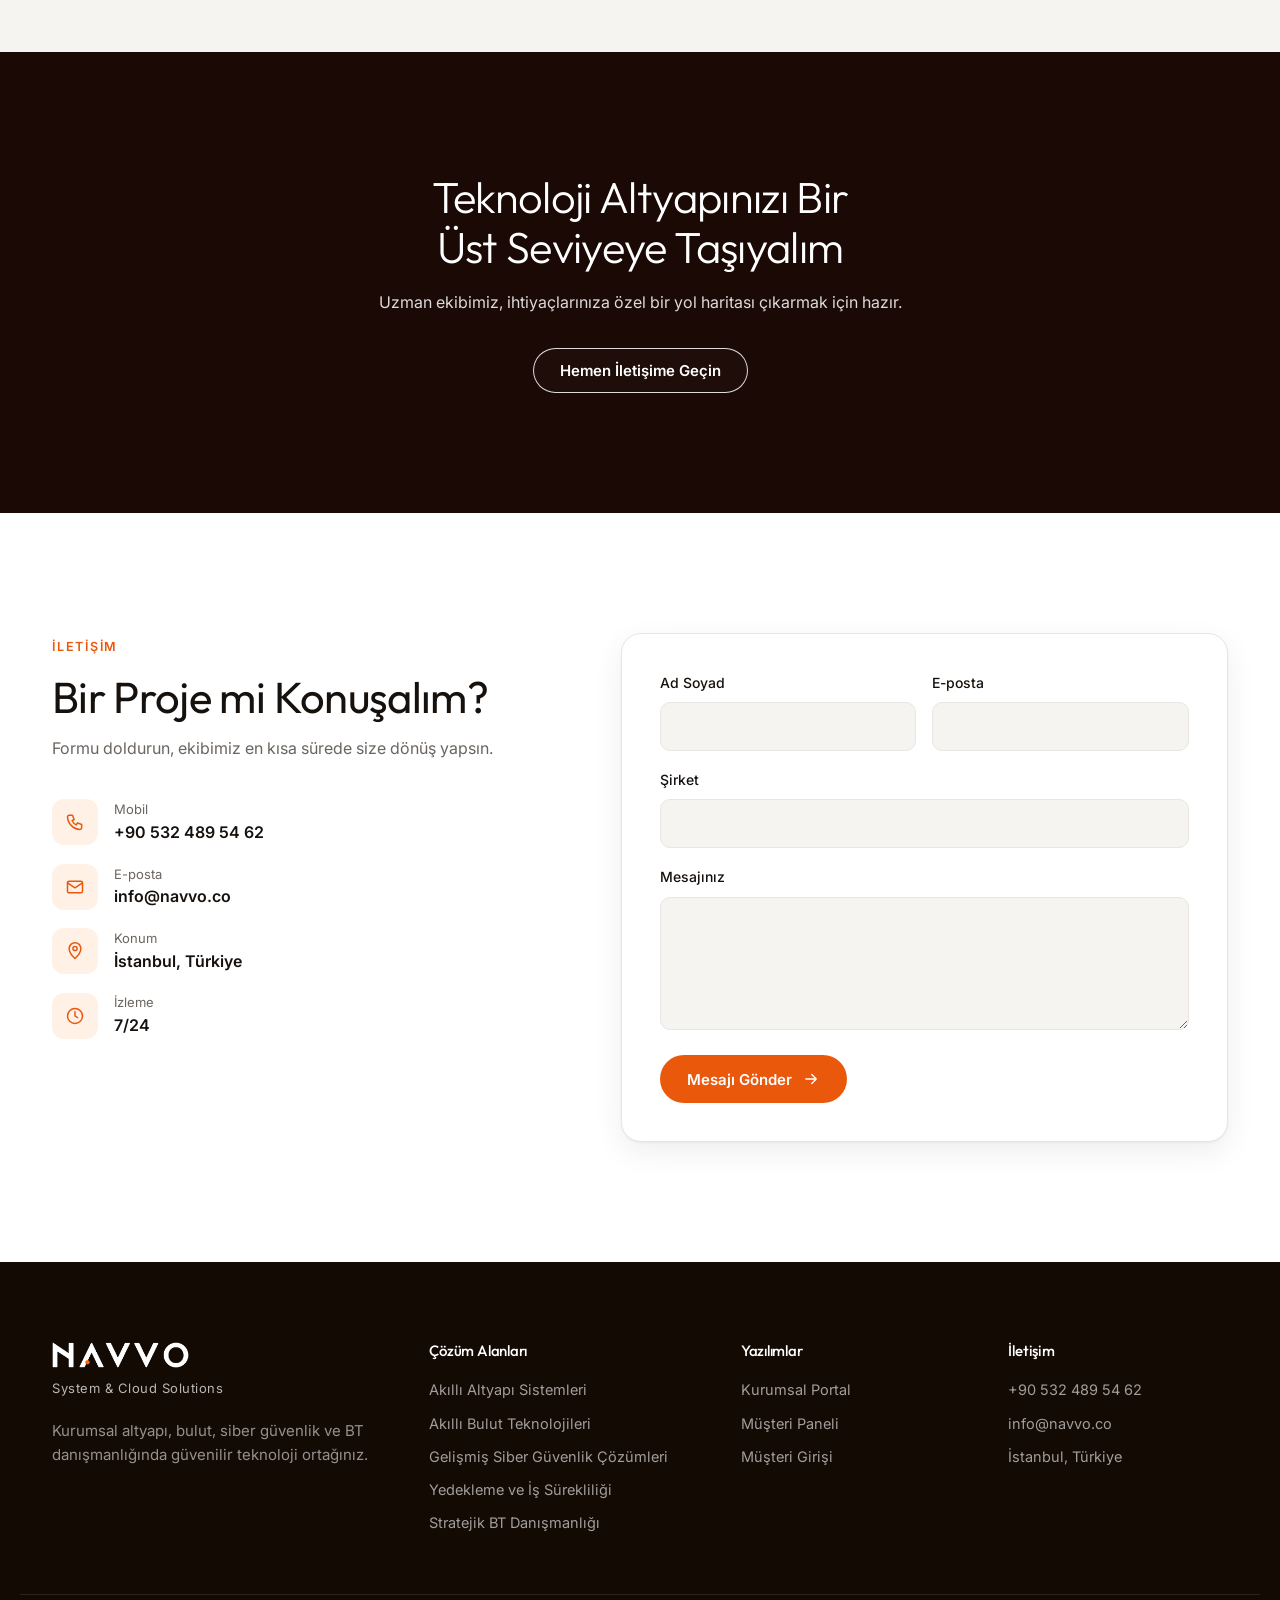
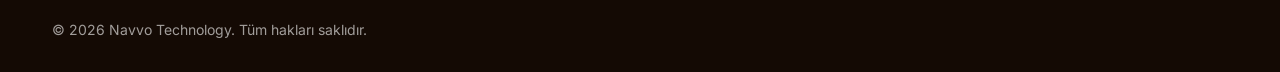
<file: cozumler/siber-guvenlik.html>
<!DOCTYPE html>
<html lang="tr">
<head>
<meta charset="UTF-8">
<meta name="viewport" content="width=device-width, initial-scale=1.0">
<title>Gelişmiş Siber Güvenlik Çözümleri — Navvo Technology</title>
<meta name="description" content="Yapay zekâ destekli kurumsal siber savunma yöntemleri, zafiyet taramaları, veri şifreleme, kimlik yönetimi ile e-posta ve uç nokta (endpoint) siber güvenlik çözümleri.">
<meta name="theme-color" content="#1a0b04">
<link rel="icon" href="/favicon.ico?v=2" sizes="any">
<link rel="icon" href="/assets/img/favicon-32.png?v=2" type="image/png" sizes="32x32">
<link rel="apple-touch-icon" href="/assets/img/apple-touch-icon.png?v=2">
<link rel="preconnect" href="https://fonts.googleapis.com">
<link rel="preconnect" href="https://fonts.gstatic.com" crossorigin>
<link href="https://fonts.googleapis.com/css2?family=Inter:wght@400;500;600;700&family=Outfit:wght@300;400;500;600&display=swap" rel="stylesheet">
<link rel="stylesheet" href="/assets/css/site.css?v=13">
</head>
<body data-page="solution" data-slug="siber-guvenlik">

<div class="topbar">
  <div class="container topbar-inner">
    <a href="tel:+905324895462" class="topbar-alert"><svg viewBox="0 0 24 24" class="ico"><path d="M12 3 2 20h20Z"/><path d="M12 10v4M12 17h.01"/></svg><span data-i18n="top.alert">Siber saldırı mı yaşıyorsunuz? Hemen yardım alın</span></a>
    <div class="topbar-links">
      <a href="https://customer.navvo.co" class="topbar-link"><svg viewBox="0 0 24 24" class="ico"><circle cx="12" cy="8" r="4"/><path d="M4 21a8 8 0 0 1 16 0"/></svg><span data-i18n="top.login">Müşteri Girişi</span></a>
      <button class="topbar-link lang-btn" id="lang-toggle" type="button" aria-label="Dil / Language"><svg viewBox="0 0 24 24" class="ico"><circle cx="12" cy="12" r="9"/><path d="M3 12h18M12 3a14 14 0 0 1 0 18M12 3a14 14 0 0 0 0 18"/></svg><span id="lang-label">EN</span></button>
    </div>
  </div>
</div>

<header class="nav" id="nav">
  <div class="container nav-inner">
    <a href="/" class="brand" aria-label="Navvo Technology">
      <img src="/assets/img/icon-mark.png" alt="" class="brand-icon" width="144" height="144">
      <img src="/assets/img/logo-white.png" alt="Navvo" class="brand-logo logo-on-dark" width="507" height="96">
      <img src="/assets/img/logo.png" alt="" class="brand-logo logo-on-light" width="507" height="96">
    </a>
    <nav class="nav-links" id="nav-links">
      <div class="nav-drop mega">
        <a href="/#services" class="nav-drop-btn"><span data-i18n="nav.solutions">Çözümlerimiz</span><svg viewBox="0 0 24 24" class="ico chev"><path d="m6 9 6 6 6-6"/></svg></a>
        <div class="mega-menu" id="mega-menu"></div>
      </div>
    </nav>
    <div class="nav-actions">
      <a href="#contact" class="btn btn-outline btn-sm nav-cta" data-i18n="nav.contact">İletişim</a>
      <button class="nav-toggle" id="nav-toggle" type="button" aria-label="Menü"><span></span><span></span></button>
    </div>
  </div>
</header>

<main>
  <section class="hero sol-hero">
    <canvas class="hero-canvas" id="hero-canvas" aria-hidden="true"></canvas>
    <div class="hero-grain" aria-hidden="true"></div>
    <div class="container sol-hero-grid">
      <div class="sol-hero-copy">
        <a href="/#services" class="eyebrow eyebrow-glow reveal" data-i18n="nav.solutions">Çözümlerimiz</a>
        <h1 class="reveal" style="--d:1" id="sol-name">Gelişmiş Siber Güvenlik Çözümleri</h1>
        <p class="sol-tag reveal" style="--d:2" id="sol-tag">Tehditleri, işinizi etkilemeden önce durdurun</p>
        <p class="sol-desc reveal" style="--d:2" id="sol-desc">Yapay zekâ destekli kurumsal siber savunma yöntemleri, zafiyet taramaları, veri şifreleme, kimlik yönetimi ile e-posta ve uç nokta (endpoint) siber güvenlik çözümleri.</p>
        <div class="hero-actions reveal" style="--d:3">
          <a href="#contact" class="btn btn-outline-light" data-i18n="sol.cta">Uzmanla Görüşün</a>
          <a href="#kapsam" class="link-arrow light"><span data-i18n="sol.scopeLink">Hizmet kapsamını inceleyin</span> <svg viewBox="0 0 24 24" class="ico"><path d="M5 12h14M13 6l6 6-6 6"/></svg></a>
        </div>
      </div>
      <div class="sol-visual reveal" style="--d:2" id="sol-visual" aria-hidden="true"></div>
    </div>
  </section>

  <section class="sol-stats">
    <div class="container sol-stats-grid">
      <div class="sol-stat reveal"><b><span data-count="17">17</span>+</b><span data-i18n="stats.years">Yıllık Tecrübe</span></div>
      <div class="sol-stat reveal" style="--d:1"><b><span data-count="150">150</span>+</b><span data-i18n="stats.projects">Tamamlanan Proje</span></div>
      <div class="sol-stat reveal" style="--d:2"><b>%<span data-count="99.9" data-dec="1">99.9</span></b><span data-i18n="stats.uptime">Ortalama Çalışma Süresi</span></div>
      <div class="sol-stat reveal" style="--d:3"><b>7/24</b><span data-i18n="stats.support">Kesintisiz İzleme</span></div>
    </div>
  </section>

  <nav class="subnav" id="subnav">
    <div class="container subnav-inner">
      <b id="subnav-name">Gelişmiş Siber Güvenlik Çözümleri</b>
      <div class="subnav-links">
        <a href="#zorluklar" data-i18n="sol.nav.challenges">Zorluklar</a>
        <a href="#genel-bakis" data-i18n="sol.nav.overview">Genel Bakış</a>
        <a href="#kapsam" data-i18n="sol.nav.scope">Hizmet Kapsamı</a>
        <a href="#surec" data-i18n="sol.nav.process">Süreç</a>
        <a href="#teknolojiler" data-i18n="sol.nav.tech">Teknolojiler</a>
        <a href="#contact" class="btn btn-primary btn-sm" data-i18n="sol.cta">Uzmanla Görüşün</a>
      </div>
    </div>
  </nav>

  <section class="section sol-challenge" id="zorluklar">
    <div class="container sol-challenge-grid" id="sol-challenge"></div>
  </section>

  <section class="section sol-overview" id="genel-bakis">
    <div class="container" id="sol-overview"></div>
  </section>

  <section class="section sol-scope" id="kapsam">
    <div class="container" id="sol-scope"></div>
  </section>

  <section class="section process" id="surec">
    <div class="container">
      <div class="section-head reveal">
        <div class="eyebrow" data-i18n="process.eyebrow">İşleyiş Modelimiz</div>
        <h2 data-i18n="process.title">Projelerinizi Geleceğe Taşıyan 4 Aşamalı Sürecimiz</h2>
      </div>
      <div class="timeline" id="timeline"></div>
    </div>
  </section>

  <section class="section sol-tech" id="teknolojiler">
    <div class="container" id="sol-tech"></div>
  </section>

  <section class="section sol-others">
    <div class="container">
      <div class="section-head reveal">
        <div class="eyebrow" data-i18n="nav.solutions">Çözümlerimiz</div>
        <h2 data-i18n="sol.othersTitle">Diğer çözümlerimiz</h2>
      </div>
      <div class="others-grid" id="sol-others"></div>
    </div>
  </section>

  <section class="cta-band">
    <canvas class="cta-canvas" id="cta-canvas" aria-hidden="true"></canvas>
    <div class="container cta-inner reveal">
      <h2 data-i18n="cta.title">Teknoloji Altyapınızı Bir Üst Seviyeye Taşıyalım</h2>
      <p data-i18n="cta.subtitle">Uzman ekibimiz, ihtiyaçlarınıza özel bir yol haritası çıkarmak için hazır.</p>
      <a href="#contact" class="btn btn-outline-light" data-i18n="cta.button">Hemen İletişime Geçin</a>
    </div>
  </section>

  <section class="section contact" id="contact">
    <div class="container contact-grid">
      <div class="reveal">
        <div class="eyebrow" data-i18n="contact.eyebrow">İletişim</div>
        <h2 data-i18n="contact.title">Bir Proje mi Konuşalım?</h2>
        <p class="muted" data-i18n="contact.subtitle">Formu doldurun, ekibimiz en kısa sürede size dönüş yapsın.</p>
        <ul class="contact-list">
          <li><span class="ci"><svg viewBox="0 0 24 24" class="ico"><path d="M5 4h4l2 5-2.5 1.5a11 11 0 0 0 5 5L15 13l5 2v4a2 2 0 0 1-2 2A16 16 0 0 1 3 6a2 2 0 0 1 2-2"/></svg></span><div><small data-i18n="contact.phone">Mobil</small><a href="tel:+905324895462">+90 532 489 54 62</a></div></li>
          <li><span class="ci"><svg viewBox="0 0 24 24" class="ico"><rect x="3" y="5" width="18" height="14" rx="2"/><path d="m3 7 9 6 9-6"/></svg></span><div><small data-i18n="contact.info.email">E-posta</small><a href="mailto:info@navvo.co">info@navvo.co</a></div></li>
          <li><span class="ci"><svg viewBox="0 0 24 24" class="ico"><path d="M12 21s-7-6.2-7-12a7 7 0 0 1 14 0c0 5.8-7 12-7 12Z"/><circle cx="12" cy="9" r="2.5"/></svg></span><div><small data-i18n="contact.info.location">Konum</small><span data-i18n="contact.info.locationValue">İstanbul, Türkiye</span></div></li>
          <li><span class="ci"><svg viewBox="0 0 24 24" class="ico"><circle cx="12" cy="12" r="9"/><path d="M12 7v5l3 2"/></svg></span><div><small data-i18n="contact.monitor">İzleme</small><span>7/24</span></div></li>
        </ul>
      </div>
      <form class="contact-form reveal" style="--d:1" id="contact-form">
        <div class="row2">
          <label><span data-i18n="contact.name">Ad Soyad</span><input name="name" required></label>
          <label><span data-i18n="contact.email">E-posta</span><input name="email" type="email" required></label>
        </div>
        <label><span data-i18n="contact.company">Şirket</span><input name="company"></label>
        <label><span data-i18n="contact.message">Mesajınız</span><textarea name="message" rows="5" required></textarea></label>
        <button class="btn btn-primary" type="submit"><span data-i18n="contact.send">Mesajı Gönder</span> <svg viewBox="0 0 24 24" class="ico"><path d="M5 12h14M13 6l6 6-6 6"/></svg></button>
      </form>
    </div>
  </section>
</main>

<footer class="footer">
  <div class="container footer-grid">
    <div>
      <a href="/" class="brand brand-foot"><img src="/assets/img/logo-white.png" alt="Navvo" class="brand-logo" width="507" height="96"><span class="brand-tag">System &amp; Cloud Solutions</span></a>
      <p class="muted" data-i18n="footer.tagline">Kurumsal altyapı, bulut, siber güvenlik ve BT danışmanlığında güvenilir teknoloji ortağınız.</p>
    </div>
    <div>
      <h4 data-i18n="footer.categoriesTitle">Çözüm Alanları</h4>
      <ul class="footer-links" id="footer-cats"></ul>
    </div>
    <div>
      <h4 data-i18n="footer.productTitle">Yazılımlar</h4>
      <ul class="footer-links">
        <li><a href="/#kurumsal-portal" data-i18n="nav.portal">Kurumsal Portal</a></li>
        <li><a href="/#musteri-paneli" data-i18n="nav.product">Müşteri Paneli</a></li>
        <li><a href="https://customer.navvo.co" data-i18n="top.login">Müşteri Girişi</a></li>
      </ul>
    </div>
    <div>
      <h4 data-i18n="footer.contactTitle">İletişim</h4>
      <ul class="footer-links">
        <li><a href="tel:+905324895462">+90 532 489 54 62</a></li>
        <li><a href="mailto:info@navvo.co">info@navvo.co</a></li>
        <li><span data-i18n="contact.info.locationValue">İstanbul, Türkiye</span></li>
      </ul>
    </div>
  </div>
  <div class="container footer-bottom">
    <span>© <span id="year">2026</span> Navvo Technology. <span data-i18n="footer.rights">Tüm hakları saklıdır.</span></span>
  </div>
</footer>

<button class="ai-fab" id="ai-fab" type="button" aria-label="NavvoAI">
  <svg viewBox="0 0 24 24" class="ico"><path d="M4 5h16v11H8l-4 4Z"/><path d="M9 10h.01M12 10h.01M15 10h.01"/></svg>
  <span>NavvoAI</span>
</button>
<div class="ai-panel" id="ai-panel" role="dialog" aria-label="NavvoAI">
  <div class="ai-head"><div><b>NavvoAI</b><small data-i18n="ai.sub">Genel teknik sorularınız için</small></div><button type="button" id="ai-close" aria-label="Kapat">×</button></div>
  <div class="ai-body" id="ai-body"></div>
  <form class="ai-form" id="ai-form"><input id="ai-input" autocomplete="off" data-i18n-ph="ai.ph" placeholder="Sorunuzu yazın..."><button type="submit" aria-label="Gönder"><svg viewBox="0 0 24 24" class="ico"><path d="M5 12h14M13 6l6 6-6 6"/></svg></button></form>
</div>

<div class="toast" id="toast"></div>

<script src="/assets/js/data.js?v=13"></script>
<script src="/assets/js/site.js?v=13"></script>
</body>
</html>
</file>
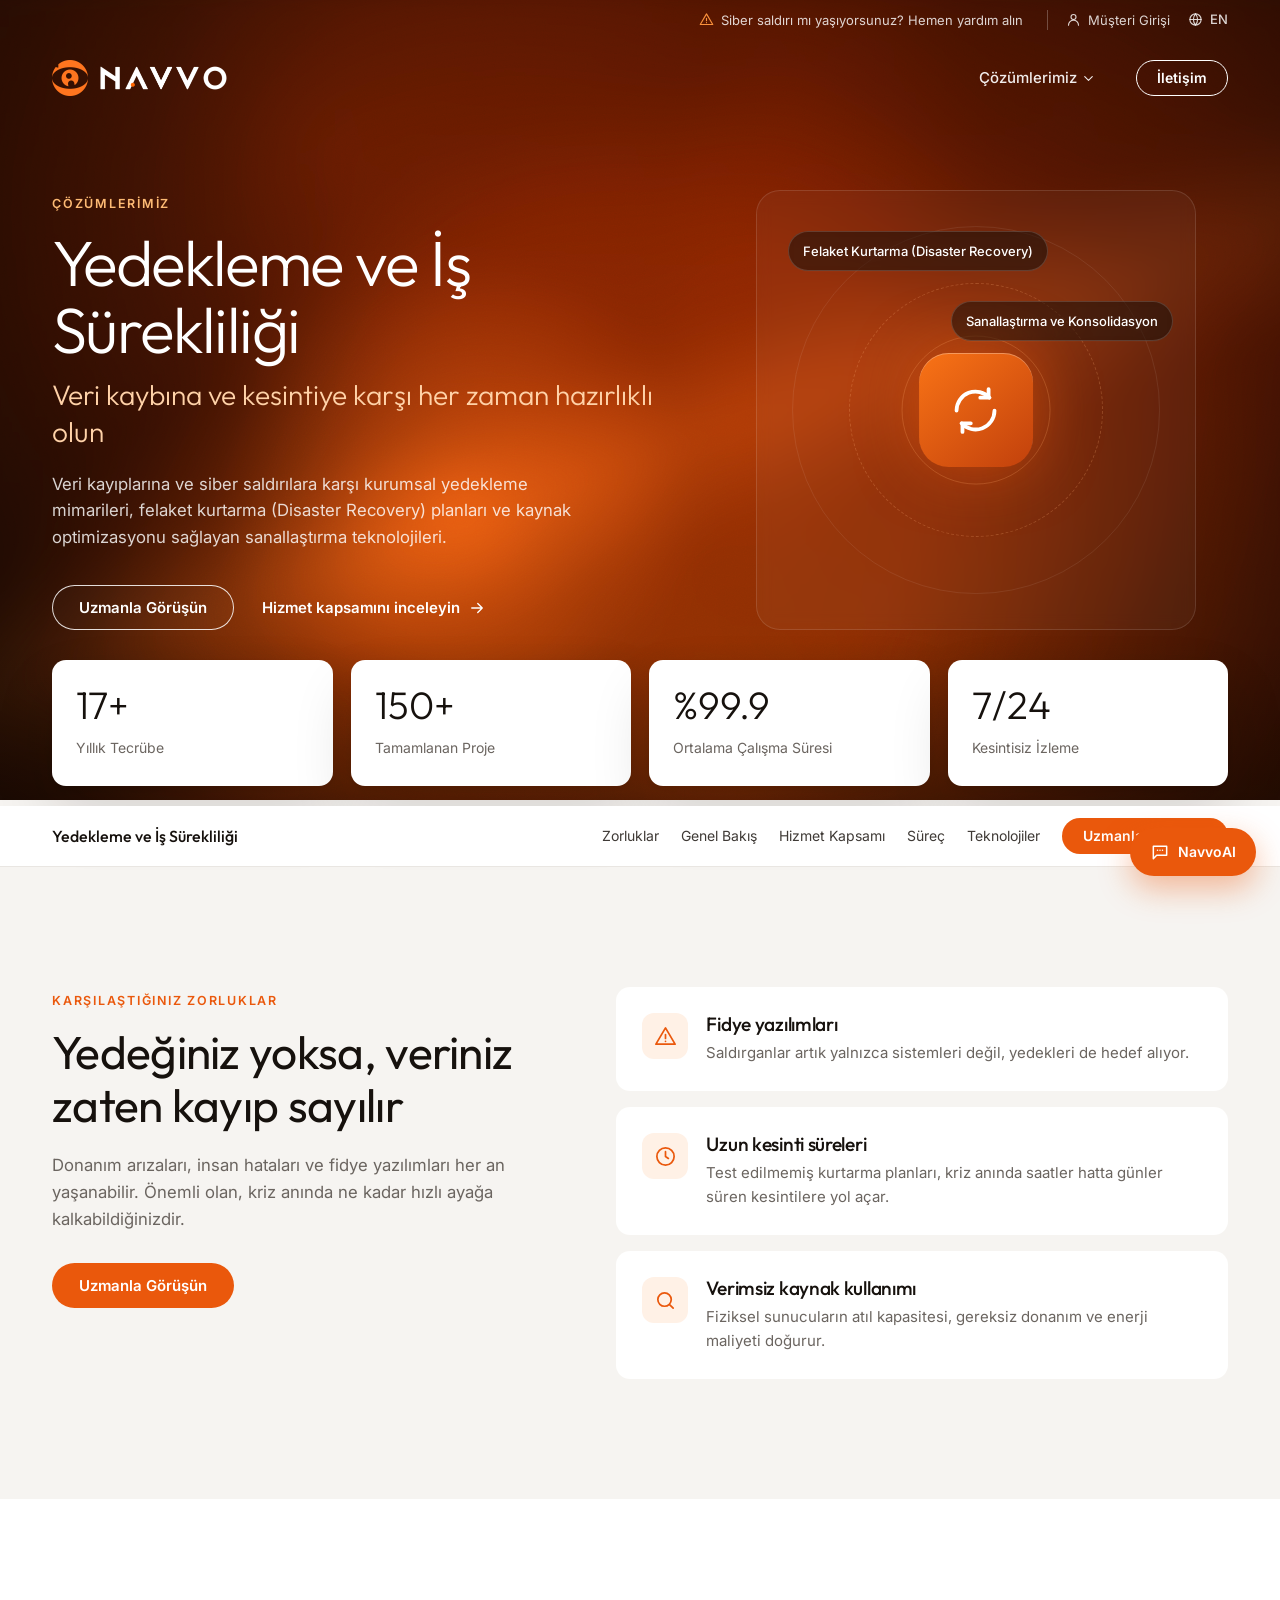
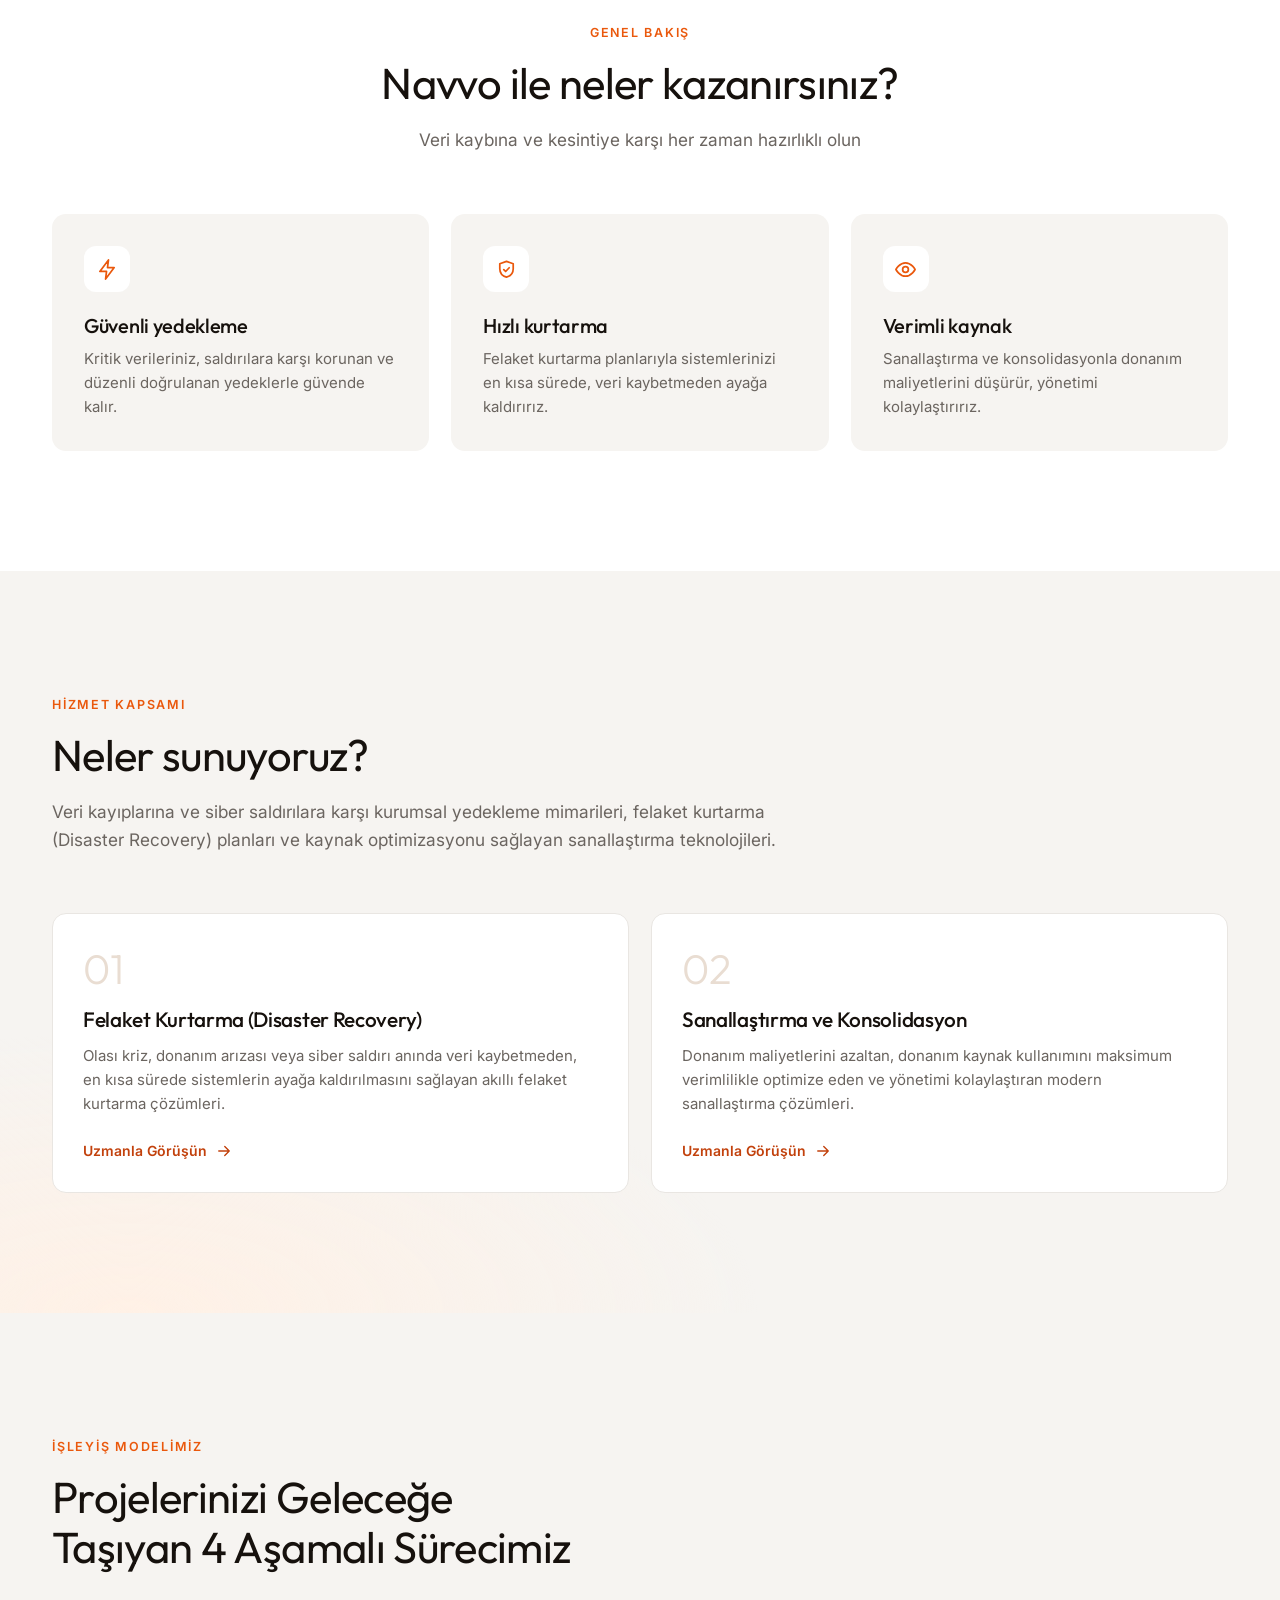
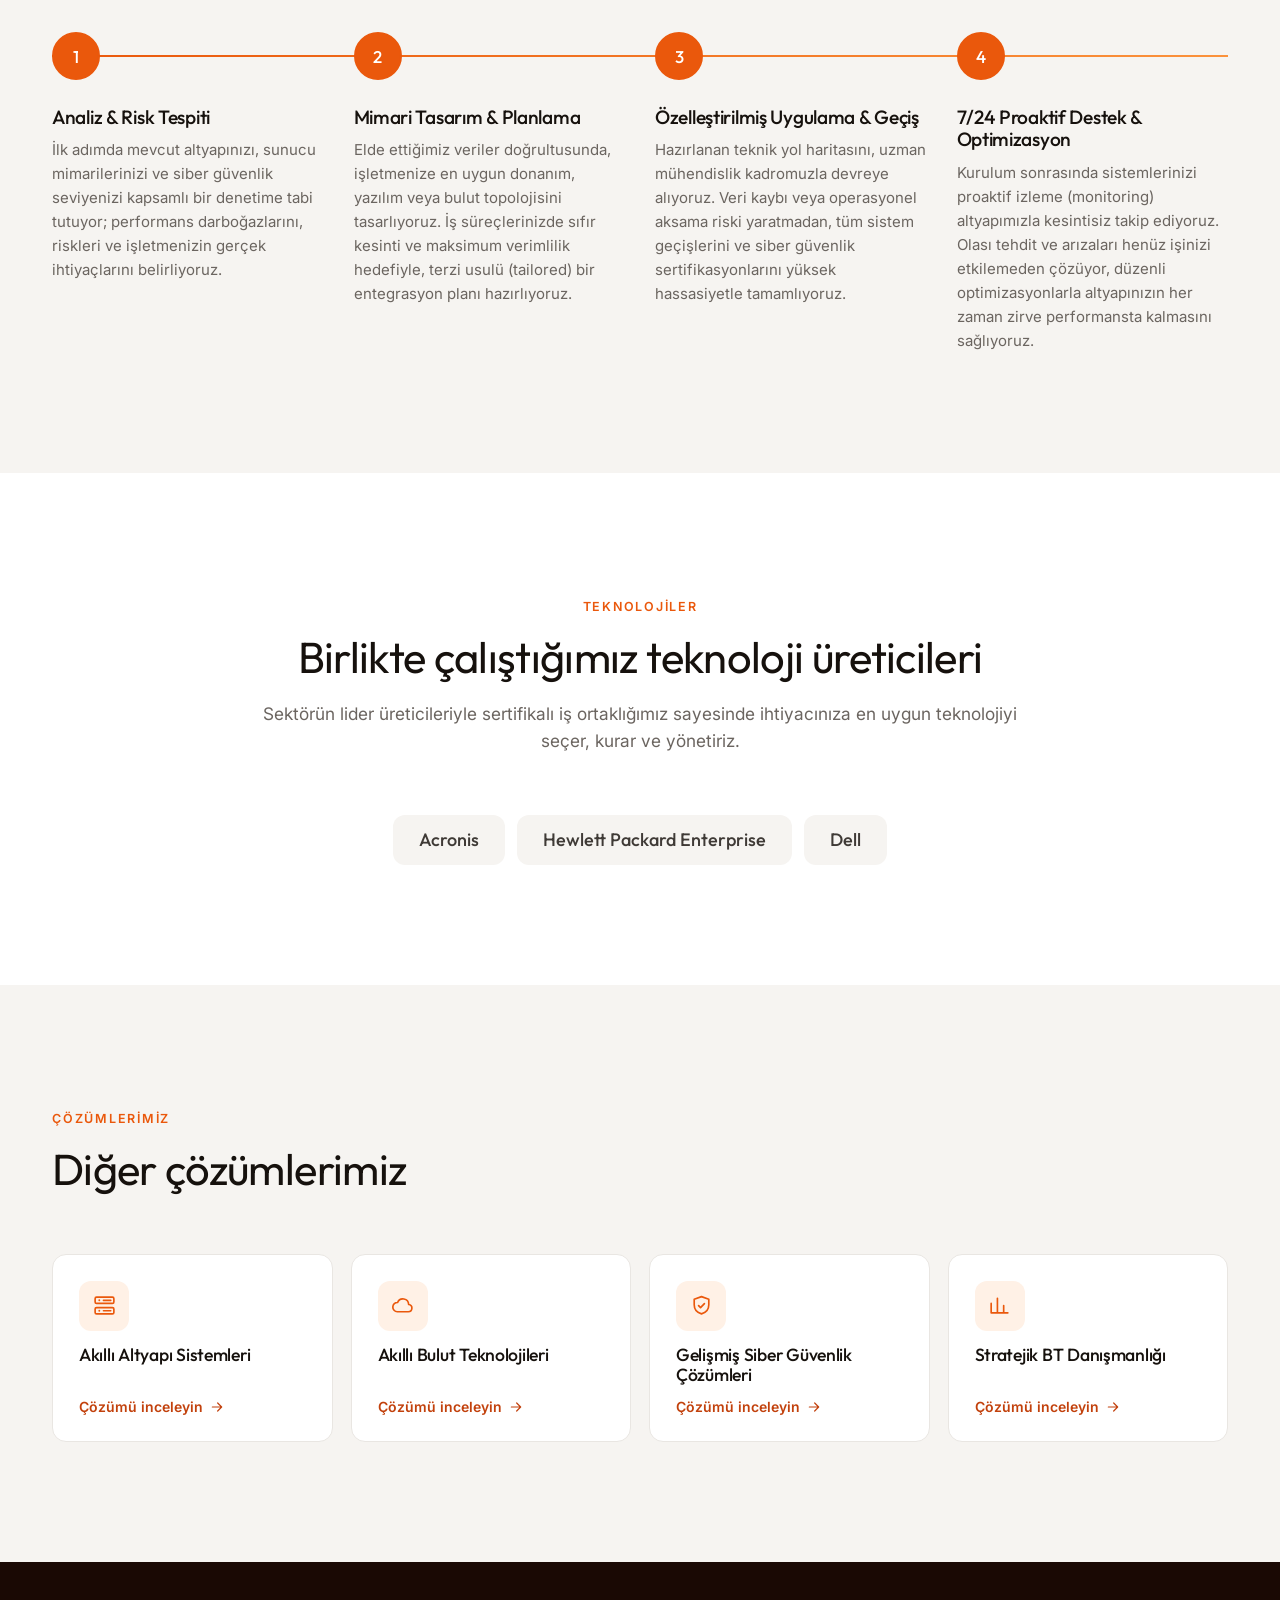
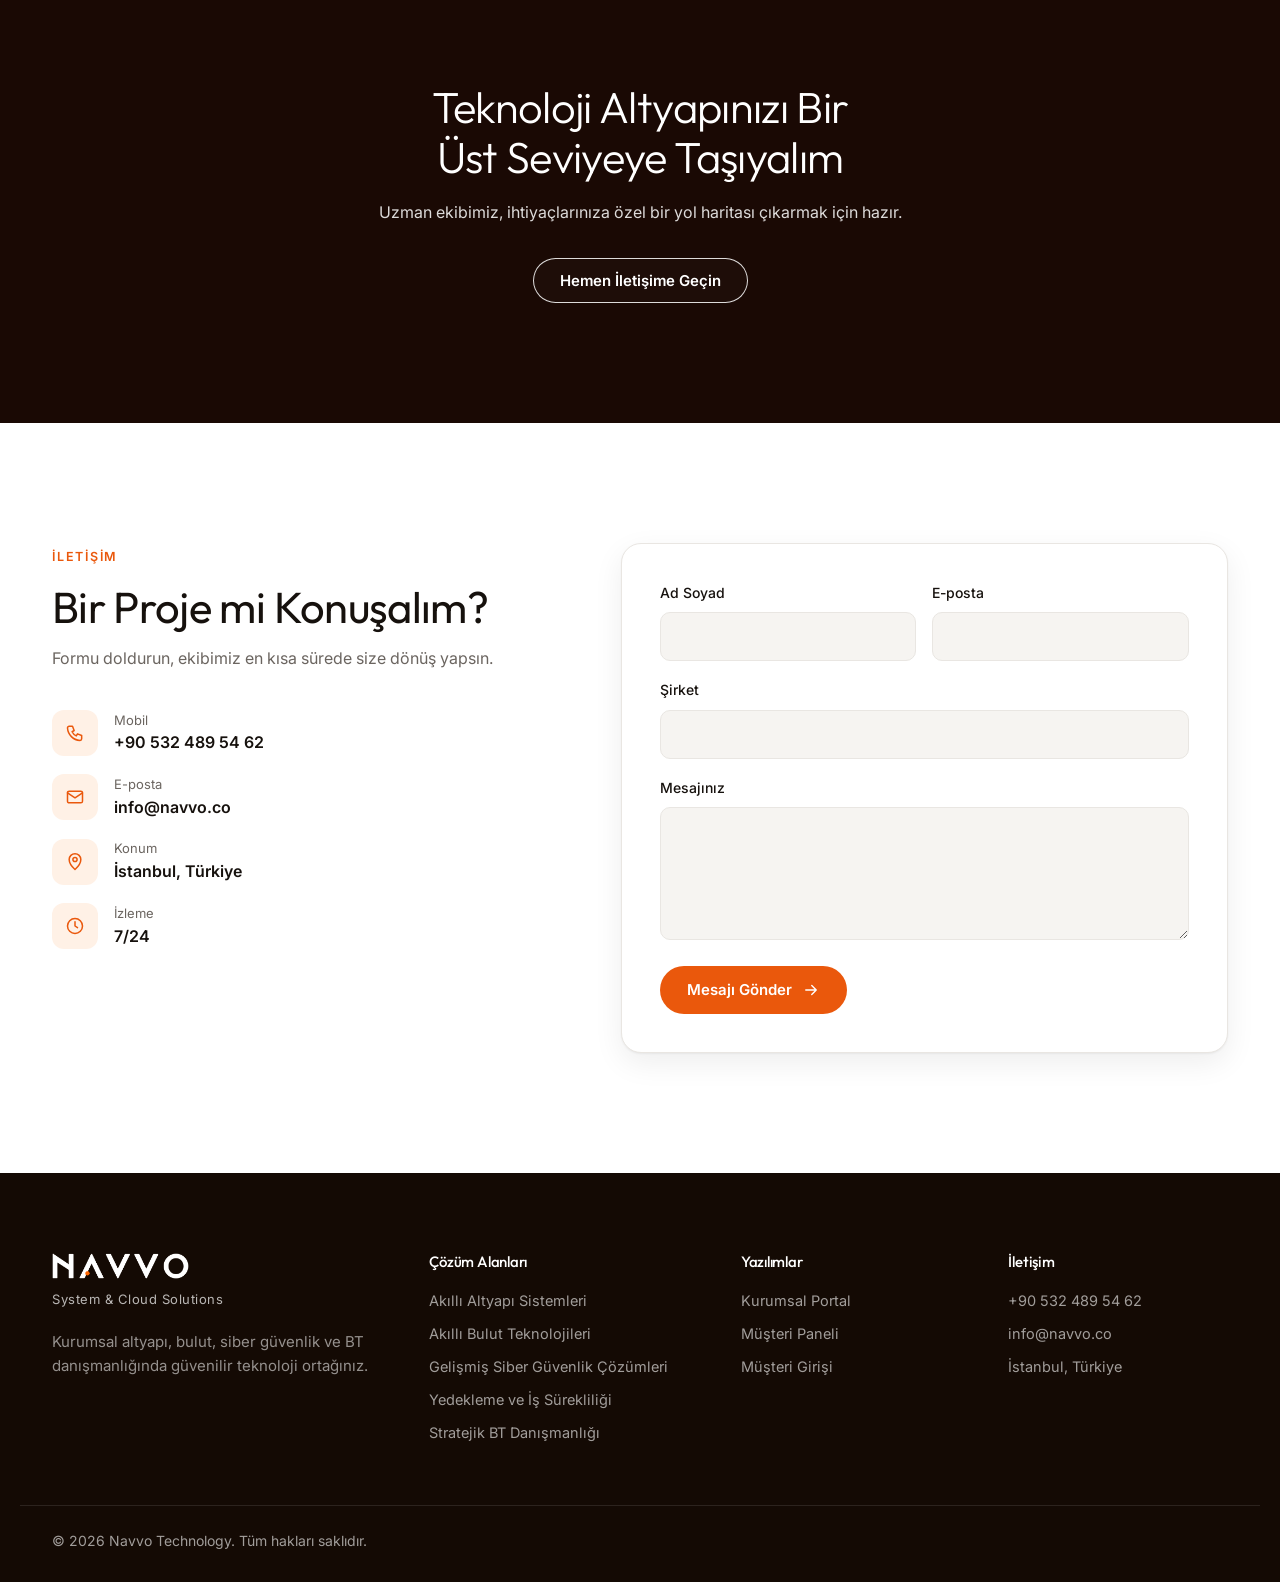
<file: cozumler/yedekleme-surdurulebilirlik.html>
<!DOCTYPE html>
<html lang="tr">
<head>
<meta charset="UTF-8">
<meta name="viewport" content="width=device-width, initial-scale=1.0">
<title>Yedekleme ve İş Sürekliliği — Navvo Technology</title>
<meta name="description" content="Veri kayıplarına ve siber saldırılara karşı kurumsal yedekleme mimarileri, felaket kurtarma (Disaster Recovery) planları ve kaynak optimizasyonu sağlayan sanallaştırma teknolojileri.">
<meta name="theme-color" content="#1a0b04">
<link rel="icon" href="/favicon.ico?v=2" sizes="any">
<link rel="icon" href="/assets/img/favicon-32.png?v=2" type="image/png" sizes="32x32">
<link rel="apple-touch-icon" href="/assets/img/apple-touch-icon.png?v=2">
<link rel="preconnect" href="https://fonts.googleapis.com">
<link rel="preconnect" href="https://fonts.gstatic.com" crossorigin>
<link href="https://fonts.googleapis.com/css2?family=Inter:wght@400;500;600;700&family=Outfit:wght@300;400;500;600&display=swap" rel="stylesheet">
<link rel="stylesheet" href="/assets/css/site.css?v=13">
</head>
<body data-page="solution" data-slug="yedekleme-surdurulebilirlik">

<div class="topbar">
  <div class="container topbar-inner">
    <a href="tel:+905324895462" class="topbar-alert"><svg viewBox="0 0 24 24" class="ico"><path d="M12 3 2 20h20Z"/><path d="M12 10v4M12 17h.01"/></svg><span data-i18n="top.alert">Siber saldırı mı yaşıyorsunuz? Hemen yardım alın</span></a>
    <div class="topbar-links">
      <a href="https://customer.navvo.co" class="topbar-link"><svg viewBox="0 0 24 24" class="ico"><circle cx="12" cy="8" r="4"/><path d="M4 21a8 8 0 0 1 16 0"/></svg><span data-i18n="top.login">Müşteri Girişi</span></a>
      <button class="topbar-link lang-btn" id="lang-toggle" type="button" aria-label="Dil / Language"><svg viewBox="0 0 24 24" class="ico"><circle cx="12" cy="12" r="9"/><path d="M3 12h18M12 3a14 14 0 0 1 0 18M12 3a14 14 0 0 0 0 18"/></svg><span id="lang-label">EN</span></button>
    </div>
  </div>
</div>

<header class="nav" id="nav">
  <div class="container nav-inner">
    <a href="/" class="brand" aria-label="Navvo Technology">
      <img src="/assets/img/icon-mark.png" alt="" class="brand-icon" width="144" height="144">
      <img src="/assets/img/logo-white.png" alt="Navvo" class="brand-logo logo-on-dark" width="507" height="96">
      <img src="/assets/img/logo.png" alt="" class="brand-logo logo-on-light" width="507" height="96">
    </a>
    <nav class="nav-links" id="nav-links">
      <div class="nav-drop mega">
        <a href="/#services" class="nav-drop-btn"><span data-i18n="nav.solutions">Çözümlerimiz</span><svg viewBox="0 0 24 24" class="ico chev"><path d="m6 9 6 6 6-6"/></svg></a>
        <div class="mega-menu" id="mega-menu"></div>
      </div>
    </nav>
    <div class="nav-actions">
      <a href="#contact" class="btn btn-outline btn-sm nav-cta" data-i18n="nav.contact">İletişim</a>
      <button class="nav-toggle" id="nav-toggle" type="button" aria-label="Menü"><span></span><span></span></button>
    </div>
  </div>
</header>

<main>
  <section class="hero sol-hero">
    <canvas class="hero-canvas" id="hero-canvas" aria-hidden="true"></canvas>
    <div class="hero-grain" aria-hidden="true"></div>
    <div class="container sol-hero-grid">
      <div class="sol-hero-copy">
        <a href="/#services" class="eyebrow eyebrow-glow reveal" data-i18n="nav.solutions">Çözümlerimiz</a>
        <h1 class="reveal" style="--d:1" id="sol-name">Yedekleme ve İş Sürekliliği</h1>
        <p class="sol-tag reveal" style="--d:2" id="sol-tag">Veri kaybına ve kesintiye karşı her zaman hazırlıklı olun</p>
        <p class="sol-desc reveal" style="--d:2" id="sol-desc">Veri kayıplarına ve siber saldırılara karşı kurumsal yedekleme mimarileri, felaket kurtarma (Disaster Recovery) planları ve kaynak optimizasyonu sağlayan sanallaştırma teknolojileri.</p>
        <div class="hero-actions reveal" style="--d:3">
          <a href="#contact" class="btn btn-outline-light" data-i18n="sol.cta">Uzmanla Görüşün</a>
          <a href="#kapsam" class="link-arrow light"><span data-i18n="sol.scopeLink">Hizmet kapsamını inceleyin</span> <svg viewBox="0 0 24 24" class="ico"><path d="M5 12h14M13 6l6 6-6 6"/></svg></a>
        </div>
      </div>
      <div class="sol-visual reveal" style="--d:2" id="sol-visual" aria-hidden="true"></div>
    </div>
  </section>

  <section class="sol-stats">
    <div class="container sol-stats-grid">
      <div class="sol-stat reveal"><b><span data-count="17">17</span>+</b><span data-i18n="stats.years">Yıllık Tecrübe</span></div>
      <div class="sol-stat reveal" style="--d:1"><b><span data-count="150">150</span>+</b><span data-i18n="stats.projects">Tamamlanan Proje</span></div>
      <div class="sol-stat reveal" style="--d:2"><b>%<span data-count="99.9" data-dec="1">99.9</span></b><span data-i18n="stats.uptime">Ortalama Çalışma Süresi</span></div>
      <div class="sol-stat reveal" style="--d:3"><b>7/24</b><span data-i18n="stats.support">Kesintisiz İzleme</span></div>
    </div>
  </section>

  <nav class="subnav" id="subnav">
    <div class="container subnav-inner">
      <b id="subnav-name">Yedekleme ve İş Sürekliliği</b>
      <div class="subnav-links">
        <a href="#zorluklar" data-i18n="sol.nav.challenges">Zorluklar</a>
        <a href="#genel-bakis" data-i18n="sol.nav.overview">Genel Bakış</a>
        <a href="#kapsam" data-i18n="sol.nav.scope">Hizmet Kapsamı</a>
        <a href="#surec" data-i18n="sol.nav.process">Süreç</a>
        <a href="#teknolojiler" data-i18n="sol.nav.tech">Teknolojiler</a>
        <a href="#contact" class="btn btn-primary btn-sm" data-i18n="sol.cta">Uzmanla Görüşün</a>
      </div>
    </div>
  </nav>

  <section class="section sol-challenge" id="zorluklar">
    <div class="container sol-challenge-grid" id="sol-challenge"></div>
  </section>

  <section class="section sol-overview" id="genel-bakis">
    <div class="container" id="sol-overview"></div>
  </section>

  <section class="section sol-scope" id="kapsam">
    <div class="container" id="sol-scope"></div>
  </section>

  <section class="section process" id="surec">
    <div class="container">
      <div class="section-head reveal">
        <div class="eyebrow" data-i18n="process.eyebrow">İşleyiş Modelimiz</div>
        <h2 data-i18n="process.title">Projelerinizi Geleceğe Taşıyan 4 Aşamalı Sürecimiz</h2>
      </div>
      <div class="timeline" id="timeline"></div>
    </div>
  </section>

  <section class="section sol-tech" id="teknolojiler">
    <div class="container" id="sol-tech"></div>
  </section>

  <section class="section sol-others">
    <div class="container">
      <div class="section-head reveal">
        <div class="eyebrow" data-i18n="nav.solutions">Çözümlerimiz</div>
        <h2 data-i18n="sol.othersTitle">Diğer çözümlerimiz</h2>
      </div>
      <div class="others-grid" id="sol-others"></div>
    </div>
  </section>

  <section class="cta-band">
    <canvas class="cta-canvas" id="cta-canvas" aria-hidden="true"></canvas>
    <div class="container cta-inner reveal">
      <h2 data-i18n="cta.title">Teknoloji Altyapınızı Bir Üst Seviyeye Taşıyalım</h2>
      <p data-i18n="cta.subtitle">Uzman ekibimiz, ihtiyaçlarınıza özel bir yol haritası çıkarmak için hazır.</p>
      <a href="#contact" class="btn btn-outline-light" data-i18n="cta.button">Hemen İletişime Geçin</a>
    </div>
  </section>

  <section class="section contact" id="contact">
    <div class="container contact-grid">
      <div class="reveal">
        <div class="eyebrow" data-i18n="contact.eyebrow">İletişim</div>
        <h2 data-i18n="contact.title">Bir Proje mi Konuşalım?</h2>
        <p class="muted" data-i18n="contact.subtitle">Formu doldurun, ekibimiz en kısa sürede size dönüş yapsın.</p>
        <ul class="contact-list">
          <li><span class="ci"><svg viewBox="0 0 24 24" class="ico"><path d="M5 4h4l2 5-2.5 1.5a11 11 0 0 0 5 5L15 13l5 2v4a2 2 0 0 1-2 2A16 16 0 0 1 3 6a2 2 0 0 1 2-2"/></svg></span><div><small data-i18n="contact.phone">Mobil</small><a href="tel:+905324895462">+90 532 489 54 62</a></div></li>
          <li><span class="ci"><svg viewBox="0 0 24 24" class="ico"><rect x="3" y="5" width="18" height="14" rx="2"/><path d="m3 7 9 6 9-6"/></svg></span><div><small data-i18n="contact.info.email">E-posta</small><a href="mailto:info@navvo.co">info@navvo.co</a></div></li>
          <li><span class="ci"><svg viewBox="0 0 24 24" class="ico"><path d="M12 21s-7-6.2-7-12a7 7 0 0 1 14 0c0 5.8-7 12-7 12Z"/><circle cx="12" cy="9" r="2.5"/></svg></span><div><small data-i18n="contact.info.location">Konum</small><span data-i18n="contact.info.locationValue">İstanbul, Türkiye</span></div></li>
          <li><span class="ci"><svg viewBox="0 0 24 24" class="ico"><circle cx="12" cy="12" r="9"/><path d="M12 7v5l3 2"/></svg></span><div><small data-i18n="contact.monitor">İzleme</small><span>7/24</span></div></li>
        </ul>
      </div>
      <form class="contact-form reveal" style="--d:1" id="contact-form">
        <div class="row2">
          <label><span data-i18n="contact.name">Ad Soyad</span><input name="name" required></label>
          <label><span data-i18n="contact.email">E-posta</span><input name="email" type="email" required></label>
        </div>
        <label><span data-i18n="contact.company">Şirket</span><input name="company"></label>
        <label><span data-i18n="contact.message">Mesajınız</span><textarea name="message" rows="5" required></textarea></label>
        <button class="btn btn-primary" type="submit"><span data-i18n="contact.send">Mesajı Gönder</span> <svg viewBox="0 0 24 24" class="ico"><path d="M5 12h14M13 6l6 6-6 6"/></svg></button>
      </form>
    </div>
  </section>
</main>

<footer class="footer">
  <div class="container footer-grid">
    <div>
      <a href="/" class="brand brand-foot"><img src="/assets/img/logo-white.png" alt="Navvo" class="brand-logo" width="507" height="96"><span class="brand-tag">System &amp; Cloud Solutions</span></a>
      <p class="muted" data-i18n="footer.tagline">Kurumsal altyapı, bulut, siber güvenlik ve BT danışmanlığında güvenilir teknoloji ortağınız.</p>
    </div>
    <div>
      <h4 data-i18n="footer.categoriesTitle">Çözüm Alanları</h4>
      <ul class="footer-links" id="footer-cats"></ul>
    </div>
    <div>
      <h4 data-i18n="footer.productTitle">Yazılımlar</h4>
      <ul class="footer-links">
        <li><a href="/#kurumsal-portal" data-i18n="nav.portal">Kurumsal Portal</a></li>
        <li><a href="/#musteri-paneli" data-i18n="nav.product">Müşteri Paneli</a></li>
        <li><a href="https://customer.navvo.co" data-i18n="top.login">Müşteri Girişi</a></li>
      </ul>
    </div>
    <div>
      <h4 data-i18n="footer.contactTitle">İletişim</h4>
      <ul class="footer-links">
        <li><a href="tel:+905324895462">+90 532 489 54 62</a></li>
        <li><a href="mailto:info@navvo.co">info@navvo.co</a></li>
        <li><span data-i18n="contact.info.locationValue">İstanbul, Türkiye</span></li>
      </ul>
    </div>
  </div>
  <div class="container footer-bottom">
    <span>© <span id="year">2026</span> Navvo Technology. <span data-i18n="footer.rights">Tüm hakları saklıdır.</span></span>
  </div>
</footer>

<button class="ai-fab" id="ai-fab" type="button" aria-label="NavvoAI">
  <svg viewBox="0 0 24 24" class="ico"><path d="M4 5h16v11H8l-4 4Z"/><path d="M9 10h.01M12 10h.01M15 10h.01"/></svg>
  <span>NavvoAI</span>
</button>
<div class="ai-panel" id="ai-panel" role="dialog" aria-label="NavvoAI">
  <div class="ai-head"><div><b>NavvoAI</b><small data-i18n="ai.sub">Genel teknik sorularınız için</small></div><button type="button" id="ai-close" aria-label="Kapat">×</button></div>
  <div class="ai-body" id="ai-body"></div>
  <form class="ai-form" id="ai-form"><input id="ai-input" autocomplete="off" data-i18n-ph="ai.ph" placeholder="Sorunuzu yazın..."><button type="submit" aria-label="Gönder"><svg viewBox="0 0 24 24" class="ico"><path d="M5 12h14M13 6l6 6-6 6"/></svg></button></form>
</div>

<div class="toast" id="toast"></div>

<script src="/assets/js/data.js?v=13"></script>
<script src="/assets/js/site.js?v=13"></script>
</body>
</html>
</file>
<file: assets/css/site.css>
/* Navvo Technology — site styles */

:root {
  --brand: #ea580c;
  --brand-hot: #ff6600;
  --brand-600: #c2410c;
  --amber: #fdba74;
  --brand-soft: #fff1e6;
  --brand-ring: rgba(234, 88, 12, .2);
  --ink: #16110d;
  --ink-2: #3f3a36;
  --muted: #6b6560;
  --line: #e9e6e2;
  --bg: #ffffff;
  --bg-2: #f6f4f1;
  --night: #140a04;
  --night-2: #1f0f06;
  --radius: 14px;
  --shadow: 0 1px 2px rgba(20, 10, 4, .05), 0 10px 30px rgba(20, 10, 4, .07);
  --shadow-lg: 0 2px 6px rgba(20, 10, 4, .06), 0 30px 60px rgba(20, 10, 4, .14);
  --ease: cubic-bezier(.22, .61, .36, 1);
  --font: "Inter", system-ui, -apple-system, "Segoe UI", sans-serif;
  --display: "Outfit", var(--font);
}

*, *::before, *::after { box-sizing: border-box; }
html { scroll-behavior: smooth; -webkit-text-size-adjust: 100%; scroll-padding-top: 100px; }
body {
  margin: 0; font-family: var(--font); font-size: 16px; line-height: 1.6;
  color: var(--ink-2); background: var(--bg); -webkit-font-smoothing: antialiased; overflow-x: hidden;
}
img, svg { display: block; }
a { color: inherit; text-decoration: none; }
h1, h2, h3, h4 { font-family: var(--display); color: var(--ink); margin: 0; font-weight: 400; letter-spacing: -.015em; line-height: 1.15; }
h2 { font-size: clamp(1.9rem, 3.4vw, 2.9rem); text-wrap: balance; }
h3 { font-size: 1.25rem; font-weight: 500; }
p { margin: 0; }
.muted { color: var(--muted); }
.center { text-align: center; margin-left: auto; margin-right: auto; }
.container { width: 100%; max-width: 1240px; margin: 0 auto; padding: 0 32px; }
.narrow { max-width: 820px; }
.ico { width: 20px; height: 20px; fill: none; stroke: currentColor; stroke-width: 1.8; stroke-linecap: round; stroke-linejoin: round; flex: none; }
:focus-visible { outline: 2px solid var(--brand); outline-offset: 3px; border-radius: 6px; }

/* ---------- Buttons ---------- */
.btn {
  display: inline-flex; align-items: center; justify-content: center; gap: 10px;
  padding: 14px 26px; border-radius: 999px; border: 1.5px solid transparent;
  font: 600 15px/1 var(--font); cursor: pointer; white-space: nowrap;
  transition: transform .25s var(--ease), box-shadow .25s var(--ease), background .25s, color .25s, border-color .25s;
}
.btn .ico { width: 18px; height: 18px; transition: transform .25s var(--ease); }
.btn:hover .ico { transform: translateX(3px); }
.btn-primary { background: var(--brand); color: #fff; }
.btn-primary:hover { background: var(--brand-hot); transform: translateY(-2px); box-shadow: 0 10px 30px rgba(234, 88, 12, .4); }
.btn-outline { border-color: currentColor; color: inherit; background: transparent; }
.btn-outline:hover { background: var(--ink); border-color: var(--ink); color: #fff; }
.btn-outline-light { border-color: rgba(255, 255, 255, .85); color: #fff; background: rgba(255, 255, 255, .02); }
.btn-outline-light:hover { background: #fff; color: var(--ink); border-color: #fff; }
.btn-soft { background: var(--brand-soft); color: var(--brand-600); }
.btn-soft:hover { background: var(--brand); color: #fff; }
.btn-sm { padding: 10px 20px; font-size: 14px; }
.btn[disabled] { opacity: .6; pointer-events: none; }
.link-arrow { display: inline-flex; align-items: center; gap: 8px; font-weight: 600; font-size: 15px; color: var(--brand-600); }
.link-arrow.light { color: #fff; }
.link-arrow .ico { width: 18px; height: 18px; transition: transform .25s var(--ease); }
.link-arrow:hover .ico { transform: translateX(4px); }

.eyebrow { display: inline-block; font: 600 12.5px/1.2 var(--font); letter-spacing: .14em; text-transform: uppercase; color: var(--brand); margin-bottom: 18px; }
.eyebrow-glow { color: var(--amber); }

/* ---------- Top bar & Nav ---------- */
.topbar { position: absolute; top: 0; left: 0; right: 0; z-index: 51; font-size: 13px; color: rgba(255, 255, 255, .82); }
.topbar-inner { display: flex; justify-content: flex-end; align-items: center; gap: 24px; height: 40px; }
.topbar-alert, .topbar-link { display: inline-flex; align-items: center; gap: 7px; color: inherit; transition: color .2s; }
.topbar-alert .ico { color: #fb923c; width: 15px; height: 15px; }
.topbar-link .ico { width: 15px; height: 15px; }
.topbar-alert:hover, .topbar-link:hover { color: #fff; }
.topbar-links { display: flex; align-items: center; gap: 18px; padding-left: 18px; border-left: 1px solid rgba(255, 255, 255, .25); }
.lang-btn { background: none; border: 0; padding: 0; font: 500 13px/1 var(--font); cursor: pointer; }

.nav { position: absolute; top: 40px; left: 0; right: 0; z-index: 50; color: #fff; transition: background .3s, color .3s, box-shadow .3s; }
.nav.fixed { position: fixed; top: 0; background: #fff; color: var(--ink); box-shadow: 0 1px 0 var(--line); animation: drop .35s var(--ease); }
.nav-inner { display: flex; align-items: center; gap: 28px; height: 76px; }
.brand { display: inline-flex; align-items: center; gap: 12px; flex: none; }
.brand-icon { width: 36px; height: 36px; flex: none; transition: transform .5s var(--ease); }
.brand:hover .brand-icon { transform: rotate(-12deg) scale(1.05); }
.brand-logo { height: 24px; width: auto; }
.logo-on-light { display: none; }
.nav.fixed .logo-on-dark { display: none; }
.nav.fixed .logo-on-light { display: block; }
.nav-links { display: flex; gap: 8px; margin-left: auto; }
.nav-links > a, .nav-drop-btn { position: relative; padding: 8px 12px; font-size: 15px; font-weight: 500; opacity: .92; transition: opacity .2s, color .2s; }
.nav-links > a::after, .nav-drop-btn::after { content: ""; position: absolute; left: 12px; right: 12px; bottom: 2px; height: 2px; border-radius: 2px; background: var(--brand); transform: scaleX(0); transform-origin: left; transition: transform .3s var(--ease); }
.nav-links > a:hover, .nav-links > a.active, .nav-drop-btn:hover, .nav-drop-btn.active { opacity: 1; }
.nav-links > a:hover::after, .nav-links > a.active::after, .nav-drop-btn:hover::after, .nav-drop-btn.active::after { transform: scaleX(1); }
.nav-drop { display: flex; }
.nav-drop-btn { display: inline-flex !important; align-items: center; gap: 4px; }
.nav-drop .chev { width: 15px; height: 15px; transition: transform .25s var(--ease); }
.nav.mega-open .chev { transform: rotate(180deg); }
.nav.mega-open { background: #fff; color: var(--ink); box-shadow: 0 1px 0 var(--line); }
.nav.mega-open .logo-on-dark { display: none; }
.nav.mega-open .logo-on-light { display: block; }
.nav.mega-open .nav-drop-btn::after { transform: scaleX(1); }

/* Sophos-style mega menu */
.mega-menu {
  --split: calc(max(0px, (100% - 1240px) / 2) + 32px + 300px);
  position: absolute; top: 100%; left: 0; right: 0; color: var(--ink);
  background: linear-gradient(90deg, #f3eee9 var(--split), #fff var(--split));
  border-top: 1px solid var(--line); box-shadow: 0 30px 60px rgba(20, 10, 4, .18);
  opacity: 0; visibility: hidden; transform: translateY(-6px);
  transition: opacity .22s, transform .3s var(--ease), visibility .22s;
}
.nav.mega-open .mega-menu { opacity: 1; visibility: visible; transform: none; }
.mega-inner { display: grid; grid-template-columns: 300px 1fr 330px; min-height: 340px; }
.mega-side { padding: 32px 0; display: flex; flex-direction: column; gap: 4px; }
.mega-cat { display: flex; align-items: center; gap: 12px; padding: 12px 14px 12px 16px; border-radius: 10px 0 0 10px; font: 500 15px/1.3 var(--font); color: var(--ink); transition: background .2s, color .2s; }
.mega-cat > span:nth-child(2) { flex: 1; }
.mega-cat .ico { width: 16px; height: 16px; opacity: .45; transition: transform .2s, opacity .2s; }
.mega-ic { width: 30px; height: 30px; flex: none; border-radius: 8px; display: grid; place-items: center; background: #fff; color: var(--brand); }
.mega-ic svg { width: 17px; height: 17px; }
.mega-cat.on { background: #fff; color: var(--brand-600); }
.mega-cat.on .ico { opacity: 1; transform: translateX(2px); }
.mega-main { padding: 40px 48px; animation: pop .3s var(--ease); }
.mega-main h3 { font-size: 1.7rem; font-weight: 400; margin-bottom: 10px; }
.mega-main p { color: var(--muted); font-size: 14.5px; max-width: 520px; margin-bottom: 22px; }
.mega-main ul { list-style: none; padding: 0; margin: 0 0 26px; display: grid; gap: 4px; }
.mega-main li a { display: inline-block; padding: 8px 0; font-size: 15px; color: var(--ink-2); transition: color .2s, transform .2s var(--ease); }
.mega-main li a:hover { color: var(--brand-600); transform: translateX(4px); }
.mega-aside { position: relative; padding: 32px 0 32px 10px; }
.mega-aside::before {
  content: ""; position: absolute; width: 300px; height: 300px; right: 0; top: 30px; border-radius: 50%;
  background: radial-gradient(circle at 40% 40%, #ffb066, #ea580c 45%, rgba(234, 88, 12, 0) 70%); filter: blur(30px); opacity: .55;
  animation: float 6s ease-in-out infinite;
}
.mega-card { position: relative; display: flex; flex-direction: column; gap: 6px; padding: 22px 22px 54px; border-radius: 12px; background: #fff; box-shadow: var(--shadow-lg); transition: transform .3s var(--ease); }
.mega-card:hover { transform: translateY(-3px); }
.mega-card b { font: 500 18px/1.3 var(--display); color: var(--ink); }
.mega-card > span:not(.spot-tag):not(.spot-go) { font-size: 14px; color: var(--muted); }
.mega-card .spot-go { right: 18px; bottom: 16px; }
.nav-actions { display: flex; align-items: center; gap: 10px; }
.nav-toggle { display: none; width: 44px; height: 44px; border: 0; background: transparent; cursor: pointer; position: relative; color: inherit; }
.nav-toggle span { position: absolute; left: 11px; right: 11px; height: 2px; border-radius: 2px; background: currentColor; transition: transform .3s var(--ease), top .3s var(--ease); }
.nav-toggle span:first-child { top: 17px; }
.nav-toggle span:last-child { top: 26px; }
.nav.open .nav-toggle span:first-child { top: 21px; transform: rotate(45deg); }
.nav.open .nav-toggle span:last-child { top: 21px; transform: rotate(-45deg); }

/* ---------- Hero (animated orange smoke) ---------- */
.hero {
  position: relative; overflow: hidden; color: #fff; text-align: center;
  padding: 220px 0 230px; background: #1a0904;
}
.hero-canvas, .cta-canvas { position: absolute; inset: 0; width: 100%; height: 100%; filter: blur(18px) saturate(1.1); transform: scale(1.08); }
.hero-grain {
  position: absolute; inset: 0; opacity: .07; mix-blend-mode: overlay; pointer-events: none;
  background-image: url("data:image/svg+xml,%3Csvg xmlns='http://www.w3.org/2000/svg' width='160' height='160'%3E%3Cfilter id='n'%3E%3CfeTurbulence type='fractalNoise' baseFrequency='.9' numOctaves='2' stitchTiles='stitch'/%3E%3C/filter%3E%3Crect width='100%25' height='100%25' filter='url(%23n)'/%3E%3C/svg%3E");
}
.hero::after { content: ""; position: absolute; inset: auto 0 0 0; height: 160px; background: linear-gradient(transparent, rgba(20, 8, 3, .35)); pointer-events: none; }
.hero-inner { position: relative; z-index: 1; max-width: 1180px; }
.hero h1 { color: #fff; font-size: clamp(2.5rem, 5.6vw, 4.6rem); font-weight: 300; letter-spacing: -.025em; line-height: 1.05; margin-bottom: 26px; }
.hero h1 span { display: block; }
.hero h1 span:last-child { font-weight: 600; background: linear-gradient(90deg, #ffd2a8, #fb923c 60%, #ff6600); -webkit-background-clip: text; background-clip: text; color: transparent; }
.hero-sub { font-size: clamp(1.02rem, 1.5vw, 1.2rem); color: rgba(255, 255, 255, .88); max-width: 760px; margin: 0 auto 40px; }
.hero-actions { display: flex; flex-wrap: wrap; justify-content: center; align-items: center; gap: 28px; }

/* ---------- Spotlight cards (overlap hero) ---------- */
.spotlight { position: relative; z-index: 2; margin-top: -120px; padding-bottom: 96px; background: linear-gradient(transparent 120px, var(--bg-2) 120px); }
.spot-grid { display: grid; grid-template-columns: repeat(3, 1fr); gap: 22px; }
.spot {
  position: relative; display: flex; flex-direction: column; gap: 10px; padding: 30px 30px 64px;
  background: #fff; border-radius: var(--radius); box-shadow: var(--shadow-lg);
  transition: transform .4s var(--ease), box-shadow .4s var(--ease);
}
.spot:hover { transform: translateY(-6px); }
.spot-tag { font: 600 12px/1 var(--font); letter-spacing: .12em; text-transform: uppercase; color: var(--brand); }
.spot h3 { font-size: 1.45rem; font-weight: 400; }
.spot p { color: var(--muted); font-size: 15px; }
.spot-go { position: absolute; right: 26px; bottom: 24px; width: 34px; height: 34px; border-radius: 50%; display: grid; place-items: center; background: var(--brand); color: #fff; transition: transform .3s var(--ease); }
.spot-go .ico { width: 17px; height: 17px; }
.spot:hover .spot-go { transform: translateX(4px); }

/* ---------- Dark bands ---------- */
.dark-band { position: relative; overflow: hidden; background: radial-gradient(1200px 600px at 80% -10%, #4a1a06 0%, rgba(74, 26, 6, 0) 60%), linear-gradient(180deg, var(--night-2), var(--night)); color: rgba(255, 255, 255, .78); padding: 130px 0; }
.dark-band h2, .dark-band h3 { color: #fff; }
.dark-band .section-head p { color: rgba(255, 255, 255, .7); }
.streak {
  position: absolute; width: 160%; height: 120%; left: -30%; top: 10%; pointer-events: none;
  background: radial-gradient(ellipse 55% 14% at 50% 50%, rgba(234, 88, 12, .32), rgba(234, 88, 12, .08) 45%, transparent 70%);
  transform: rotate(-12deg); animation: streak 14s ease-in-out infinite alternate;
}
.streak-2 { top: -40%; animation-duration: 18s; animation-direction: alternate-reverse; }
.about h2 { font-size: clamp(2rem, 4vw, 3.2rem); margin-bottom: 22px; }
.lead { font-size: clamp(1.1rem, 1.7vw, 1.35rem); line-height: 1.6; color: rgba(255, 255, 255, .85); }
.stats-grid { position: relative; display: grid; grid-template-columns: repeat(4, 1fr); margin-top: 80px; border-top: 1px solid rgba(255, 255, 255, .12); }
.stat { padding: 40px 20px 0; text-align: center; }
.stat-num { font: 300 clamp(2.4rem, 4.6vw, 3.6rem)/1 var(--display); color: #fff; letter-spacing: -.02em; margin-bottom: 10px; }
.stat-label { font-size: 14px; color: rgba(255, 255, 255, .62); }

/* ---------- Software showcase ---------- */
.portal { margin-top: -1px; padding-top: 110px; background: radial-gradient(900px 620px at 12% 42%, rgba(234, 88, 12, .2), transparent 68%), linear-gradient(180deg, var(--night), #1a0b05 55%, #261007); }
.portal > .container { position: relative; }
.portal .section-head { margin-bottom: 40px; }
.sw-tabs { display: grid; grid-template-columns: 1fr 1fr; gap: 6px; max-width: 620px; margin: 0 auto 56px; padding: 6px; border-radius: 18px; background: rgba(255, 255, 255, .05); border: 1px solid rgba(255, 255, 255, .1); }
.sw-tabs button { padding: 14px 18px; border: 0; border-radius: 13px; background: none; color: rgba(255, 255, 255, .72); cursor: pointer; text-align: center; transition: background .3s, color .3s; scroll-margin-top: 260px; }
.sw-tabs b { display: block; font: 500 17px/1.25 var(--display); }
.sw-tabs small { font-size: 13px; opacity: .85; }
.sw-tabs button:hover { color: #fff; }
.sw-tabs [aria-selected="true"] { background: var(--brand-600); color: #fff; }
.portal-grid { position: relative; display: grid; grid-template-columns: 1.3fr .9fr; gap: 56px; align-items: center; }
.portal-grid > * { min-width: 0; }
.sw-title { font-size: clamp(1.6rem, 2.5vw, 2.1rem); font-weight: 400; line-height: 1.2; margin-bottom: 16px; }
.lead-sm { font-size: 1.04rem; color: rgba(255, 255, 255, .78); margin-bottom: 24px; }
.feat-list { list-style: none; padding: 0; margin: 0 0 32px; display: grid; gap: 12px; }
.feat-list li { display: flex; gap: 12px; align-items: flex-start; font-size: 15px; color: rgba(255, 255, 255, .86); }
.feat-list .ico { width: 20px; height: 20px; color: #fb923c; margin-top: 2px; }
.portal-actions { display: flex; flex-wrap: wrap; align-items: center; gap: 26px; }
.demo-bar { display: flex; align-items: center; gap: 14px; margin: 26px 4% 0; }
.demo-bar > button { width: 40px; height: 40px; flex: none; border-radius: 50%; display: grid; place-items: center; border: 1px solid rgba(255, 255, 255, .25); background: rgba(255, 255, 255, .06); color: #fff; cursor: pointer; transition: background .25s; }
.demo-bar > button:hover { background: rgba(255, 255, 255, .16); }
.demo-bar .ico { width: 17px; height: 17px; }
.demo-chapters { flex: 1; display: flex; gap: 6px; }
.demo-chapters button { flex: 1; height: 24px; padding: 10px 0; border: 0; background: none; cursor: pointer; }
.demo-chapters button::before { content: ""; display: block; height: 4px; border-radius: 2px; background: rgba(255, 255, 255, .2); transition: background .3s; }
.demo-chapters .past::before { background: rgba(251, 146, 60, .55); }
.demo-chapters .on::before, .demo-chapters button:hover::before { background: #fb923c; }
.demo-cap { display: flex; gap: 10px; margin: 8px 4% 0; min-height: 24px; font-size: 15px; color: #fff; }
.demo-cap b { color: var(--amber); font-weight: 600; font-variant-numeric: tabular-nums; }
.demo-note { margin: 4px 4% 0; font-size: 12.5px; color: rgba(255, 255, 255, .6); }
.sw-mods { display: grid; grid-template-columns: repeat(3, 1fr); gap: 16px; margin-top: 72px; }
.sw-mod { padding: 26px; border-radius: var(--radius); background: rgba(255, 255, 255, .045); border: 1px solid rgba(255, 255, 255, .1); transition: border-color .3s, background .3s; animation: pop .5s var(--ease) backwards; animation-delay: calc(var(--d) * 40ms); }
.sw-mod:hover { border-color: rgba(251, 146, 60, .5); background: rgba(255, 255, 255, .07); }
.sw-ic { width: 42px; height: 42px; display: grid; place-items: center; border-radius: 11px; background: rgba(234, 88, 12, .18); color: #fb923c; margin-bottom: 16px; }
.sw-mod h4 { color: #fff; font-size: 1.1rem; font-weight: 500; margin-bottom: 8px; }
.sw-mod p { font-size: 14.5px; color: rgba(255, 255, 255, .72); }
.sw-base { display: grid; grid-template-columns: repeat(4, 1fr); gap: 24px; margin-top: 44px; padding-top: 34px; border-top: 1px solid rgba(255, 255, 255, .12); }
.sw-base > div { display: flex; gap: 12px; align-items: flex-start; }
.sw-base .ico { color: #fb923c; margin-top: 2px; }
.sw-base b { display: block; color: #fff; font-weight: 600; font-size: 15px; }
.sw-base small { font-size: 13.5px; color: rgba(255, 255, 255, .68); }

.laptop { position: relative; perspective: 1600px; }
.laptop-screen {
  position: relative; border-radius: 16px 16px 4px 4px; padding: 12px 12px 14px; background: #0c0c0d;
  border: 1px solid #2a2a2c; box-shadow: 0 40px 90px rgba(0, 0, 0, .5), 0 0 120px rgba(234, 88, 12, .18);
}
.laptop-screen::before { content: ""; position: absolute; top: 5px; left: 50%; width: 5px; height: 5px; margin-left: -2px; border-radius: 50%; background: #2c2c2e; }
.laptop-base { height: 14px; margin: 0 -7%; border-radius: 0 0 14px 14px; background: linear-gradient(#3a3a3d, #1b1b1d); position: relative; }
.laptop-base::before { content: ""; position: absolute; left: 50%; top: 0; width: 18%; height: 6px; margin-left: -9%; border-radius: 0 0 8px 8px; background: #111; }
.demo-fit { position: relative; width: 100%; aspect-ratio: 16 / 10; overflow: hidden; border-radius: 4px; background: #f6f6f4; }
.demo { position: absolute; top: 0; left: 0; width: 1100px; height: 688px; transform-origin: 0 0; }

/* Mock portal UI */
.d-app { display: grid; grid-template-columns: 220px 1fr; height: 100%; font: 13px/1.45 var(--font); color: #18181b; background: #f6f6f4; }
.d-side { background: #fff; border-right: 1px solid #e6e5e1; padding: 20px 14px; display: flex; flex-direction: column; gap: 3px; }
.d-side img { height: 15px; width: auto; margin: 4px 10px 22px; }
.d-nav { display: flex; align-items: center; gap: 10px; padding: 9px 10px; border-radius: 8px; color: #52525b; font-weight: 500; transition: background .3s, color .3s; }
.d-nav svg { width: 16px; height: 16px; fill: none; stroke: currentColor; stroke-width: 1.8; stroke-linecap: round; stroke-linejoin: round; }
.d-nav.on { background: rgba(234, 88, 12, .1); color: #ea580c; }
.d-side .d-user { margin-top: auto; display: flex; align-items: center; gap: 10px; padding: 10px; border-top: 1px solid #e6e5e1; font-size: 12px; color: #52525b; }
.d-user i { width: 28px; height: 28px; border-radius: 50%; background: #ea580c; color: #fff; display: grid; place-items: center; font-style: normal; font-weight: 600; }
.d-main { position: relative; padding: 26px 30px; overflow: hidden; }
.d-screen { position: absolute; inset: 24px 28px; opacity: 0; transform: translateY(10px); transition: opacity .5s var(--ease), transform .5s var(--ease); pointer-events: none; }
.d-screen.on { opacity: 1; transform: none; }
.d-head { display: flex; justify-content: space-between; align-items: flex-end; margin-bottom: 20px; }
.d-head b { display: block; font-size: 22px; font-weight: 700; letter-spacing: -.02em; }
.d-head small { color: #8b8b93; font-size: 12px; }
.d-btn { background: #ea580c; color: #fff; padding: 8px 14px; border-radius: 8px; font-weight: 600; font-size: 12.5px; transition: transform .2s; }
.d-btn.press { transform: scale(.94); }
.d-kpis { display: grid; grid-template-columns: repeat(4, 1fr); gap: 12px; margin-bottom: 16px; }
.d-card { background: #fff; border: 1px solid #e6e5e1; border-radius: 12px; }
.d-kpi { padding: 14px 16px; }
.d-kpi span { color: #52525b; font-size: 12px; font-weight: 500; }
.d-kpi b { display: block; font-size: 26px; font-weight: 700; letter-spacing: -.02em; margin: 4px 0 2px; }
.d-kpi small { color: #8b8b93; font-size: 11px; }
.d-kpi small.w { color: #d97706; }
.d-kpi small.g { color: #16a34a; }
.d-row { display: grid; grid-template-columns: 1.4fr 1fr; gap: 16px; }
.d-card h4 { font: 600 13px/1 var(--font); padding: 14px 16px; border-bottom: 1px solid #e6e5e1; color: #18181b; letter-spacing: 0; }
.d-dev { display: grid; grid-template-columns: 1fr 1fr; gap: 1px; background: #e6e5e1; }
.d-dev div { background: #fff; padding: 10px 14px; display: flex; align-items: center; gap: 10px; font-size: 12px; }
.d-dev div small { margin-left: auto; color: #8b8b93; }
.dot { width: 8px; height: 8px; border-radius: 50%; background: #16a34a; flex: none; box-shadow: 0 0 0 3px rgba(22, 163, 74, .15); }
.dot.w { background: #d97706; box-shadow: 0 0 0 3px rgba(217, 119, 6, .15); animation: blink 1.4s infinite; }
.d-ren { padding: 6px 0; }
.d-ren div { display: flex; justify-content: space-between; padding: 8px 16px; font-size: 12px; }
.d-ren em { font-style: normal; font-weight: 600; padding: 2px 8px; border-radius: 999px; font-size: 11px; background: rgba(22, 163, 74, .1); color: #16a34a; }
.d-ren em.w { background: rgba(217, 119, 6, .12); color: #d97706; }
.d-table { width: 100%; border-collapse: collapse; font-size: 12px; }
.d-table th { text-align: left; font-weight: 500; color: #8b8b93; padding: 10px 16px; border-bottom: 1px solid #e6e5e1; }
.d-table td { padding: 11px 16px; border-bottom: 1px solid #f1f1ee; }
.d-bar { width: 120px; height: 6px; border-radius: 3px; background: #f1f1ee; overflow: hidden; }
.d-bar i { display: block; height: 100%; width: 0; border-radius: 3px; background: #16a34a; transition: width 1.2s var(--ease); }
.d-bar i.w { background: #d97706; }
.d-screen.on .d-bar i { width: var(--w); }
.d-badge { display: inline-block; font-weight: 600; padding: 2px 8px; border-radius: 999px; font-size: 11px; }
.b-ok { background: rgba(22, 163, 74, .1); color: #16a34a; }
.b-w { background: rgba(217, 119, 6, .12); color: #d97706; }
.b-i { background: rgba(37, 99, 235, .1); color: #2563eb; }
.d-form { padding: 18px; display: grid; gap: 12px; }
.d-field { border: 1px solid #e6e5e1; border-radius: 8px; padding: 10px 12px; min-height: 38px; font-size: 12.5px; color: #18181b; background: #fafaf9; }
.d-field.big { min-height: 84px; }
.d-field.focus { border-color: #ea580c; box-shadow: 0 0 0 3px rgba(234, 88, 12, .15); background: #fff; }
.d-field label { display: block; font-size: 10.5px; color: #8b8b93; margin-bottom: 2px; }
.caret::after { content: ""; display: inline-block; width: 1px; height: 13px; margin-left: 1px; vertical-align: -2px; background: #18181b; animation: blink 1s steps(1) infinite; }
.d-toast { position: absolute; right: 0; bottom: 0; background: #18181b; color: #fff; padding: 12px 16px; border-radius: 10px; font-size: 12.5px; display: flex; gap: 10px; align-items: center; opacity: 0; transform: translateY(10px); transition: all .4s var(--ease); }
.d-toast.on { opacity: 1; transform: none; }
.d-toast i { width: 18px; height: 18px; border-radius: 50%; background: #16a34a; display: grid; place-items: center; font-style: normal; font-size: 11px; }
.d-chart { display: flex; align-items: flex-end; gap: 14px; height: 210px; padding: 20px 20px 0; }
.d-chart div { flex: 1; display: flex; gap: 4px; align-items: flex-end; height: 100%; }
.d-chart span { flex: 1; border-radius: 4px 4px 0 0; height: 0; transition: height 1s var(--ease); }
.d-chart span:first-child { background: #2a78d6; }
.d-chart span:last-child { background: #1baf7a; }
.d-screen.on .d-chart span { height: var(--h); }
.d-axis { display: flex; gap: 14px; padding: 8px 20px 14px; font-size: 11px; color: #8b8b93; }
.d-axis span { flex: 1; text-align: center; }
.d-legend { display: flex; gap: 16px; font-size: 11.5px; color: #52525b; padding: 0 16px 14px; }
.d-legend i { display: inline-block; width: 10px; height: 10px; border-radius: 3px; margin-right: 6px; vertical-align: -1px; }
.d-cursor { position: absolute; z-index: 5; width: 22px; height: 22px; left: 0; top: 0; transition: transform .9s cubic-bezier(.65, 0, .35, 1); pointer-events: none; filter: drop-shadow(0 2px 3px rgba(0, 0, 0, .35)); }
.d-cursor.click::after { content: ""; position: absolute; left: -9px; top: -9px; width: 22px; height: 22px; border-radius: 50%; border: 2px solid #ea580c; animation: click .5s ease-out; }
.d-vault { display: grid; grid-template-columns: repeat(3, 1fr); gap: 12px; }
.d-vault .d-card { padding: 14px 16px; }
.d-vault b { display: block; font-size: 13px; margin-bottom: 6px; }
.d-vault code { font: 12px/1.6 ui-monospace, Consolas, monospace; color: #52525b; display: block; }
.d-lock { display: inline-flex; align-items: center; gap: 6px; margin-top: 10px; font-size: 11px; font-weight: 600; color: #ea580c; }

/* Demo screens: shared */
.d-side { overflow: hidden; }
.d-side .d-sec { padding: 12px 10px 4px; font-size: 10.5px; font-weight: 600; letter-spacing: .06em; text-transform: uppercase; color: #8b8b93; }
.d-nav em { margin-left: auto; font: 600 11px/18px var(--font); min-width: 20px; padding: 0 5px; border-radius: 9px; text-align: center; background: rgba(234, 88, 12, .12); color: #c2410c; }
.b-mute { background: #f1f1ee; color: #71717a; }
.d-btn { display: inline-block; width: max-content; white-space: nowrap; }
.d-btn.ghost { background: #fff; color: #52525b; box-shadow: inset 0 0 0 1px #e6e5e1; }
.d-kpis.three { grid-template-columns: repeat(3, 1fr); }
.d-chart.sm { height: 170px; }
.d-bar.full { width: 100%; }
.p-gap { margin-top: 16px; }
.p-left { display: flex; align-items: center; gap: 12px; }
.demo [hidden] { display: none; }
.p-brand { display: inline-flex; align-items: center; gap: 8px; flex: none; }
.d-app .p-brand { align-self: flex-start; margin: 0 8px 10px; }
.p-brand img:first-child { width: 24px; height: 24px; }
.p-brand img:last-child, .d-side .p-brand img:last-child { width: auto; height: 15px; margin: 0; }
.d-side .p-brand img { margin: 0; }
.p-sp { flex: 1; }
.p-av { width: 28px; height: 28px; flex: none; border-radius: 50%; display: inline-grid; place-items: center; font: 600 10.5px/1 var(--font); font-style: normal; color: #fff; background: var(--c); }
.p-two { display: grid; grid-template-columns: 1.35fr 1fr; gap: 16px; align-items: start; }
.p-two.wide { grid-template-columns: 1.6fr 1fr; }

/* Demo: corporate portal */
.p-app { position: relative; height: 100%; overflow: hidden; background: #f6f4f1; color: #18181b; font: 13px/1.45 var(--font); }
.p-full { inset: 0; display: flex; flex-direction: column; }
.p-hero { padding: 22px 46px 92px; color: #fff; background: radial-gradient(700px 260px at 85% 0%, rgba(255, 102, 0, .75), transparent 70%), linear-gradient(120deg, #1a0904, #5c1d05 70%, #c2410c); }
.p-hero-top { display: flex; align-items: center; gap: 16px; }
.p-lang { font-size: 12px; opacity: .8; }
.p-lang b { opacity: .55; font-weight: 500; margin-left: 6px; }
.p-who { display: flex; align-items: center; gap: 9px; padding: 5px 14px 5px 6px; border-radius: 20px; background: rgba(255, 255, 255, .12); }
.p-who b { display: block; font-size: 12px; line-height: 1.2; }
.p-who small { font-size: 10.5px; opacity: .8; }
.p-hero h5 { margin: 26px 0 4px; font: 600 25px/1.2 var(--font); color: #fff; letter-spacing: -.02em; }
.p-hero p { font-size: 13.5px; opacity: .85; }
.p-panel { position: relative; margin: 0 46px 14px; padding: 18px 22px; border-radius: 16px; background: #fff; border: 1px solid #ece7e1; box-shadow: 0 10px 30px rgba(60, 25, 5, .08); }
.p-quick { margin-top: -64px; display: flex; align-items: center; gap: 12px; }
.p-quick b { margin-right: 6px; font-size: 14px; }
.p-quick span { display: inline-flex; align-items: center; gap: 7px; padding: 8px 13px; border-radius: 10px; background: #f8f4f0; font-size: 12.5px; font-weight: 500; color: #52463d; }
.p-quick .ico { width: 15px; height: 15px; color: #ea580c; }
.p-panel-h { display: flex; align-items: baseline; gap: 12px; margin-bottom: 12px; }
.p-panel-h b { font-size: 15px; }
.p-panel-h small { color: #8b8b93; }
.p-grid { display: grid; grid-template-columns: repeat(5, 1fr); gap: 8px; }
.p-tile { display: flex; flex-direction: column; align-items: center; gap: 9px; padding: 14px 6px; border-radius: 12px; transition: background .25s, transform .25s; }
.p-tile.press { background: #f8f4f0; transform: scale(.96); }
.p-tile > span { position: relative; width: 62px; height: 62px; border-radius: 17px; display: grid; place-items: center; color: #fff; background: linear-gradient(150deg, color-mix(in srgb, var(--app) 82%, #fff), var(--app)); box-shadow: 0 8px 18px color-mix(in srgb, var(--app) 30%, transparent); }
.p-tile .ico { width: 28px; height: 28px; }
.p-tile em { position: absolute; top: -6px; right: -6px; min-width: 21px; font: 700 11px/21px var(--font); text-align: center; border-radius: 11px; background: #dc2626; color: #fff; }
.p-tile > b { font-size: 12.5px; font-weight: 600; }
.p-top { display: flex; align-items: center; gap: 16px; height: 58px; padding: 0 22px; background: #fff; border-bottom: 1px solid #e6e5e1; flex: none; }
.p-home { width: 34px; height: 34px; display: grid; place-items: center; border-radius: 9px; background: #f6f4f1; color: #52525b; }
.p-home.press { background: #ffe8d9; color: #ea580c; }
.p-home .ico, .p-bell .ico { width: 18px; height: 18px; }
.p-mod { display: inline-flex; align-items: center; gap: 9px; padding-left: 16px; border-left: 1px solid #e6e5e1; font-weight: 600; font-size: 14px; }
.p-mod i { width: 26px; height: 26px; border-radius: 7px; display: grid; place-items: center; background: var(--app); color: #fff; }
.p-mod .ico { width: 15px; height: 15px; }
.p-search { width: 190px; padding: 8px 13px; border-radius: 9px; background: #f6f4f1; color: #8b8b93; font-size: 12.5px; }
.p-bell { color: #52525b; }
.p-body { flex: 1; display: grid; grid-template-columns: 190px 1fr; min-height: 0; }
.p-side { padding: 18px 12px; background: #fff; border-right: 1px solid #e6e5e1; }
.p-nav { display: flex; align-items: center; padding: 9px 12px; border-radius: 8px; font-weight: 500; color: #52525b; }
.p-nav.on { background: color-mix(in srgb, var(--app) 11%, #fff); color: var(--app); }
.p-nav em { margin-left: auto; min-width: 20px; font: 600 11px/18px var(--font); text-align: center; border-radius: 9px; background: var(--app); color: #fff; }
.p-main { position: relative; padding: 24px 28px; overflow: hidden; }
.p-app .d-btn { background: var(--app, #ea580c); }
.p-app .d-btn.ghost { background: #fff; }
.p-app .d-toast { right: 28px; bottom: 24px; z-index: 3; }
.p-post { overflow: hidden; }
.p-cover { height: 150px; display: grid; place-items: center; background: radial-gradient(300px 160px at 70% 80%, #ff7a1a, transparent 70%), linear-gradient(130deg, #1a0904, #8a2c06); }
.p-cover img { width: 190px; }
.p-post-b { padding: 16px 18px 18px; display: grid; gap: 7px; justify-items: start; }
.p-post-b > b { font-size: 15.5px; }
.p-post-b p { color: #71717a; }
.p-meta { display: flex; gap: 16px; font-size: 12px; color: #52525b; font-weight: 500; }
.p-read { width: 100%; }
.p-line { margin-top: 14px; padding: 14px 18px; display: flex; align-items: center; gap: 14px; }
.p-line > .ico { color: #ea580c; }
.p-line div { flex: 1; }
.p-line b, .p-req-h b { display: block; font-size: 13.5px; }
.p-line small, .p-req-h small { color: #71717a; font-size: 12px; }
.p-dir { padding: 8px 16px 12px; }
.p-dir div { display: flex; align-items: center; gap: 10px; padding: 6px 0; }
.p-dir span { flex: 1; }
.p-dir code { font: 600 12px/1 ui-monospace, Consolas, monospace; color: #c2410c; }
.p-req { padding: 18px 20px; }
.p-req-h { display: flex; align-items: center; gap: 12px; }
.p-req-h > div { flex: 1; }
.p-req-h > .ico { color: #ea580c; }
.p-flow { display: flex; align-items: center; gap: 10px; margin: 18px 0; }
.p-flow span { padding: 6px 13px; border-radius: 999px; background: #f1f1ee; color: #71717a; font-size: 12px; font-weight: 600; white-space: nowrap; transition: background .4s, color .4s; }
.p-flow .ok { background: rgba(22, 163, 74, .13); color: #15803d; }
.p-flow i { flex: 1; height: 2px; background: #e6e5e1; }
.p-acts { display: flex; gap: 10px; }
.p-cal { margin-top: 16px; }
.p-days { display: grid; grid-template-columns: repeat(14, 1fr); gap: 5px; padding: 14px 16px; }
.p-days i { font: 500 11.5px/26px var(--font); text-align: center; border-radius: 6px; background: #f6f6f4; color: #52525b; transition: background .5s, color .5s; }
.p-days .we { opacity: .5; }
.p-days .pend { background: rgba(217, 119, 6, .16); color: #b45309; }
.p-days .a, .p-days .pend.a { background: #2563eb; color: #fff; opacity: 1; }
.d-table td:first-child { white-space: nowrap; }
.d-table .sel td { background: rgba(190, 18, 60, .05); }
.p-detail p { padding: 0 16px 14px; color: #52525b; font-size: 12.5px; }
.p-detail .d-btn { margin: 0 16px 16px; }
.p-steps { padding: 16px; display: grid; gap: 14px; }
.p-steps span { position: relative; padding-left: 28px; font-weight: 600; color: #71717a; }
.p-steps span::before { content: ""; position: absolute; left: 0; top: 2px; width: 16px; height: 16px; border-radius: 50%; background: #e6e5e1; transition: background .4s; }
.p-steps .ok { color: #18181b; }
.p-steps .ok::before { background: #16a34a; }
.p-steps small { display: block; font-weight: 400; color: #8b8b93; }
.p-kan { display: grid; grid-template-columns: repeat(4, 1fr); gap: 14px; }
.p-kan > div { min-height: 380px; padding: 12px; border-radius: 12px; background: #efece8; }
.p-kan h6 { display: flex; justify-content: space-between; margin: 2px 4px 10px; font: 600 13px/1.3 var(--font); color: #3f3a36; }
.p-kan h6 em { font-style: normal; color: #8b8b93; }
.p-job { padding: 12px 13px; margin-bottom: 10px; border-radius: 10px; background: #fff; border: 1px solid #e6e5e1; }
.p-job b { font: 600 11.5px/1 ui-monospace, Consolas, monospace; color: #b45309; }
.p-job > span { display: block; margin: 5px 0 10px; font-weight: 600; font-size: 13px; }
.p-job div { display: flex; align-items: center; gap: 7px; }
.p-job .p-av { width: 22px; height: 22px; font-size: 9px; }
.p-job small { font-size: 10.5px; color: #71717a; white-space: nowrap; }
.p-job.late { border-color: #f3c6b0; box-shadow: inset 0 3px 0 #dc2626; }
.p-moved .p-job { border-color: #16a34a; animation: pop .5s var(--ease); }
.p-view { display: grid; place-items: center; padding: 20px; background: linear-gradient(#f8fafc, #eef2f5); }
.p-3d { width: 88%; }
.p-h4t { border-top: 1px solid #e6e5e1; }
.p-chat { position: absolute; right: 28px; bottom: 24px; z-index: 4; width: 310px; border-radius: 16px; overflow: hidden; background: #fff; border: 1px solid #e6e5e1; box-shadow: 0 24px 60px rgba(30, 12, 2, .28); opacity: 0; transform: translateY(16px); transition: opacity .4s, transform .4s var(--ease); pointer-events: none; }
.p-chat.on { opacity: 1; transform: none; }
.p-chat header { display: flex; align-items: center; gap: 9px; padding: 12px 15px; background: #c2410c; color: #fff; }
.p-chat header small { margin-left: auto; opacity: .85; font-size: 11px; }
.p-msgs { padding: 16px 14px; display: grid; gap: 10px; min-height: 130px; align-content: start; }
.p-msgs p { justify-self: start; max-width: 85%; padding: 9px 13px; border-radius: 13px 13px 13px 4px; background: #f3efeb; font-size: 12.5px; }
.p-msgs .me { justify-self: end; border-radius: 13px 13px 4px 13px; background: #ffe8d9; min-width: 34px; min-height: 36px; }
.p-msgs .me small { margin-left: 7px; color: #ea580c; font-size: 10.5px; }

/* Demo: customer panel */
.p-livetag { display: inline-flex; align-items: center; gap: 8px; padding: 6px 13px; border-radius: 999px; background: rgba(22, 163, 74, .1); color: #15803d; font-weight: 600; font-size: 12px; }
.p-livetag i { width: 8px; height: 8px; border-radius: 50%; background: #16a34a; animation: blink 1.4s infinite; }
.p-dots { display: inline-flex; gap: 4px; }
.p-dots i { width: 13px; height: 13px; border-radius: 4px; background: #86d6a4; }
.p-dots i.w { background: #f5b94e; }
.p-proj { padding: 18px 20px; }
.p-proj .d-bar { margin: 16px 0 2px; }
.p-formv { padding: 20px; display: grid; gap: 20px; align-content: start; }
.p-formv small { color: #8b8b93; font-size: 11.5px; }
.p-formv p { margin-top: 4px; font-size: 14px; }
.p-cols { display: grid; grid-template-columns: repeat(3, 1fr); gap: 14px; padding-top: 16px; border-top: 1px solid #f1f1ee; }
.p-cols b { display: block; margin-top: 3px; }
.p-appr { padding: 16px; display: grid; gap: 14px; }
.p-appr p { color: #71717a; font-size: 12.5px; }
.p-appr [data-by] { padding: 12px 14px; border-radius: 10px; background: #f6f6f4; font-size: 12.5px; transition: background .4s; }
.p-appr [data-by].on { background: rgba(22, 163, 74, .1); color: #166534; font-weight: 600; }
.d-lock svg { width: 13px; height: 13px; fill: none; stroke: currentColor; stroke-width: 2; }
.d-lock.press { opacity: .5; }
.p-otp { width: 300px; margin: 34px auto 0; padding: 20px; border-radius: 14px; background: #fff; border: 1px solid #e6e5e1; box-shadow: 0 20px 50px rgba(20, 10, 4, .16); text-align: center; opacity: 0; transform: translateY(10px); transition: opacity .3s, transform .3s var(--ease); }
.p-otp.on { opacity: 1; transform: none; }
.p-otp div { display: flex; justify-content: center; gap: 7px; margin-top: 13px; }
.p-otp i { width: 34px; height: 42px; border-radius: 9px; border: 1px solid #e6e5e1; display: grid; place-items: center; font: 600 20px/1 var(--font); }
.p-otp i.on { border-color: #ea580c; }

/* Demo on phones: drop the menus and enlarge the screen */
.demo.compact { width: 760px; height: 570px; }
.compact .d-app { grid-template-columns: 1fr; }
.compact .d-side, .compact .p-side, .compact .p-search, .compact .p-quick { display: none; }
.compact .p-body { grid-template-columns: 1fr; }
.compact .d-kpis { grid-template-columns: repeat(2, 1fr); }
.compact .d-kpis.three { grid-template-columns: repeat(3, 1fr); }
.compact .p-hero { padding-bottom: 60px; }
.compact .p-hero + .p-panel + .p-panel { margin-top: -38px; }
.compact .p-kan { grid-template-columns: repeat(3, 1fr); }
.compact .p-kan > div:last-child { display: none; }
.compact .p-kan > div { min-height: 340px; }

/* ---------- Sections ---------- */
.section { padding: 120px 0; }
.section-head { max-width: 760px; margin-bottom: 60px; }
.section-head h2 { margin-bottom: 18px; }
.section-head p { color: var(--muted); font-size: 1.08rem; }

/* Services */
.svc-grid { display: grid; grid-template-columns: repeat(6, 1fr); gap: 22px; }
.svc { grid-column: span 2; }
.svc:nth-child(4), .svc:nth-child(5) { grid-column: span 3; }
.svc {
  position: relative; color: inherit; background: #fff; border: 1px solid var(--line); border-radius: var(--radius);
  padding: 30px; overflow: hidden; display: flex; flex-direction: column;
  transition: transform .4s var(--ease), box-shadow .4s var(--ease), border-color .4s;
}
.svc::after { content: ""; position: absolute; left: 0; right: 0; top: 0; height: 3px; background: linear-gradient(90deg, var(--brand), #fb923c); transform: scaleX(0); transform-origin: left; transition: transform .5s var(--ease); }
.svc:hover { transform: translateY(-4px); box-shadow: var(--shadow-lg); border-color: transparent; }
.svc:hover::after { transform: scaleX(1); }
.svc-icon { width: 50px; height: 50px; border-radius: 12px; display: grid; place-items: center; margin-bottom: 24px; color: var(--brand); background: var(--brand-soft); transition: transform .4s var(--ease); }
.svc:hover .svc-icon { transform: scale(1.06) rotate(-4deg); }
.svc-icon svg { width: 25px; height: 25px; }
.svc-num { position: absolute; top: 28px; right: 30px; font: 400 14px/1 var(--display); color: #c9c3bd; }
.svc h3 { margin-bottom: 10px; font-size: 1.32rem; }
.svc > p { color: var(--muted); font-size: 15px; margin-bottom: 22px; }
.svc-tags { list-style: none; padding: 0; margin: 0 0 24px; display: flex; flex-wrap: wrap; gap: 6px; }
.svc-tags li { font-size: 12.5px; font-weight: 500; color: var(--ink-2); background: var(--bg-2); padding: 6px 10px; border-radius: 999px; }
.svc-go { margin-top: auto; display: inline-flex; align-items: center; gap: 6px; font: 600 14px/1 var(--font); color: var(--brand-600); }
.svc-go .ico { width: 16px; height: 16px; transition: transform .25s var(--ease); }
.svc:hover .svc-go .ico, .other-card:hover .svc-go .ico { transform: translateX(4px); }

/* ---------- Solution pages ---------- */
.sol-hero { text-align: left; padding: 190px 0 170px; }
.sol-hero-grid { position: relative; z-index: 1; display: grid; grid-template-columns: 1.1fr .9fr; gap: 56px; align-items: center; }
.sol-hero .eyebrow { display: inline-block; }
.sol-hero h1 { font-size: clamp(2.4rem, 5vw, 4rem); font-weight: 300; margin-bottom: 14px; }
.sol-tag { font: 300 clamp(1.3rem, 2.2vw, 1.8rem)/1.3 var(--display); color: #ffd2a8; margin-bottom: 20px; }
.sol-desc { color: rgba(255, 255, 255, .82); font-size: 1.05rem; max-width: 560px; margin-bottom: 34px; }
.sol-hero .hero-actions { justify-content: flex-start; }

.sol-visual { position: relative; aspect-ratio: 1; width: 100%; max-width: 440px; justify-self: center; border-radius: 24px; background: rgba(255, 255, 255, .04); border: 1px solid rgba(255, 255, 255, .12); backdrop-filter: blur(8px); overflow: hidden; }
.sv-ring { position: absolute; left: 50%; top: 50%; border-radius: 50%; border: 1px solid rgba(255, 180, 120, .25); transform: translate(-50%, -50%); }
.sv-r1 { width: 34%; height: 34%; animation: pulse-ring 4s ease-out infinite; }
.sv-r2 { width: 58%; height: 58%; border-style: dashed; animation: spin-c 40s linear infinite; }
.sv-r3 { width: 84%; height: 84%; border-color: rgba(255, 255, 255, .08); }
.sv-core { position: absolute; left: 50%; top: 50%; width: 26%; aspect-ratio: 1; transform: translate(-50%, -50%); border-radius: 26%; display: grid; place-items: center; color: #fff; background: linear-gradient(140deg, #f97316, #c2410c); box-shadow: 0 0 60px rgba(234, 88, 12, .6), inset 0 1px 0 rgba(255, 255, 255, .3); }
.sv-core svg { width: 50%; height: 50%; }
.sv-chip { position: absolute; padding: 9px 14px; border-radius: 999px; font-size: 13px; font-weight: 500; color: #fff; white-space: nowrap; background: rgba(20, 10, 4, .55); border: 1px solid rgba(255, 255, 255, .16); backdrop-filter: blur(6px); animation: float 6s ease-in-out infinite; }
.sv-c0 { left: 7%; top: 9%; }
.sv-c1 { right: 5%; top: 25%; animation-delay: -2s; }
.sv-c2 { left: 9%; bottom: 10%; animation-delay: -4s; }

.subnav { position: sticky; top: 76px; z-index: 40; background: #fff; border-bottom: 1px solid var(--line); }
.subnav-inner { display: flex; align-items: center; gap: 24px; height: 60px; }
.subnav b { font: 500 16px/1.2 var(--display); color: var(--ink); white-space: nowrap; overflow: hidden; text-overflow: ellipsis; }
.subnav-links { margin-left: auto; display: flex; align-items: center; gap: 22px; font-size: 14px; color: var(--ink-2); }
.subnav-links a:not(.btn):hover { color: var(--brand-600); }
.subnav-links .btn { color: #fff; }

.sol-stats { position: relative; z-index: 2; margin-top: -140px; padding-bottom: 20px; background: linear-gradient(transparent 140px, var(--bg-2) 140px); }
.sol-stats-grid { display: grid; grid-template-columns: repeat(4, 1fr); gap: 18px; }
.sol-stat { padding: 26px 24px; border-radius: var(--radius); background: #fff; box-shadow: var(--shadow-lg); }
.sol-stat b { display: block; font: 300 2.4rem/1 var(--display); color: var(--ink); margin-bottom: 10px; }
.sol-stat > span { font-size: 14px; color: var(--muted); }

.sol-challenge { background: var(--bg-2); }
.sol-challenge-grid { display: grid; grid-template-columns: .9fr 1.1fr; gap: 64px; align-items: start; }
.sol-challenge-grid h2 { font-size: clamp(2rem, 3.6vw, 3rem); margin-bottom: 20px; }
.sol-challenge-grid .muted { font-size: 1.05rem; margin-bottom: 30px; }
.ch-list { display: grid; gap: 16px; }
.ch-card { display: flex; gap: 18px; padding: 26px; border-radius: var(--radius); background: #fff; transition: transform .35s var(--ease), box-shadow .35s var(--ease); }
.ch-card:hover { transform: translateX(6px); box-shadow: var(--shadow); }
.ch-ic, .ov-ic { width: 46px; height: 46px; flex: none; border-radius: 12px; display: grid; place-items: center; background: var(--brand-soft); color: var(--brand); }
.ch-ic .ico, .ov-ic .ico { width: 23px; height: 23px; }
.ch-card h3 { font-size: 1.2rem; margin-bottom: 6px; }
.ch-card p { color: var(--muted); font-size: 15px; }

.sol-overview { background: #fff; }
.ov-grid { display: grid; grid-template-columns: repeat(3, 1fr); gap: 22px; }
.ov-card { padding: 32px; border-radius: var(--radius); background: var(--bg-2); transition: transform .35s var(--ease), background .35s; }
.ov-card:hover { transform: translateY(-4px); background: var(--brand-soft); }
.ov-card .ov-ic { background: #fff; margin-bottom: 22px; }
.ov-card h3 { margin-bottom: 10px; }
.ov-card p { color: var(--muted); font-size: 15px; }

.sol-scope { background: radial-gradient(900px 400px at 10% 100%, #fff1e6, rgba(255, 241, 230, 0) 70%), var(--bg-2); }
.scope-grid { display: grid; grid-template-columns: repeat(3, 1fr); gap: 22px; }
.scope-grid.two { grid-template-columns: repeat(2, 1fr); }
.scope-card { position: relative; display: flex; flex-direction: column; padding: 34px 30px 30px; border-radius: var(--radius); background: #fff; border: 1px solid var(--line); overflow: hidden; transition: transform .35s var(--ease), box-shadow .35s var(--ease); }
.scope-card::after { content: ""; position: absolute; left: 0; right: 0; top: 0; height: 3px; background: linear-gradient(90deg, var(--brand), #fb923c); transform: scaleX(0); transform-origin: left; transition: transform .5s var(--ease); }
.scope-card:hover { transform: translateY(-4px); box-shadow: var(--shadow-lg); }
.scope-card:hover::after { transform: scaleX(1); }
.scope-num { font: 300 2.6rem/1 var(--display); color: #e9ddd2; margin-bottom: 18px; }
.scope-card h3 { font-size: 1.3rem; margin-bottom: 12px; }
.scope-card p { color: var(--muted); font-size: 15px; margin-bottom: 24px; }
.scope-card .link-arrow { margin-top: auto; font-size: 14px; }

.sol-tech { background: #fff; }
.vendor-grid { display: flex; flex-wrap: wrap; justify-content: center; gap: 12px; max-width: 980px; margin: 0 auto; }
.vendor-grid span { padding: 16px 26px; border-radius: 12px; background: var(--bg-2); font: 500 18px/1 var(--display); color: var(--ink-2); transition: background .25s, color .25s, transform .25s var(--ease); }
.vendor-grid span:hover { background: var(--ink); color: #fff; transform: translateY(-2px); }

.sol-others { background: var(--bg-2); }
.others-grid { display: grid; grid-template-columns: repeat(4, 1fr); gap: 18px; }
.other-card { display: flex; flex-direction: column; gap: 14px; padding: 26px; border-radius: var(--radius); background: #fff; border: 1px solid var(--line); transition: transform .35s var(--ease), box-shadow .35s var(--ease); }
.other-card:hover { transform: translateY(-4px); box-shadow: var(--shadow-lg); }
.other-card .svc-icon { margin: 0; }
.other-card h3 { font-size: 1.1rem; flex: 1; }

@keyframes spin-c { to { transform: translate(-50%, -50%) rotate(360deg); } }
@keyframes pulse-ring { 0% { width: 26%; height: 26%; opacity: 1; } 100% { width: 70%; height: 70%; opacity: 0; } }

/* Process */
.process { background: var(--bg-2); }
.timeline { position: relative; display: grid; grid-template-columns: repeat(4, 1fr); gap: 30px; }
.timeline-line { position: absolute; left: 0; right: 0; top: 23px; height: 2px; background: var(--line); }
.timeline-line span { display: block; height: 100%; width: 0; background: linear-gradient(90deg, var(--brand), #fb923c); transition: width 1.6s var(--ease); }
.timeline.in .timeline-line span { width: 100%; }
.step { position: relative; }
.step-dot { position: relative; z-index: 1; width: 48px; height: 48px; border-radius: 50%; display: grid; place-items: center; background: var(--bg-2); border: 2px solid #d6d0ca; color: var(--ink); font: 500 17px/1 var(--display); margin-bottom: 26px; transition: border-color .5s, background .5s, color .5s; }
.timeline.in .step-dot { border-color: var(--brand); background: var(--brand); color: #fff; transition-delay: calc(var(--d, 0) * .35s + .2s); }
.step h3 { margin-bottom: 10px; font-size: 1.2rem; }
.step p { color: var(--muted); font-size: 15px; }

/* Why */
.why-grid { position: relative; display: grid; grid-template-columns: repeat(3, 1fr); gap: 22px; }
.why-card { padding: 34px; border-radius: var(--radius); background: rgba(255, 255, 255, .04); border: 1px solid rgba(255, 255, 255, .1); backdrop-filter: blur(6px); transition: transform .4s var(--ease), border-color .4s, background .4s; }
.why-card:hover { transform: translateY(-4px); border-color: rgba(251, 146, 60, .5); background: rgba(255, 255, 255, .06); }
.why-icon { width: 48px; height: 48px; border-radius: 12px; display: grid; place-items: center; background: rgba(234, 88, 12, .16); color: #fb923c; margin-bottom: 24px; }
.why-icon .ico { width: 24px; height: 24px; }
.why-card h3 { margin-bottom: 12px; }
.why-card p { font-size: 15px; color: rgba(255, 255, 255, .7); }

/* Partners & refs */
.logos { background: #fff; padding-bottom: 110px; }
.marquee { position: relative; overflow: hidden; padding: 6px 0 80px; -webkit-mask-image: linear-gradient(90deg, transparent, #000 12%, #000 88%, transparent); mask-image: linear-gradient(90deg, transparent, #000 12%, #000 88%, transparent); }
.marquee-track { display: flex; gap: 56px; width: max-content; padding: 16px 0; animation: marquee 55s linear infinite; }
.marquee-track + .marquee-track { animation-direction: reverse; animation-duration: 60s; }
.marquee:hover .marquee-track { animation-play-state: paused; }
.chip { white-space: nowrap; font: 500 24px/1 var(--display); color: #a8a19a; letter-spacing: -.01em; transition: color .3s; }
.chip:hover { color: var(--ink); }

/* Tools */
.tools { background: var(--bg-2); }
.tool-grid { display: grid; grid-template-columns: repeat(3, 1fr); gap: 22px; }
.tool { padding: 28px; border-radius: var(--radius); border: 1px solid var(--line); background: #fff; display: flex; flex-direction: column; gap: 18px; }
.tool-head { display: flex; align-items: center; gap: 12px; color: var(--brand); }
.tool-head .ico { width: 24px; height: 24px; }
.tool-out { min-height: 64px; font-size: 14px; color: var(--ink-2); background: var(--bg-2); border-radius: 10px; padding: 12px 14px; line-height: 1.7; word-break: break-word; }
.tool-out b { color: var(--ink); }
.tool-out .err { color: #dc2626; }
.tool .btn { align-self: flex-start; }
.tool-form { display: flex; gap: 8px; }
.tool-form input { flex: 1; min-width: 0; }

/* CTA */
.cta-band { position: relative; overflow: hidden; background: #1a0904; color: rgba(255, 255, 255, .85); padding: 120px 0; text-align: center; }
.cta-inner { position: relative; z-index: 1; display: flex; flex-direction: column; align-items: center; gap: 18px; }
.cta-inner h2 { color: #fff; max-width: 760px; font-weight: 300; }
.cta-inner p { margin-bottom: 14px; }

/* Contact */
.contact-grid { display: grid; grid-template-columns: .9fr 1.1fr; gap: 72px; }
.contact h2 { margin-bottom: 14px; }
.contact-list { list-style: none; padding: 0; margin: 38px 0 0; display: grid; gap: 18px; }
.contact-list li { display: flex; gap: 16px; align-items: center; }
.contact-list small { display: block; font-size: 13px; color: var(--muted); }
.contact-list a, .contact-list span:not(.ci) { font-weight: 600; color: var(--ink); }
.contact-list a:hover { color: var(--brand); }
.ci { width: 46px; height: 46px; border-radius: 12px; display: grid; place-items: center; background: var(--brand-soft); color: var(--brand); flex: none; }
.contact-form { padding: 38px; border-radius: 20px; background: #fff; border: 1px solid var(--line); box-shadow: var(--shadow); display: grid; gap: 18px; }
.row2 { display: grid; grid-template-columns: 1fr 1fr; gap: 16px; }
label span { display: block; font-size: 14px; font-weight: 500; color: var(--ink); margin-bottom: 8px; }
input, textarea { width: 100%; padding: 13px 16px; border-radius: 10px; border: 1px solid var(--line); background: var(--bg-2); font: 400 15px/1.4 var(--font); color: var(--ink); transition: border-color .2s, box-shadow .2s, background .2s; }
input:focus, textarea:focus { outline: none; border-color: var(--brand); background: #fff; box-shadow: 0 0 0 4px var(--brand-ring); }
textarea { resize: vertical; }
.contact-form .btn { justify-self: start; }

/* Footer */
.footer { background: var(--night); color: rgba(255, 255, 255, .6); padding: 80px 0 30px; }
.footer-grid { display: grid; grid-template-columns: 1.5fr 1.2fr 1fr 1fr; gap: 48px; }
.brand-foot { flex-direction: column; align-items: flex-start; gap: 10px; }
.brand-foot .brand-logo { height: 26px; }
.brand-tag { font-size: 13px; letter-spacing: .04em; color: rgba(255, 255, 255, .7); }
.footer-grid p { margin-top: 20px; max-width: 330px; font-size: 15px; color: rgba(255, 255, 255, .55); }
.footer h4 { color: #fff; font: 500 15px/1.2 var(--display); margin-bottom: 18px; }
.footer-links { list-style: none; padding: 0; margin: 0; display: grid; gap: 10px; font-size: 14.5px; }
.footer-links a:hover { color: #fb923c; }
.footer-bottom { margin-top: 60px; padding-top: 24px; border-top: 1px solid rgba(255, 255, 255, .1); font-size: 14px; }

/* NavvoAI */
.ai-fab { position: fixed; right: 24px; bottom: 24px; z-index: 60; display: inline-flex; align-items: center; gap: 8px; padding: 14px 20px; border: 0; border-radius: 999px; background: var(--brand); color: #fff; font: 600 14px/1 var(--font); cursor: pointer; box-shadow: 0 12px 32px rgba(234, 88, 12, .4); transition: transform .3s var(--ease), opacity .3s; }
.ai-fab:hover { transform: translateY(-3px); }
.ai-open .ai-fab { opacity: 0; pointer-events: none; transform: scale(.9); }
.ai-panel { position: fixed; right: 24px; bottom: 24px; z-index: 61; width: 380px; max-width: calc(100vw - 32px); height: 520px; max-height: calc(100vh - 120px); display: flex; flex-direction: column; background: #fff; border-radius: 20px; border: 1px solid var(--line); box-shadow: 0 30px 80px rgba(20, 10, 4, .3); opacity: 0; transform: translateY(16px) scale(.97); transform-origin: bottom right; pointer-events: none; transition: opacity .3s var(--ease), transform .3s var(--ease); }
.ai-open .ai-panel { opacity: 1; transform: none; pointer-events: auto; }
.ai-head { display: flex; justify-content: space-between; align-items: center; padding: 18px 20px; border-bottom: 1px solid var(--line); }
.ai-head b { display: block; color: var(--ink); font: 500 17px/1.2 var(--display); }
.ai-head small { color: var(--muted); font-size: 13px; }
.ai-head button { width: 34px; height: 34px; border-radius: 50%; border: 0; background: var(--bg-2); font-size: 20px; line-height: 1; cursor: pointer; color: var(--ink); }
.ai-body { flex: 1; overflow-y: auto; padding: 18px; display: flex; flex-direction: column; gap: 10px; }
.msg { max-width: 85%; padding: 10px 14px; border-radius: 16px; font-size: 14.5px; line-height: 1.5; white-space: pre-wrap; animation: pop .3s var(--ease); }
.msg.bot { background: var(--bg-2); color: var(--ink); border-bottom-left-radius: 4px; }
.msg.me { align-self: flex-end; background: var(--brand); color: #fff; border-bottom-right-radius: 4px; }
.msg.typing { color: var(--muted); }
.ai-form { display: flex; gap: 8px; padding: 14px; border-top: 1px solid var(--line); }
.ai-form button { width: 46px; flex: none; border: 0; border-radius: 10px; background: var(--brand); color: #fff; display: grid; place-items: center; cursor: pointer; }

.toast { position: fixed; left: 50%; bottom: 32px; z-index: 90; transform: translate(-50%, 20px); padding: 14px 22px; border-radius: 999px; background: var(--ink); color: #fff; font-size: 14px; opacity: 0; pointer-events: none; transition: opacity .3s, transform .3s var(--ease); max-width: calc(100vw - 32px); text-align: center; }
.toast.show { opacity: 1; transform: translate(-50%, 0); }

/* ---------- Motion ---------- */
.reveal { opacity: 0; transform: translateY(26px); transition: opacity .9s var(--ease), transform .9s var(--ease); transition-delay: calc(var(--d, 0) * 100ms); }
.reveal.in { opacity: 1; transform: none; }

@keyframes drop { from { transform: translateY(-100%); } }
@keyframes streak { from { transform: rotate(-12deg) translateX(-8%); } to { transform: rotate(-9deg) translateX(8%); } }
@keyframes float { 0%, 100% { transform: translateY(0); } 50% { transform: translateY(-12px); } }
@keyframes marquee { to { transform: translateX(-50%); } }
@keyframes pop { from { opacity: 0; transform: translateY(6px); } }
@keyframes blink { 50% { opacity: .35; } }
@keyframes click { from { transform: scale(.4); opacity: 1; } to { transform: scale(1.6); opacity: 0; } }

@media (prefers-reduced-motion: reduce) {
  *, *::before, *::after { animation: none !important; transition-duration: .01ms !important; }
  html { scroll-behavior: auto; }
  .reveal { opacity: 1; transform: none; }
}

/* ---------- Responsive ---------- */
@media (max-width: 1180px) {
}
@media (max-width: 1060px) {
  .nav-toggle { display: block; }
  .nav-links {
    position: absolute; top: 100%; left: 0; right: 0; flex-direction: column; gap: 0; margin: 0;
    padding: 10px 16px 20px; background: #fff; color: var(--ink); box-shadow: 0 30px 50px rgba(20, 10, 4, .15);
    opacity: 0; transform: translateY(-8px); pointer-events: none; transition: opacity .3s, transform .3s var(--ease);
  }
  .nav.open .nav-links { opacity: 1; transform: none; pointer-events: auto; }
  .nav-links > a, .nav-drop-btn { padding: 14px 12px; font-size: 16px; border-bottom: 1px solid var(--line); }
  .nav-links > a::after, .nav-drop-btn::after { display: none; }
  .nav-drop { flex-direction: column; }
  .nav-drop-btn { width: 100%; }
  .nav-drop .chev { margin-left: auto; }
  .nav-drop.expanded .chev { transform: rotate(180deg); }
  .mega-menu { position: static; display: none; opacity: 1; visibility: visible; transform: none; background: none; border: 0; box-shadow: none; }
  .nav-drop.expanded .mega-menu { display: block; }
  .mega-inner { display: block; min-height: 0; padding: 0; }
  .mega-side { padding: 4px 0 8px; }
  .mega-cat { border-radius: 10px; padding: 10px 8px; font-size: 15px; }
  .mega-cat .ico { display: none; }
  .mega-ic { background: var(--brand-soft); }
  .mega-main, .mega-aside { display: none; }
  .nav-actions { margin-left: auto; }
  .portal-grid { grid-template-columns: 1fr; gap: 56px; }
  .footer-grid { grid-template-columns: 1fr 1fr; }
}
@media (max-width: 900px) {
  .spot-grid, .why-grid, .tool-grid { grid-template-columns: 1fr; }
  .spot-grid { max-width: 560px; margin: 0 auto; }
  .stats-grid { grid-template-columns: repeat(2, 1fr); }
  .stat:nth-child(n+3) { padding-top: 32px; }
  .contact-grid { grid-template-columns: 1fr; gap: 44px; }
  .svc-grid { grid-template-columns: 1fr 1fr; }
  .svc, .svc:nth-child(4) { grid-column: span 1; }
  .svc:nth-child(5) { grid-column: span 2; }
  .timeline { grid-template-columns: 1fr 1fr; row-gap: 40px; }
  .timeline-line { display: none; }
}
@media (max-width: 640px) {
  .container { padding: 0 16px; }
  .topbar-alert span { display: none; }
  .topbar-inner { justify-content: space-between; }
  .topbar-links { border: 0; padding: 0; }
  .nav-inner { height: 64px; }
  .brand-logo { height: 20px; }
  .brand-icon { width: 30px; height: 30px; }
  .brand { gap: 10px; }
  .nav-cta { padding: 9px 16px; font-size: 13.5px; }
  .hero { padding: 150px 0 190px; }
  .hero-actions { flex-direction: column; gap: 22px; }
  .hero-actions .btn { width: 100%; }
  .spotlight { margin-top: -110px; padding-bottom: 72px; }
  .spot { padding: 26px 24px 60px; }
  .dark-band, .section, .cta-band { padding: 84px 0; }
  .section-head { margin-bottom: 40px; }
  .stats-grid { margin-top: 56px; }
  .svc-grid { grid-template-columns: 1fr; }
  .svc:nth-child(5) { grid-column: span 1; }
  .svc, .why-card, .tool { padding: 26px 22px; }
  .timeline { grid-template-columns: 1fr; gap: 0; }
  .step { display: grid; grid-template-columns: 48px 1fr; gap: 0 18px; padding-bottom: 32px; }
  .step::before { content: ""; position: absolute; left: 23px; top: 48px; bottom: 0; width: 2px; background: var(--line); }
  .step:last-child::before { display: none; }
  .step-dot { grid-row: span 2; margin: 0; }
  .step h3 { padding-top: 12px; }
  .chip { font-size: 19px; }
  .marquee-track { gap: 36px; }
  .ref-grid { grid-template-columns: 1fr 1fr; gap: 10px; }
  .contact-form { padding: 26px 20px; }
  .row2 { grid-template-columns: 1fr; }
  .contact-form .btn { justify-self: stretch; }
  .footer-grid { grid-template-columns: 1fr; gap: 34px; }
  .ai-fab { right: 16px; bottom: 16px; padding: 14px; }
  .ai-fab span { display: none; }
  .ai-panel { right: 16px; bottom: 16px; height: 70vh; }
  .page-hero { padding: 120px 0 60px; }
  .laptop-base { margin: 0 -4%; }
}

@media (max-width: 1060px) {
  .sol-hero-grid, .sol-challenge-grid { grid-template-columns: 1fr; gap: 48px; }
  .sol-visual { max-width: 380px; }
  .others-grid { grid-template-columns: repeat(2, 1fr); }
  .subnav-links a:not(.btn) { display: none; }
}
@media (max-width: 900px) {
  .ov-grid, .scope-grid, .scope-grid.two { grid-template-columns: 1fr; }
  .sol-stats-grid { grid-template-columns: repeat(2, 1fr); }
}
@media (max-width: 640px) {
  .sol-hero { padding: 140px 0 160px; }
  .sol-visual { max-width: 300px; }
  .sv-chip { font-size: 11.5px; padding: 7px 11px; }
  .subnav { top: 64px; }
  .subnav-inner { height: 54px; }
  .others-grid { grid-template-columns: 1fr; }
  .sol-stat { padding: 20px 18px; }
  .sol-stat b { font-size: 2rem; }
  .ch-card, .ov-card, .scope-card { padding: 24px 20px; }
}

@media (max-width: 1060px) {
  .portal-grid { gap: 48px; }
  .sw-mods { grid-template-columns: 1fr 1fr; }
  .sw-base { grid-template-columns: 1fr 1fr; }
}
@media (max-width: 640px) {
  .portal { padding-top: 84px; }
  .demo-fit { aspect-ratio: 4 / 3; }
  .sw-tabs { margin-bottom: 40px; }
  .sw-tabs button { padding: 12px 8px; }
  .sw-tabs b { font-size: 15.5px; }
  .sw-tabs small { font-size: 12.5px; }
  .demo-bar, .demo-cap, .demo-note { margin-left: 0; margin-right: 0; }
  .sw-mods { grid-template-columns: 1fr; gap: 12px; margin-top: 52px; }
  .sw-mod { display: grid; grid-template-columns: 42px 1fr; gap: 2px 16px; padding: 20px; }
  .sw-ic { grid-row: span 2; margin: 0; }
  .sw-base { grid-template-columns: 1fr; gap: 18px; }
}
</file>
